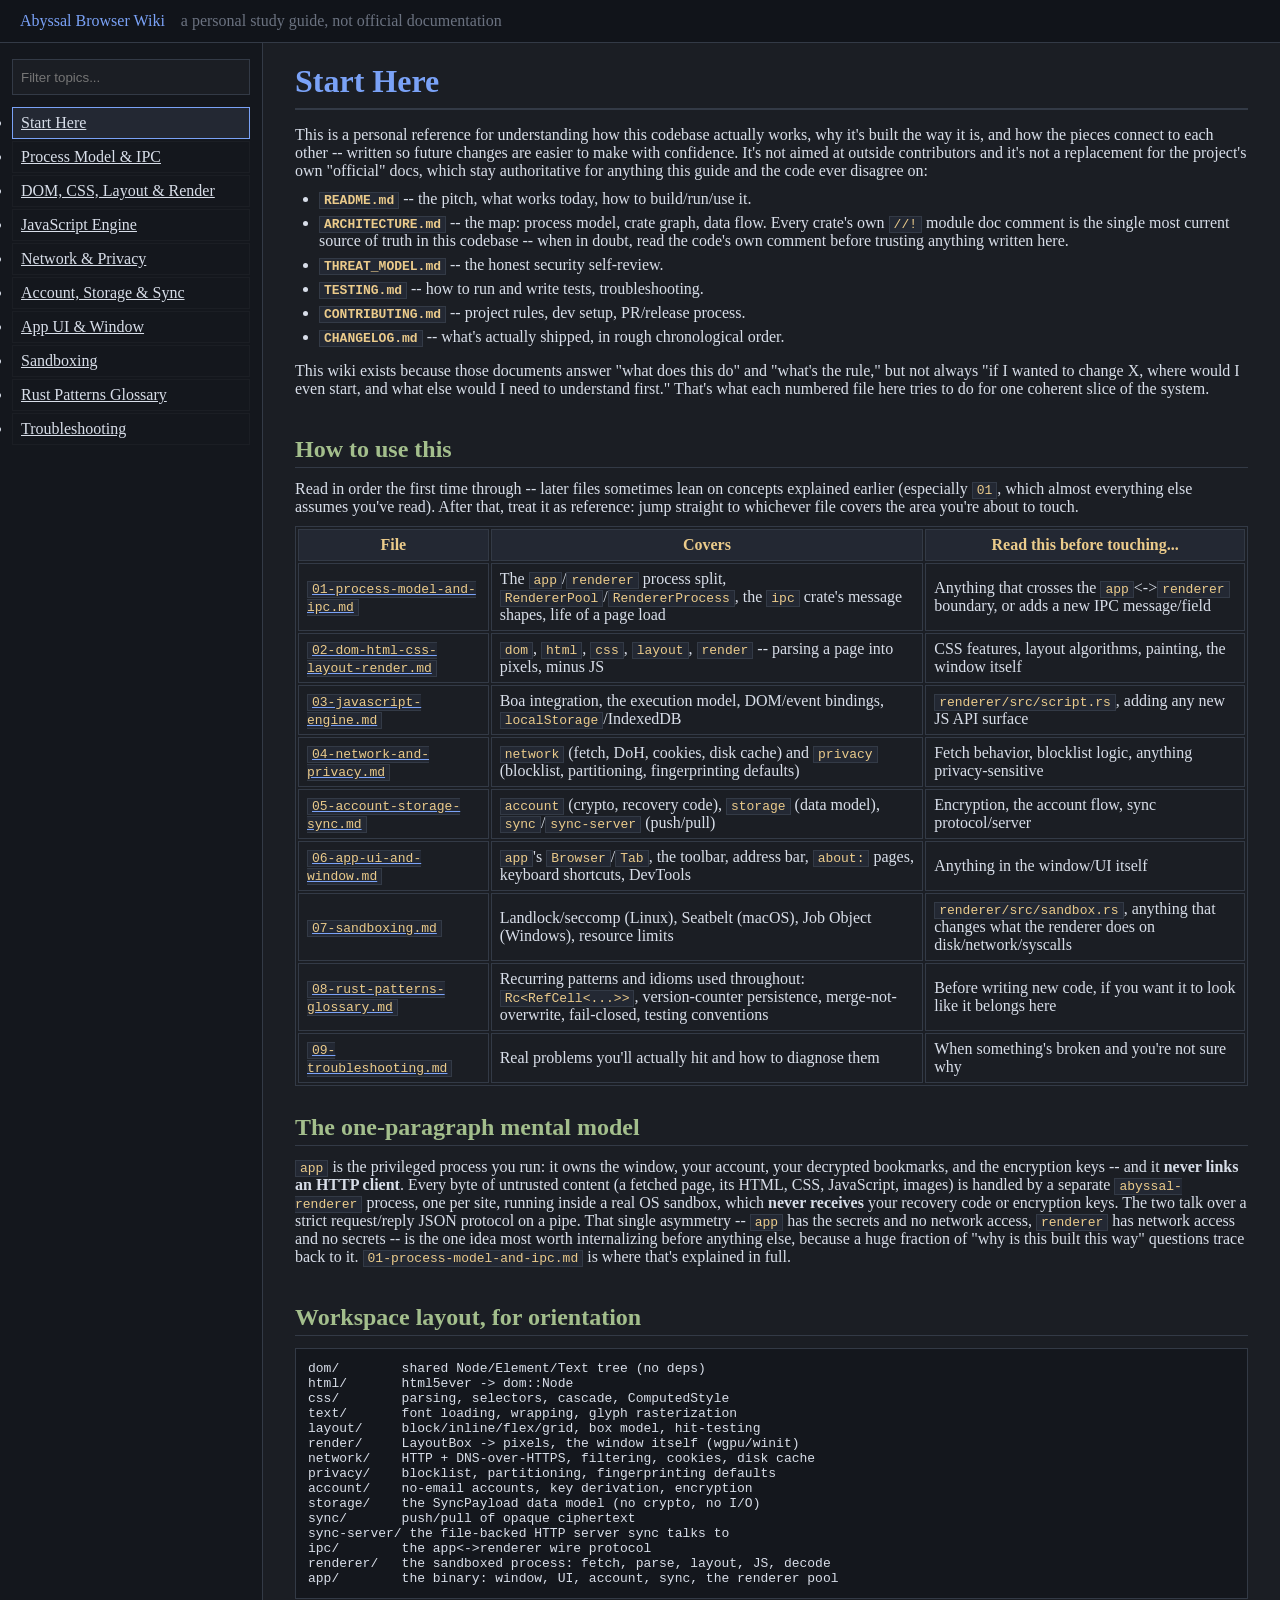
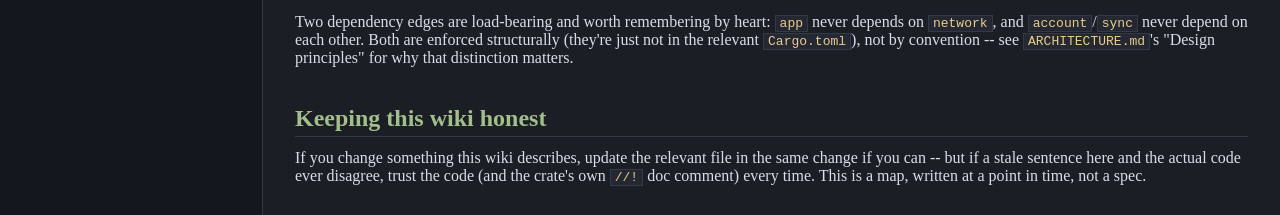
<file: docs/wiki-site/index.html>
<!DOCTYPE html>
<html>
<head>
<title>Start Here - Abyssal Browser Wiki</title>
<link rel="stylesheet" href="style.css">
</head>
<body>
<div class="topbar">
  <span class="brand">Abyssal Browser Wiki</span>
  <span class="subtitle">a personal study guide, not official documentation</span>
</div>
<div class="layout">
  <div class="sidebar">
    <input type="text" id="filterBox" placeholder="Filter topics...">
    <ul id="topicList">
      <li class="active"><a href="index.html" data-title="start here">Start Here</a></li>
      <li><a href="01-process-model-and-ipc.html" data-title="process model & ipc">Process Model &amp; IPC</a></li>
      <li><a href="02-dom-html-css-layout-render.html" data-title="dom, css, layout & render">DOM, CSS, Layout &amp; Render</a></li>
      <li><a href="03-javascript-engine.html" data-title="javascript engine">JavaScript Engine</a></li>
      <li><a href="04-network-and-privacy.html" data-title="network & privacy">Network &amp; Privacy</a></li>
      <li><a href="05-account-storage-sync.html" data-title="account, storage & sync">Account, Storage &amp; Sync</a></li>
      <li><a href="06-app-ui-and-window.html" data-title="app ui & window">App UI &amp; Window</a></li>
      <li><a href="07-sandboxing.html" data-title="sandboxing">Sandboxing</a></li>
      <li><a href="08-rust-patterns-glossary.html" data-title="rust patterns glossary">Rust Patterns Glossary</a></li>
      <li><a href="09-troubleshooting.html" data-title="troubleshooting">Troubleshooting</a></li>
    </ul>
  </div>
  <div class="content">
    <h1>Start Here</h1>
    <p>This is a personal reference for understanding how this codebase actually works, why it's built the way it is, and how the pieces connect to each other -- written so future changes are easier to make with confidence. It's not aimed at outside contributors and it's not a replacement for the project's own "official" docs, which stay authoritative for anything this guide and the code ever disagree on:</p>
<ul>
<li><strong><code>README.md</code></strong> -- the pitch, what works today, how to build/run/use it.</li>
<li><strong><code>ARCHITECTURE.md</code></strong> -- the map: process model, crate graph, data flow. Every crate's own <code>//!</code> module doc comment is the single most current source of truth in this codebase -- when in doubt, read the code's own comment before trusting anything written here.</li>
<li><strong><code>THREAT_MODEL.md</code></strong> -- the honest security self-review.</li>
<li><strong><code>TESTING.md</code></strong> -- how to run and write tests, troubleshooting.</li>
<li><strong><code>CONTRIBUTING.md</code></strong> -- project rules, dev setup, PR/release process.</li>
<li><strong><code>CHANGELOG.md</code></strong> -- what's actually shipped, in rough chronological order.</li>
</ul>
<p>This wiki exists because those documents answer "what does this do" and "what's the rule," but not always "if I wanted to change X, where would I even start, and what else would I need to understand first." That's what each numbered file here tries to do for one coherent slice of the system.</p>
<h2 id="how-to-use-this">How to use this</h2>
<p>Read in order the first time through -- later files sometimes lean on concepts explained earlier (especially <code>01</code>, which almost everything else assumes you've read). After that, treat it as reference: jump straight to whichever file covers the area you're about to touch.</p>
<div class="table-wrap"><table>
<tr><th>File</th><th>Covers</th><th>Read this before touching...</th></tr>
<tr><td><a href="01-process-model-and-ipc.html"><code>01-process-model-and-ipc.md</code></a></td><td>The <code>app</code>/<code>renderer</code> process split, <code>RendererPool</code>/<code>RendererProcess</code>, the <code>ipc</code> crate's message shapes, life of a page load</td><td>Anything that crosses the <code>app</code>&lt;-&gt;<code>renderer</code> boundary, or adds a new IPC message/field</td></tr>
<tr><td><a href="02-dom-html-css-layout-render.html"><code>02-dom-html-css-layout-render.md</code></a></td><td><code>dom</code>, <code>html</code>, <code>css</code>, <code>layout</code>, <code>render</code> -- parsing a page into pixels, minus JS</td><td>CSS features, layout algorithms, painting, the window itself</td></tr>
<tr><td><a href="03-javascript-engine.html"><code>03-javascript-engine.md</code></a></td><td>Boa integration, the execution model, DOM/event bindings, <code>localStorage</code>/IndexedDB</td><td><code>renderer/src/script.rs</code>, adding any new JS API surface</td></tr>
<tr><td><a href="04-network-and-privacy.html"><code>04-network-and-privacy.md</code></a></td><td><code>network</code> (fetch, DoH, cookies, disk cache) and <code>privacy</code> (blocklist, partitioning, fingerprinting defaults)</td><td>Fetch behavior, blocklist logic, anything privacy-sensitive</td></tr>
<tr><td><a href="05-account-storage-sync.html"><code>05-account-storage-sync.md</code></a></td><td><code>account</code> (crypto, recovery code), <code>storage</code> (data model), <code>sync</code>/<code>sync-server</code> (push/pull)</td><td>Encryption, the account flow, sync protocol/server</td></tr>
<tr><td><a href="06-app-ui-and-window.html"><code>06-app-ui-and-window.md</code></a></td><td><code>app</code>'s <code>Browser</code>/<code>Tab</code>, the toolbar, address bar, <code>about:</code> pages, keyboard shortcuts, DevTools</td><td>Anything in the window/UI itself</td></tr>
<tr><td><a href="07-sandboxing.html"><code>07-sandboxing.md</code></a></td><td>Landlock/seccomp (Linux), Seatbelt (macOS), Job Object (Windows), resource limits</td><td><code>renderer/src/sandbox.rs</code>, anything that changes what the renderer does on disk/network/syscalls</td></tr>
<tr><td><a href="08-rust-patterns-glossary.html"><code>08-rust-patterns-glossary.md</code></a></td><td>Recurring patterns and idioms used throughout: <code>Rc&lt;RefCell&lt;...&gt;&gt;</code>, version-counter persistence, merge-not-overwrite, fail-closed, testing conventions</td><td>Before writing new code, if you want it to look like it belongs here</td></tr>
<tr><td><a href="09-troubleshooting.html"><code>09-troubleshooting.md</code></a></td><td>Real problems you'll actually hit and how to diagnose them</td><td>When something's broken and you're not sure why</td></tr>
</table></div>
<h2 id="the-one-paragraph-mental-model">The one-paragraph mental model</h2>
<p><code>app</code> is the privileged process you run: it owns the window, your account, your decrypted bookmarks, and the encryption keys -- and it <strong>never links an HTTP client</strong>. Every byte of untrusted content (a fetched page, its HTML, CSS, JavaScript, images) is handled by a separate <code>abyssal-renderer</code> process, one per site, running inside a real OS sandbox, which <strong>never receives</strong> your recovery code or encryption keys. The two talk over a strict request/reply JSON protocol on a pipe. That single asymmetry -- <code>app</code> has the secrets and no network access, <code>renderer</code> has network access and no secrets -- is the one idea most worth internalizing before anything else, because a huge fraction of "why is this built this way" questions trace back to it. <code>01-process-model-and-ipc.md</code> is where that's explained in full.</p>
<h2 id="workspace-layout-for-orientation">Workspace layout, for orientation</h2>
<pre><code>dom/        shared Node/Element/Text tree (no deps)
html/       html5ever -&gt; dom::Node
css/        parsing, selectors, cascade, ComputedStyle
text/       font loading, wrapping, glyph rasterization
layout/     block/inline/flex/grid, box model, hit-testing
render/     LayoutBox -&gt; pixels, the window itself (wgpu/winit)
network/    HTTP + DNS-over-HTTPS, filtering, cookies, disk cache
privacy/    blocklist, partitioning, fingerprinting defaults
account/    no-email accounts, key derivation, encryption
storage/    the SyncPayload data model (no crypto, no I/O)
sync/       push/pull of opaque ciphertext
sync-server/ the file-backed HTTP server sync talks to
ipc/        the app&lt;-&gt;renderer wire protocol
renderer/   the sandboxed process: fetch, parse, layout, JS, decode
app/        the binary: window, UI, account, sync, the renderer pool</code></pre>
<p>Two dependency edges are load-bearing and worth remembering by heart: <code>app</code> never depends on <code>network</code>, and <code>account</code>/<code>sync</code> never depend on each other. Both are enforced structurally (they're just not in the relevant <code>Cargo.toml</code>), not by convention -- see <code>ARCHITECTURE.md</code>'s "Design principles" for why that distinction matters.</p>
<h2 id="keeping-this-wiki-honest">Keeping this wiki honest</h2>
<p>If you change something this wiki describes, update the relevant file in the same change if you can -- but if a stale sentence here and the actual code ever disagree, trust the code (and the crate's own <code>//!</code> doc comment) every time. This is a map, written at a point in time, not a spec.</p>
  </div>
</div>
<script>
var box = document.getElementById('filterBox');
box.addEventListener('input', function () {
  var q = box.value.toLowerCase();
  var items = document.getElementById('topicList');
  var links = items.querySelectorAll('a');
  for (var i = 0; i < links.length; i++) {
    var link = links[i];
    var title = link.getAttribute('data-title');
    if (q === '' || title.indexOf(q) !== -1) {
      link.classList.remove('hidden');
    } else {
      link.classList.add('hidden');
    }
  }
});
</script>
</body>
</html>
</file>
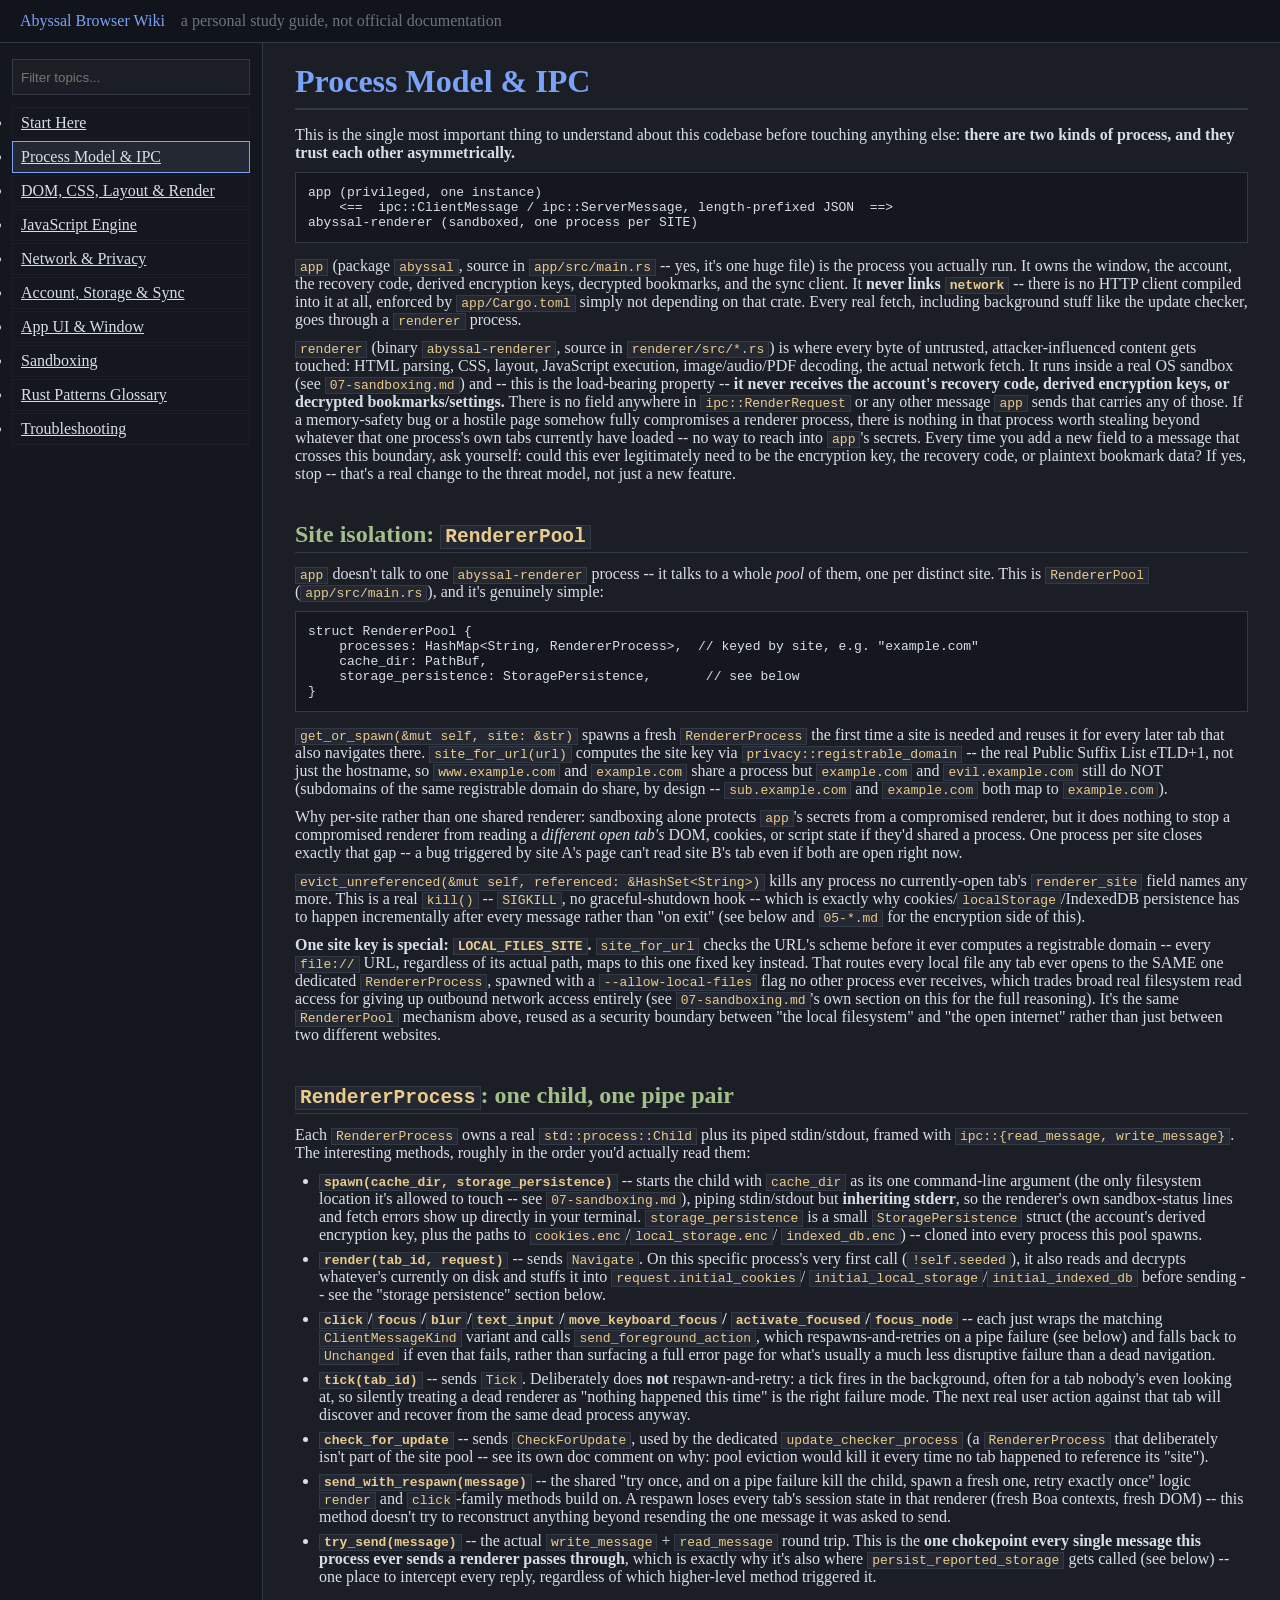
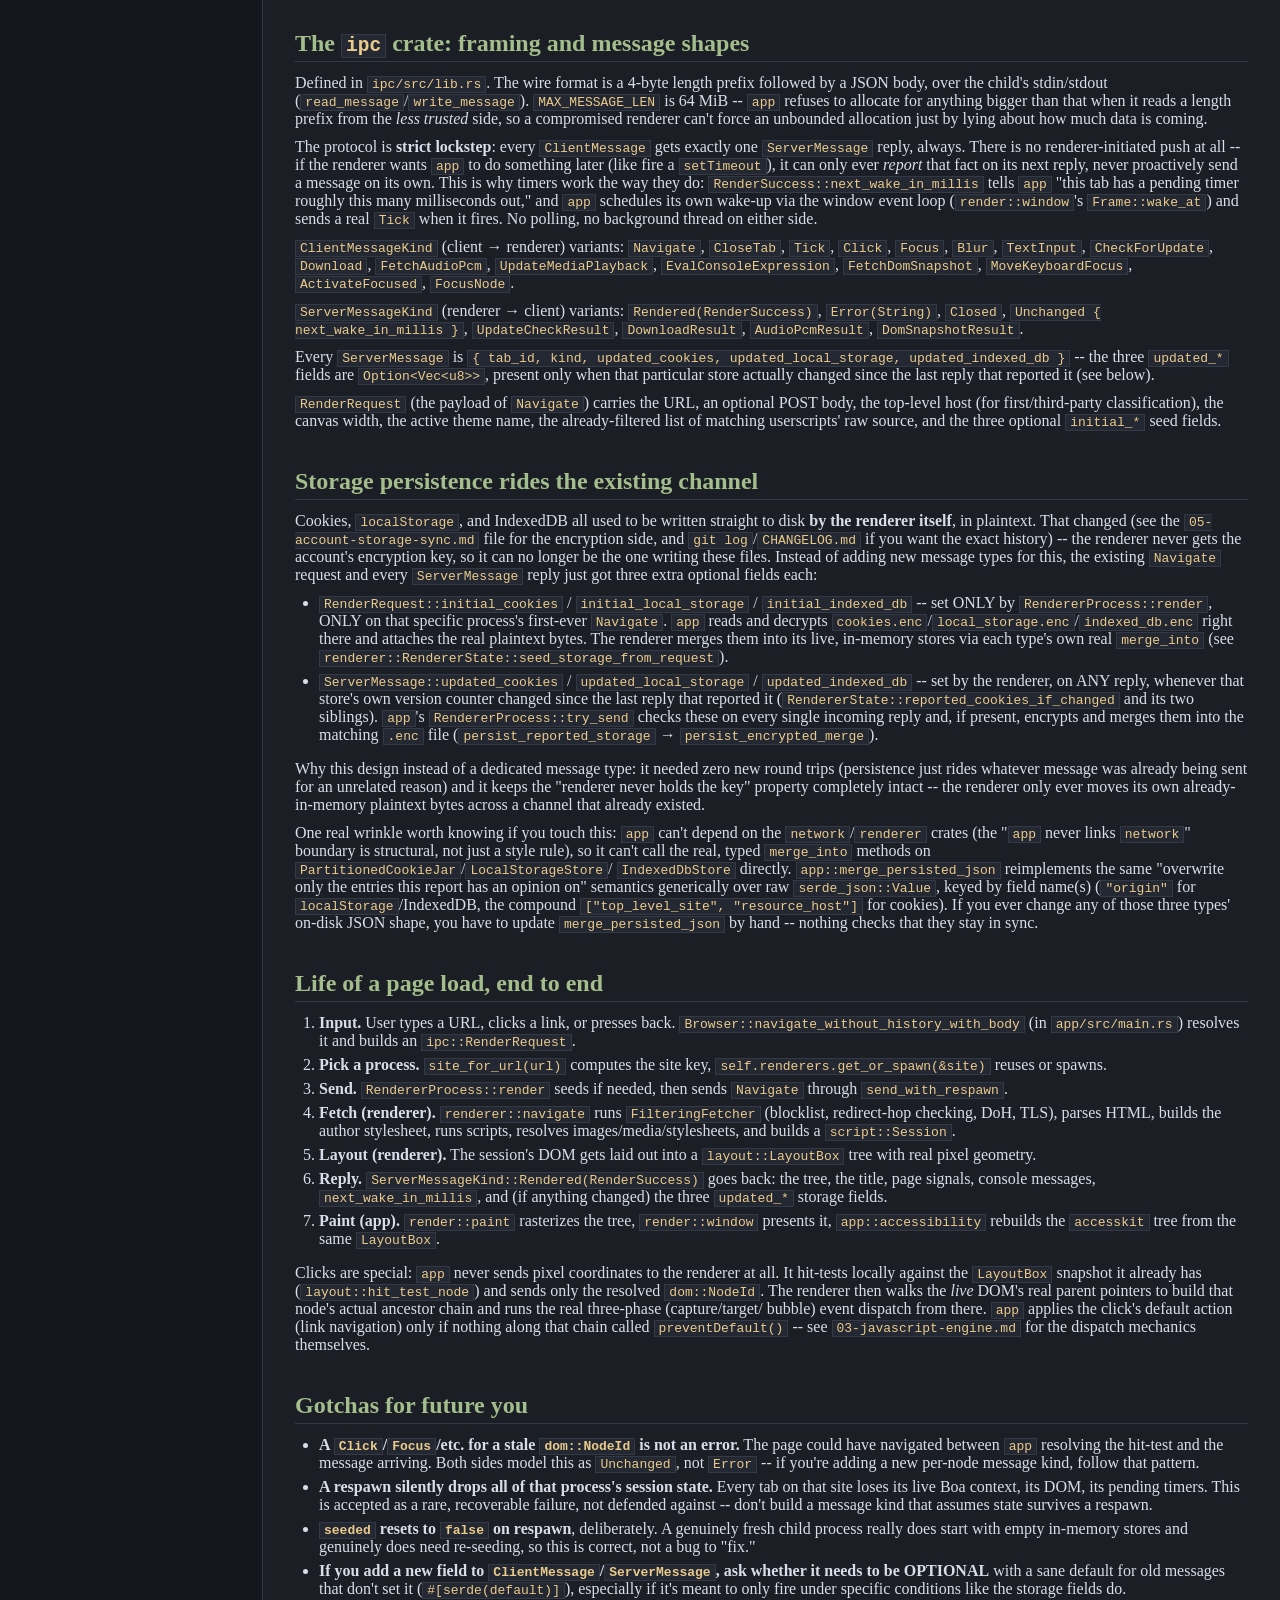
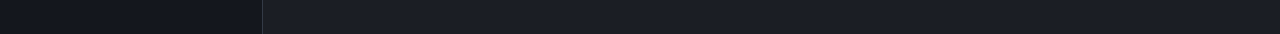
<file: docs/wiki-site/01-process-model-and-ipc.html>
<!DOCTYPE html>
<html>
<head>
<title>Process Model &amp; IPC - Abyssal Browser Wiki</title>
<link rel="stylesheet" href="style.css">
</head>
<body>
<div class="topbar">
  <span class="brand">Abyssal Browser Wiki</span>
  <span class="subtitle">a personal study guide, not official documentation</span>
</div>
<div class="layout">
  <div class="sidebar">
    <input type="text" id="filterBox" placeholder="Filter topics...">
    <ul id="topicList">
      <li><a href="index.html" data-title="start here">Start Here</a></li>
      <li class="active"><a href="01-process-model-and-ipc.html" data-title="process model & ipc">Process Model &amp; IPC</a></li>
      <li><a href="02-dom-html-css-layout-render.html" data-title="dom, css, layout & render">DOM, CSS, Layout &amp; Render</a></li>
      <li><a href="03-javascript-engine.html" data-title="javascript engine">JavaScript Engine</a></li>
      <li><a href="04-network-and-privacy.html" data-title="network & privacy">Network &amp; Privacy</a></li>
      <li><a href="05-account-storage-sync.html" data-title="account, storage & sync">Account, Storage &amp; Sync</a></li>
      <li><a href="06-app-ui-and-window.html" data-title="app ui & window">App UI &amp; Window</a></li>
      <li><a href="07-sandboxing.html" data-title="sandboxing">Sandboxing</a></li>
      <li><a href="08-rust-patterns-glossary.html" data-title="rust patterns glossary">Rust Patterns Glossary</a></li>
      <li><a href="09-troubleshooting.html" data-title="troubleshooting">Troubleshooting</a></li>
    </ul>
  </div>
  <div class="content">
    <h1>Process Model &amp; IPC</h1>
    <p>This is the single most important thing to understand about this codebase before touching anything else: <strong>there are two kinds of process, and they trust each other asymmetrically.</strong></p>
<pre><code>app (privileged, one instance)
    &lt;==  ipc::ClientMessage / ipc::ServerMessage, length-prefixed JSON  ==&gt;
abyssal-renderer (sandboxed, one process per SITE)</code></pre>
<p><code>app</code> (package <code>abyssal</code>, source in <code>app/src/main.rs</code> -- yes, it's one huge file) is the process you actually run. It owns the window, the account, the recovery code, derived encryption keys, decrypted bookmarks, and the sync client. It <strong>never links <code>network</code></strong> -- there is no HTTP client compiled into it at all, enforced by <code>app/Cargo.toml</code> simply not depending on that crate. Every real fetch, including background stuff like the update checker, goes through a <code>renderer</code> process.</p>
<p><code>renderer</code> (binary <code>abyssal-renderer</code>, source in <code>renderer/src/*.rs</code>) is where every byte of untrusted, attacker-influenced content gets touched: HTML parsing, CSS, layout, JavaScript execution, image/audio/PDF decoding, the actual network fetch. It runs inside a real OS sandbox (see <code>07-sandboxing.md</code>) and -- this is the load-bearing property -- <strong>it never receives the account's recovery code, derived encryption keys, or decrypted bookmarks/settings.</strong> There is no field anywhere in <code>ipc::RenderRequest</code> or any other message <code>app</code> sends that carries any of those. If a memory-safety bug or a hostile page somehow fully compromises a renderer process, there is nothing in that process worth stealing beyond whatever that one process's own tabs currently have loaded -- no way to reach into <code>app</code>'s secrets. Every time you add a new field to a message that crosses this boundary, ask yourself: could this ever legitimately need to be the encryption key, the recovery code, or plaintext bookmark data? If yes, stop -- that's a real change to the threat model, not just a new feature.</p>
<h2 id="site-isolation-rendererpool">Site isolation: <code>RendererPool</code></h2>
<p><code>app</code> doesn't talk to one <code>abyssal-renderer</code> process -- it talks to a whole <em>pool</em> of them, one per distinct site. This is <code>RendererPool</code> (<code>app/src/main.rs</code>), and it's genuinely simple:</p>
<pre class="lang-rust"><code>struct RendererPool {
    processes: HashMap&lt;String, RendererProcess&gt;,  // keyed by site, e.g. "example.com"
    cache_dir: PathBuf,
    storage_persistence: StoragePersistence,       // see below
}</code></pre>
<p><code>get_or_spawn(&amp;mut self, site: &amp;str)</code> spawns a fresh <code>RendererProcess</code> the first time a site is needed and reuses it for every later tab that also navigates there. <code>site_for_url(url)</code> computes the site key via <code>privacy::registrable_domain</code> -- the real Public Suffix List eTLD+1, not just the hostname, so <code>www.example.com</code> and <code>example.com</code> share a process but <code>example.com</code> and <code>evil.example.com</code> still do NOT (subdomains of the same registrable domain do share, by design -- <code>sub.example.com</code> and <code>example.com</code> both map to <code>example.com</code>).</p>
<p>Why per-site rather than one shared renderer: sandboxing alone protects <code>app</code>'s secrets from a compromised renderer, but it does nothing to stop a compromised renderer from reading a <em>different open tab's</em> DOM, cookies, or script state if they'd shared a process. One process per site closes exactly that gap -- a bug triggered by site A's page can't read site B's tab even if both are open right now.</p>
<p><code>evict_unreferenced(&amp;mut self, referenced: &amp;HashSet&lt;String&gt;)</code> kills any process no currently-open tab's <code>renderer_site</code> field names any more. This is a real <code>kill()</code> -- <code>SIGKILL</code>, no graceful-shutdown hook -- which is exactly why cookies/<code>localStorage</code>/IndexedDB persistence has to happen incrementally after every message rather than "on exit" (see below and <code>05-*.md</code> for the encryption side of this).</p>
<p><strong>One site key is special: <code>LOCAL_FILES_SITE</code>.</strong> <code>site_for_url</code> checks the URL's scheme before it ever computes a registrable domain -- every <code>file://</code> URL, regardless of its actual path, maps to this one fixed key instead. That routes every local file any tab ever opens to the SAME one dedicated <code>RendererProcess</code>, spawned with a <code>--allow-local-files</code> flag no other process ever receives, which trades broad real filesystem read access for giving up outbound network access entirely (see <code>07-sandboxing.md</code>'s own section on this for the full reasoning). It's the same <code>RendererPool</code> mechanism above, reused as a security boundary between "the local filesystem" and "the open internet" rather than just between two different websites.</p>
<h2 id="rendererprocess-one-child-one-pipe-pair"><code>RendererProcess</code>: one child, one pipe pair</h2>
<p>Each <code>RendererProcess</code> owns a real <code>std::process::Child</code> plus its piped stdin/stdout, framed with <code>ipc::{read_message, write_message}</code>. The interesting methods, roughly in the order you'd actually read them:</p>
<ul>
<li><strong><code>spawn(cache_dir, storage_persistence)</code></strong> -- starts the child with <code>cache_dir</code> as its one command-line argument (the only filesystem location it's allowed to touch -- see <code>07-sandboxing.md</code>), piping stdin/stdout but <strong>inheriting stderr</strong>, so the renderer's own sandbox-status lines and fetch errors show up directly in your terminal. <code>storage_persistence</code> is a small <code>StoragePersistence</code> struct (the account's derived encryption key, plus the paths to <code>cookies.enc</code>/<code>local_storage.enc</code>/ <code>indexed_db.enc</code>) -- cloned into every process this pool spawns.</li>
<li><strong><code>render(tab_id, request)</code></strong> -- sends <code>Navigate</code>. On this specific process's very first call (<code>!self.seeded</code>), it also reads and decrypts whatever's currently on disk and stuffs it into <code>request.initial_cookies</code>/ <code>initial_local_storage</code>/<code>initial_indexed_db</code> before sending -- see the "storage persistence" section below.</li>
<li><strong><code>click</code>/<code>focus</code>/<code>blur</code>/<code>text_input</code>/<code>move_keyboard_focus</code>/ <code>activate_focused</code>/<code>focus_node</code></strong> -- each just wraps the matching <code>ClientMessageKind</code> variant and calls <code>send_foreground_action</code>, which respawns-and-retries on a pipe failure (see below) and falls back to <code>Unchanged</code> if even that fails, rather than surfacing a full error page for what's usually a much less disruptive failure than a dead navigation.</li>
<li><strong><code>tick(tab_id)</code></strong> -- sends <code>Tick</code>. Deliberately does <strong>not</strong> respawn-and-retry: a tick fires in the background, often for a tab nobody's even looking at, so silently treating a dead renderer as "nothing happened this time" is the right failure mode. The next real user action against that tab will discover and recover from the same dead process anyway.</li>
<li><strong><code>check_for_update</code></strong> -- sends <code>CheckForUpdate</code>, used by the dedicated <code>update_checker_process</code> (a <code>RendererProcess</code> that deliberately isn't part of the site pool -- see its own doc comment on why: pool eviction would kill it every time no tab happened to reference its "site").</li>
<li><strong><code>send_with_respawn(message)</code></strong> -- the shared "try once, and on a pipe failure kill the child, spawn a fresh one, retry exactly once" logic <code>render</code> and <code>click</code>-family methods build on. A respawn loses every tab's session state in that renderer (fresh Boa contexts, fresh DOM) -- this method doesn't try to reconstruct anything beyond resending the one message it was asked to send.</li>
<li><strong><code>try_send(message)</code></strong> -- the actual <code>write_message</code> + <code>read_message</code> round trip. This is the <strong>one chokepoint every single message this process ever sends a renderer passes through</strong>, which is exactly why it's also where <code>persist_reported_storage</code> gets called (see below) -- one place to intercept every reply, regardless of which higher-level method triggered it.</li>
</ul>
<h2 id="the-ipc-crate-framing-and-message-shapes">The <code>ipc</code> crate: framing and message shapes</h2>
<p>Defined in <code>ipc/src/lib.rs</code>. The wire format is a 4-byte length prefix followed by a JSON body, over the child's stdin/stdout (<code>read_message</code>/<code>write_message</code>). <code>MAX_MESSAGE_LEN</code> is 64 MiB -- <code>app</code> refuses to allocate for anything bigger than that when it reads a length prefix from the <em>less trusted</em> side, so a compromised renderer can't force an unbounded allocation just by lying about how much data is coming.</p>
<p>The protocol is <strong>strict lockstep</strong>: every <code>ClientMessage</code> gets exactly one <code>ServerMessage</code> reply, always. There is no renderer-initiated push at all -- if the renderer wants <code>app</code> to do something later (like fire a <code>setTimeout</code>), it can only ever <em>report</em> that fact on its next reply, never proactively send a message on its own. This is why timers work the way they do: <code>RenderSuccess::next_wake_in_millis</code> tells <code>app</code> "this tab has a pending timer roughly this many milliseconds out," and <code>app</code> schedules its own wake-up via the window event loop (<code>render::window</code>'s <code>Frame::wake_at</code>) and sends a real <code>Tick</code> when it fires. No polling, no background thread on either side.</p>
<p><code>ClientMessageKind</code> (client → renderer) variants: <code>Navigate</code>, <code>CloseTab</code>, <code>Tick</code>, <code>Click</code>, <code>Focus</code>, <code>Blur</code>, <code>TextInput</code>, <code>CheckForUpdate</code>, <code>Download</code>, <code>FetchAudioPcm</code>, <code>UpdateMediaPlayback</code>, <code>EvalConsoleExpression</code>, <code>FetchDomSnapshot</code>, <code>MoveKeyboardFocus</code>, <code>ActivateFocused</code>, <code>FocusNode</code>.</p>
<p><code>ServerMessageKind</code> (renderer → client) variants: <code>Rendered(RenderSuccess)</code>, <code>Error(String)</code>, <code>Closed</code>, <code>Unchanged { next_wake_in_millis }</code>, <code>UpdateCheckResult</code>, <code>DownloadResult</code>, <code>AudioPcmResult</code>, <code>DomSnapshotResult</code>.</p>
<p>Every <code>ServerMessage</code> is <code>{ tab_id, kind, updated_cookies, updated_local_storage, updated_indexed_db }</code> -- the three <code>updated_*</code> fields are <code>Option&lt;Vec&lt;u8&gt;&gt;</code>, present only when that particular store actually changed since the last reply that reported it (see below).</p>
<p><code>RenderRequest</code> (the payload of <code>Navigate</code>) carries the URL, an optional POST body, the top-level host (for first/third-party classification), the canvas width, the active theme name, the already-filtered list of matching userscripts' raw source, and the three optional <code>initial_*</code> seed fields.</p>
<h2 id="storage-persistence-rides-the-existing-channel">Storage persistence rides the existing channel</h2>
<p>Cookies, <code>localStorage</code>, and IndexedDB all used to be written straight to disk <strong>by the renderer itself</strong>, in plaintext. That changed (see the <code>05-account-storage-sync.md</code> file for the encryption side, and <code>git log</code>/<code>CHANGELOG.md</code> if you want the exact history) -- the renderer never gets the account's encryption key, so it can no longer be the one writing these files. Instead of adding new message types for this, the existing <code>Navigate</code> request and every <code>ServerMessage</code> reply just got three extra optional fields each:</p>
<ul>
<li><code>RenderRequest::initial_cookies</code> / <code>initial_local_storage</code> / <code>initial_indexed_db</code> -- set ONLY by <code>RendererProcess::render</code>, ONLY on that specific process's first-ever <code>Navigate</code>. <code>app</code> reads and decrypts <code>cookies.enc</code>/<code>local_storage.enc</code>/<code>indexed_db.enc</code> right there and attaches the real plaintext bytes. The renderer merges them into its live, in-memory stores via each type's own real <code>merge_into</code> (see <code>renderer::RendererState::seed_storage_from_request</code>).</li>
<li><code>ServerMessage::updated_cookies</code> / <code>updated_local_storage</code> / <code>updated_indexed_db</code> -- set by the renderer, on ANY reply, whenever that store's own version counter changed since the last reply that reported it (<code>RendererState::reported_cookies_if_changed</code> and its two siblings). <code>app</code>'s <code>RendererProcess::try_send</code> checks these on every single incoming reply and, if present, encrypts and merges them into the matching <code>.enc</code> file (<code>persist_reported_storage</code> → <code>persist_encrypted_merge</code>).</li>
</ul>
<p>Why this design instead of a dedicated message type: it needed zero new round trips (persistence just rides whatever message was already being sent for an unrelated reason) and it keeps the "renderer never holds the key" property completely intact -- the renderer only ever moves its own already-in-memory plaintext bytes across a channel that already existed.</p>
<p>One real wrinkle worth knowing if you touch this: <code>app</code> can't depend on the <code>network</code>/<code>renderer</code> crates (the "<code>app</code> never links <code>network</code>" boundary is structural, not just a style rule), so it can't call the real, typed <code>merge_into</code> methods on <code>PartitionedCookieJar</code>/<code>LocalStorageStore</code>/ <code>IndexedDbStore</code> directly. <code>app::merge_persisted_json</code> reimplements the same "overwrite only the entries this report has an opinion on" semantics generically over raw <code>serde_json::Value</code>, keyed by field name(s) (<code>"origin"</code> for <code>localStorage</code>/IndexedDB, the compound <code>["top_level_site", "resource_host"]</code> for cookies). If you ever change any of those three types' on-disk JSON shape, you have to update <code>merge_persisted_json</code> by hand -- nothing checks that they stay in sync.</p>
<h2 id="life-of-a-page-load-end-to-end">Life of a page load, end to end</h2>
<ol>
<li><strong>Input.</strong> User types a URL, clicks a link, or presses back. <code>Browser::navigate_without_history_with_body</code> (in <code>app/src/main.rs</code>) resolves it and builds an <code>ipc::RenderRequest</code>.</li>
<li><strong>Pick a process.</strong> <code>site_for_url(url)</code> computes the site key, <code>self.renderers.get_or_spawn(&amp;site)</code> reuses or spawns.</li>
<li><strong>Send.</strong> <code>RendererProcess::render</code> seeds if needed, then sends <code>Navigate</code> through <code>send_with_respawn</code>.</li>
<li><strong>Fetch (renderer).</strong> <code>renderer::navigate</code> runs <code>FilteringFetcher</code> (blocklist, redirect-hop checking, DoH, TLS), parses HTML, builds the author stylesheet, runs scripts, resolves images/media/stylesheets, and builds a <code>script::Session</code>.</li>
<li><strong>Layout (renderer).</strong> The session's DOM gets laid out into a <code>layout::LayoutBox</code> tree with real pixel geometry.</li>
<li><strong>Reply.</strong> <code>ServerMessageKind::Rendered(RenderSuccess)</code> goes back: the tree, the title, page signals, console messages, <code>next_wake_in_millis</code>, and (if anything changed) the three <code>updated_*</code> storage fields.</li>
<li><strong>Paint (app).</strong> <code>render::paint</code> rasterizes the tree, <code>render::window</code> presents it, <code>app::accessibility</code> rebuilds the <code>accesskit</code> tree from the same <code>LayoutBox</code>.</li>
</ol>
<p>Clicks are special: <code>app</code> never sends pixel coordinates to the renderer at all. It hit-tests locally against the <code>LayoutBox</code> snapshot it already has (<code>layout::hit_test_node</code>) and sends only the resolved <code>dom::NodeId</code>. The renderer then walks the <em>live</em> DOM's real parent pointers to build that node's actual ancestor chain and runs the real three-phase (capture/target/ bubble) event dispatch from there. <code>app</code> applies the click's default action (link navigation) only if nothing along that chain called <code>preventDefault()</code> -- see <code>03-javascript-engine.md</code> for the dispatch mechanics themselves.</p>
<h2 id="gotchas-for-future-you">Gotchas for future you</h2>
<ul>
<li><strong>A <code>Click</code>/<code>Focus</code>/etc. for a stale <code>dom::NodeId</code> is not an error.</strong> The page could have navigated between <code>app</code> resolving the hit-test and the message arriving. Both sides model this as <code>Unchanged</code>, not <code>Error</code> -- if you're adding a new per-node message kind, follow that pattern.</li>
<li><strong>A respawn silently drops all of that process's session state.</strong> Every tab on that site loses its live Boa context, its DOM, its pending timers. This is accepted as a rare, recoverable failure, not defended against -- don't build a message kind that assumes state survives a respawn.</li>
<li><strong><code>seeded</code> resets to <code>false</code> on respawn</strong>, deliberately. A genuinely fresh child process really does start with empty in-memory stores and genuinely does need re-seeding, so this is correct, not a bug to "fix."</li>
<li><strong>If you add a new field to <code>ClientMessage</code>/<code>ServerMessage</code>, ask whether it needs to be OPTIONAL</strong> with a sane default for old messages that don't set it (<code>#[serde(default)]</code>), especially if it's meant to only fire under specific conditions like the storage fields do.</li>
</ul>
  </div>
</div>
<script>
var box = document.getElementById('filterBox');
box.addEventListener('input', function () {
  var q = box.value.toLowerCase();
  var items = document.getElementById('topicList');
  var links = items.querySelectorAll('a');
  for (var i = 0; i < links.length; i++) {
    var link = links[i];
    var title = link.getAttribute('data-title');
    if (q === '' || title.indexOf(q) !== -1) {
      link.classList.remove('hidden');
    } else {
      link.classList.add('hidden');
    }
  }
});
</script>
</body>
</html>
</file>
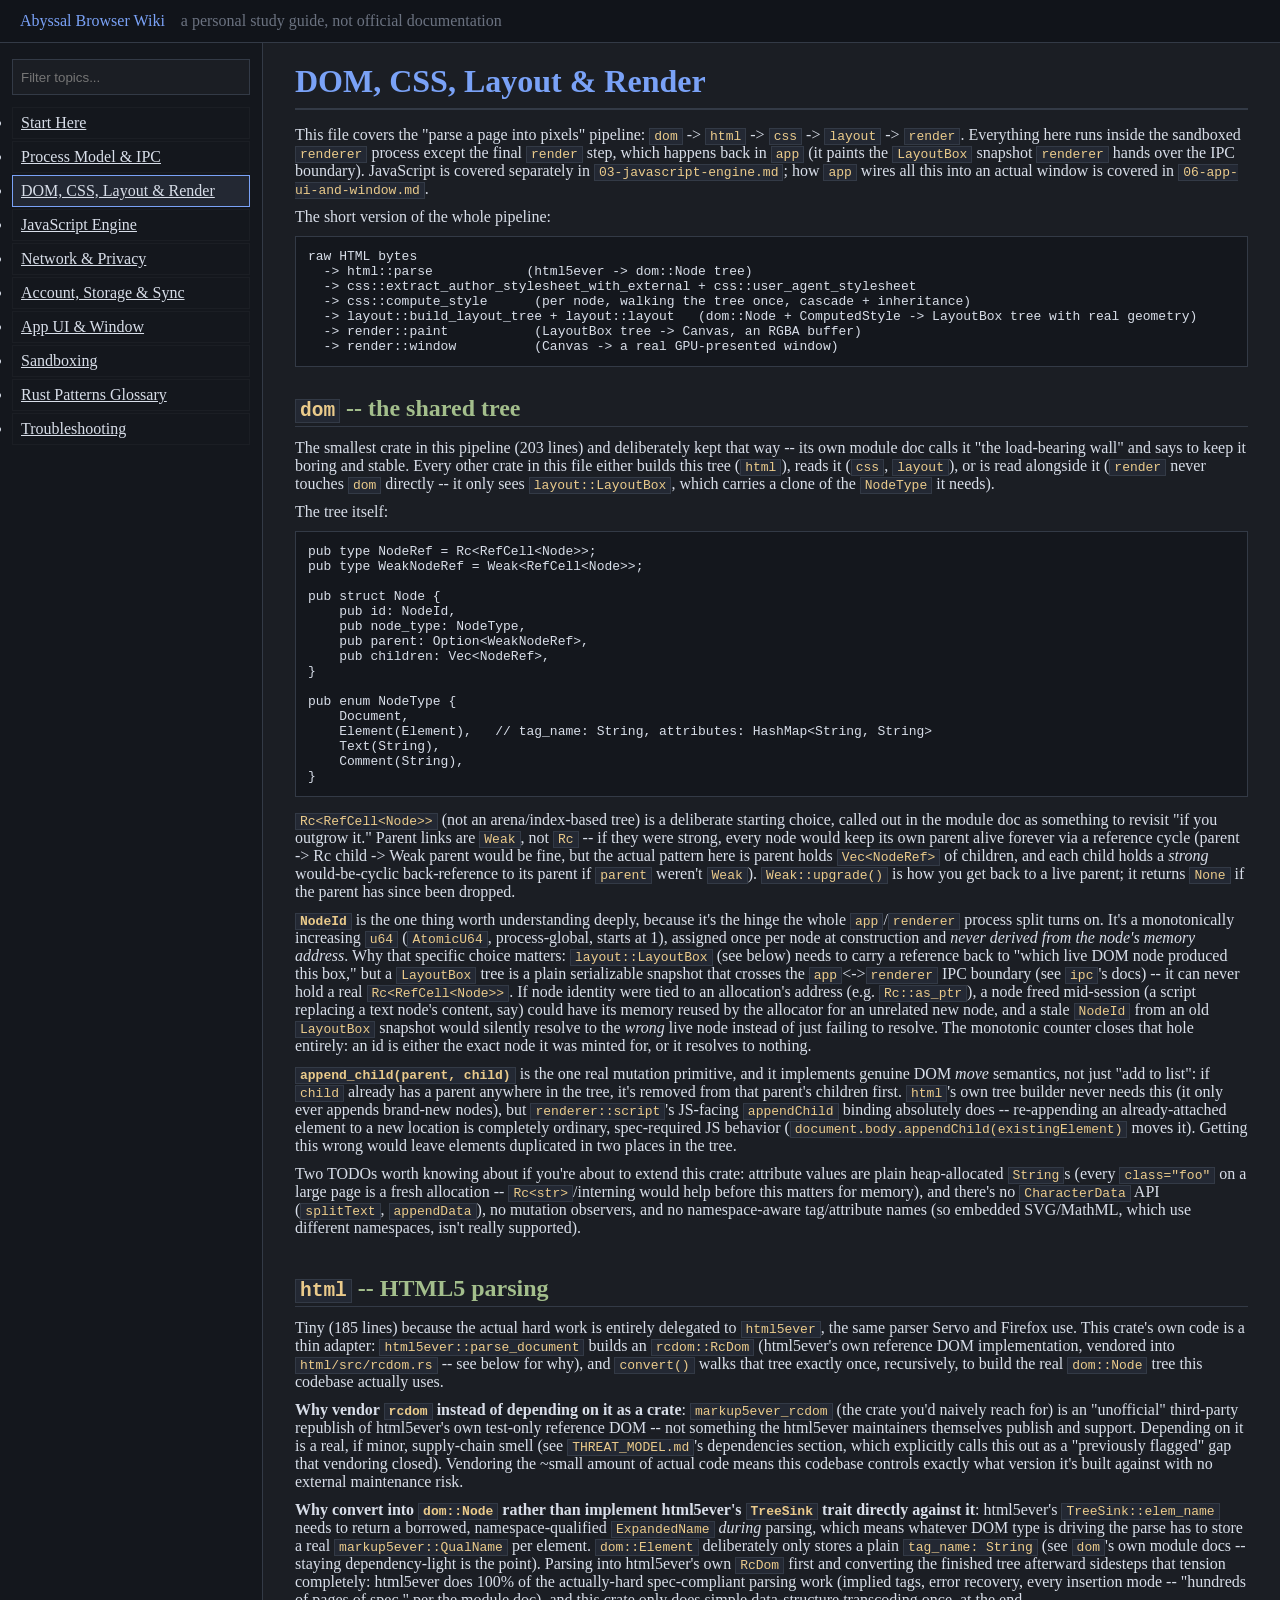
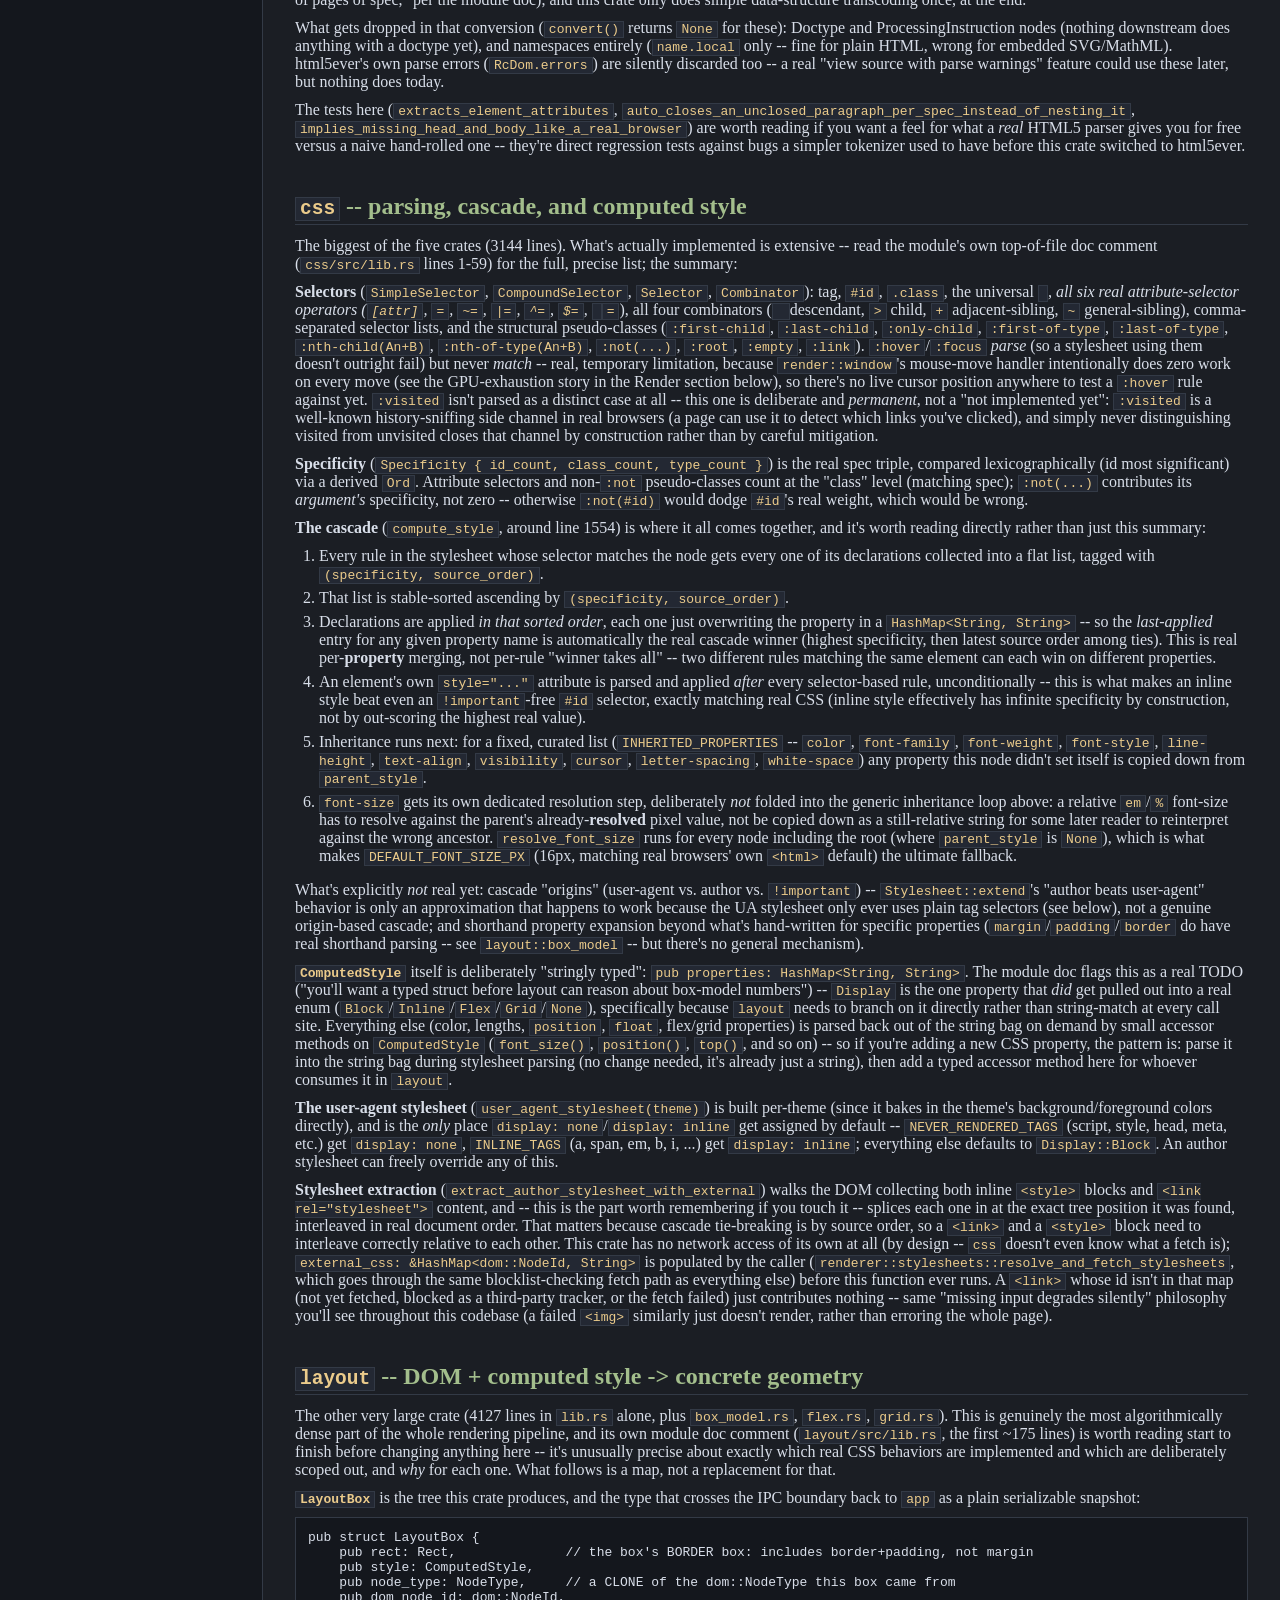
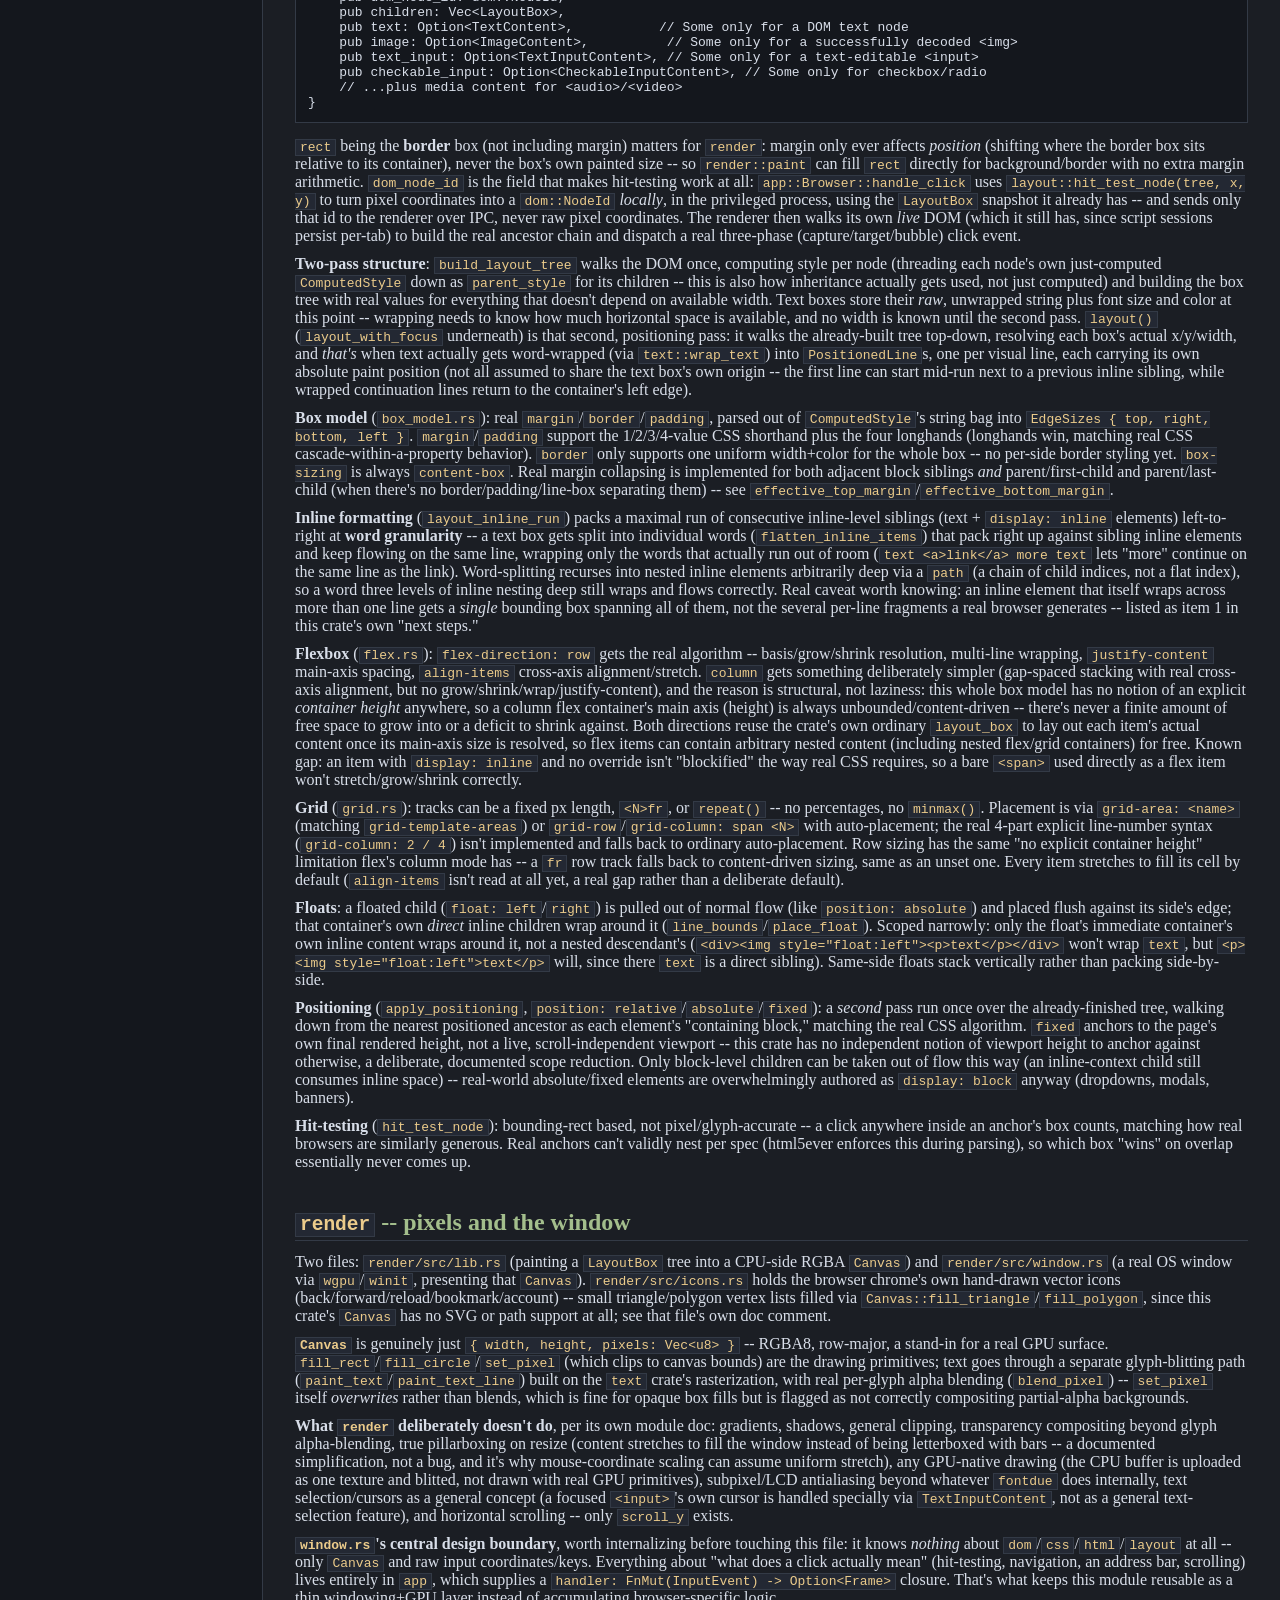
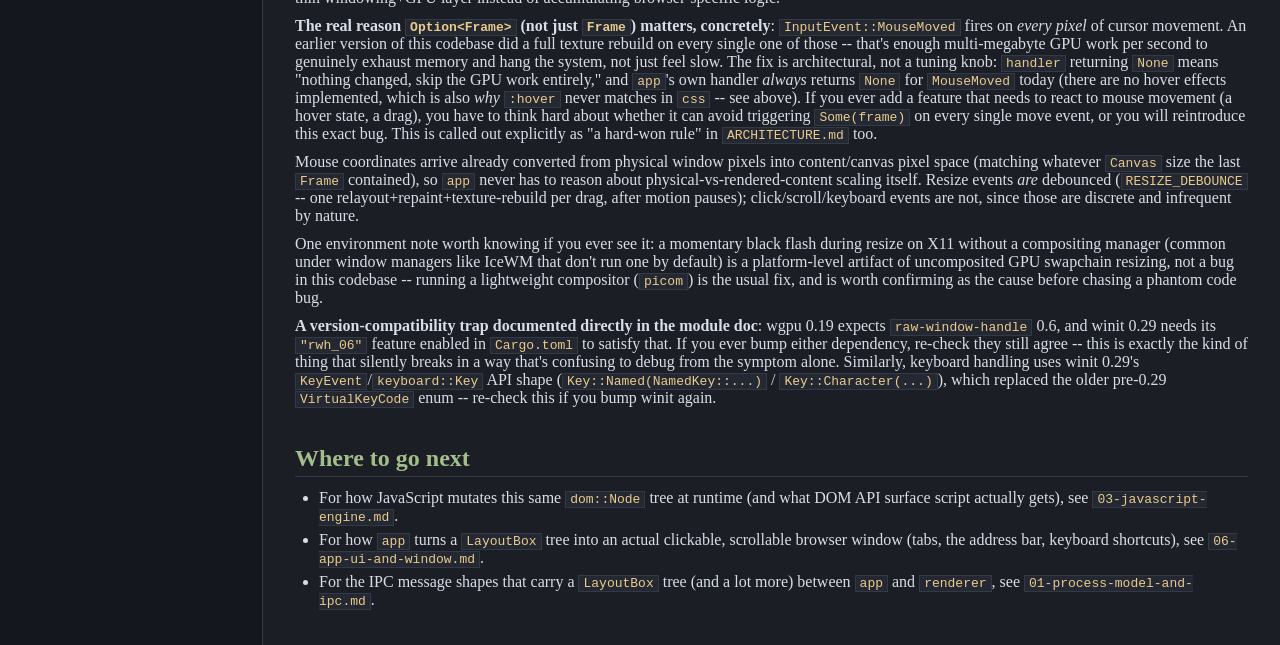
<file: docs/wiki-site/02-dom-html-css-layout-render.html>
<!DOCTYPE html>
<html>
<head>
<title>DOM, CSS, Layout &amp; Render - Abyssal Browser Wiki</title>
<link rel="stylesheet" href="style.css">
</head>
<body>
<div class="topbar">
  <span class="brand">Abyssal Browser Wiki</span>
  <span class="subtitle">a personal study guide, not official documentation</span>
</div>
<div class="layout">
  <div class="sidebar">
    <input type="text" id="filterBox" placeholder="Filter topics...">
    <ul id="topicList">
      <li><a href="index.html" data-title="start here">Start Here</a></li>
      <li><a href="01-process-model-and-ipc.html" data-title="process model & ipc">Process Model &amp; IPC</a></li>
      <li class="active"><a href="02-dom-html-css-layout-render.html" data-title="dom, css, layout & render">DOM, CSS, Layout &amp; Render</a></li>
      <li><a href="03-javascript-engine.html" data-title="javascript engine">JavaScript Engine</a></li>
      <li><a href="04-network-and-privacy.html" data-title="network & privacy">Network &amp; Privacy</a></li>
      <li><a href="05-account-storage-sync.html" data-title="account, storage & sync">Account, Storage &amp; Sync</a></li>
      <li><a href="06-app-ui-and-window.html" data-title="app ui & window">App UI &amp; Window</a></li>
      <li><a href="07-sandboxing.html" data-title="sandboxing">Sandboxing</a></li>
      <li><a href="08-rust-patterns-glossary.html" data-title="rust patterns glossary">Rust Patterns Glossary</a></li>
      <li><a href="09-troubleshooting.html" data-title="troubleshooting">Troubleshooting</a></li>
    </ul>
  </div>
  <div class="content">
    <h1>DOM, CSS, Layout &amp; Render</h1>
    <p>This file covers the "parse a page into pixels" pipeline: <code>dom</code> -&gt; <code>html</code> -&gt; <code>css</code> -&gt; <code>layout</code> -&gt; <code>render</code>. Everything here runs inside the sandboxed <code>renderer</code> process except the final <code>render</code> step, which happens back in <code>app</code> (it paints the <code>LayoutBox</code> snapshot <code>renderer</code> hands over the IPC boundary). JavaScript is covered separately in <code>03-javascript-engine.md</code>; how <code>app</code> wires all this into an actual window is covered in <code>06-app-ui-and-window.md</code>.</p>
<p>The short version of the whole pipeline:</p>
<pre><code>raw HTML bytes
  -&gt; html::parse            (html5ever -&gt; dom::Node tree)
  -&gt; css::extract_author_stylesheet_with_external + css::user_agent_stylesheet
  -&gt; css::compute_style      (per node, walking the tree once, cascade + inheritance)
  -&gt; layout::build_layout_tree + layout::layout   (dom::Node + ComputedStyle -&gt; LayoutBox tree with real geometry)
  -&gt; render::paint           (LayoutBox tree -&gt; Canvas, an RGBA buffer)
  -&gt; render::window          (Canvas -&gt; a real GPU-presented window)</code></pre>
<h2 id="dom-the-shared-tree"><code>dom</code> -- the shared tree</h2>
<p>The smallest crate in this pipeline (203 lines) and deliberately kept that way -- its own module doc calls it "the load-bearing wall" and says to keep it boring and stable. Every other crate in this file either builds this tree (<code>html</code>), reads it (<code>css</code>, <code>layout</code>), or is read alongside it (<code>render</code> never touches <code>dom</code> directly -- it only sees <code>layout::LayoutBox</code>, which carries a clone of the <code>NodeType</code> it needs).</p>
<p>The tree itself:</p>
<pre class="lang-rust"><code>pub type NodeRef = Rc&lt;RefCell&lt;Node&gt;&gt;;
pub type WeakNodeRef = Weak&lt;RefCell&lt;Node&gt;&gt;;

pub struct Node {
    pub id: NodeId,
    pub node_type: NodeType,
    pub parent: Option&lt;WeakNodeRef&gt;,
    pub children: Vec&lt;NodeRef&gt;,
}

pub enum NodeType {
    Document,
    Element(Element),   // tag_name: String, attributes: HashMap&lt;String, String&gt;
    Text(String),
    Comment(String),
}</code></pre>
<p><code>Rc&lt;RefCell&lt;Node&gt;&gt;</code> (not an arena/index-based tree) is a deliberate starting choice, called out in the module doc as something to revisit "if you outgrow it." Parent links are <code>Weak</code>, not <code>Rc</code> -- if they were strong, every node would keep its own parent alive forever via a reference cycle (parent -&gt; Rc child -&gt; Weak parent would be fine, but the actual pattern here is parent holds <code>Vec&lt;NodeRef&gt;</code> of children, and each child holds a <em>strong</em> would-be-cyclic back-reference to its parent if <code>parent</code> weren't <code>Weak</code>). <code>Weak::upgrade()</code> is how you get back to a live parent; it returns <code>None</code> if the parent has since been dropped.</p>
<p><strong><code>NodeId</code></strong> is the one thing worth understanding deeply, because it's the hinge the whole <code>app</code>/<code>renderer</code> process split turns on. It's a monotonically increasing <code>u64</code> (<code>AtomicU64</code>, process-global, starts at 1), assigned once per node at construction and <em>never derived from the node's memory address</em>. Why that specific choice matters: <code>layout::LayoutBox</code> (see below) needs to carry a reference back to "which live DOM node produced this box," but a <code>LayoutBox</code> tree is a plain serializable snapshot that crosses the <code>app</code>&lt;-&gt;<code>renderer</code> IPC boundary (see <code>ipc</code>'s docs) -- it can never hold a real <code>Rc&lt;RefCell&lt;Node&gt;&gt;</code>. If node identity were tied to an allocation's address (e.g. <code>Rc::as_ptr</code>), a node freed mid-session (a script replacing a text node's content, say) could have its memory reused by the allocator for an unrelated new node, and a stale <code>NodeId</code> from an old <code>LayoutBox</code> snapshot would silently resolve to the <em>wrong</em> live node instead of just failing to resolve. The monotonic counter closes that hole entirely: an id is either the exact node it was minted for, or it resolves to nothing.</p>
<p><strong><code>append_child(parent, child)</code></strong> is the one real mutation primitive, and it implements genuine DOM <em>move</em> semantics, not just "add to list": if <code>child</code> already has a parent anywhere in the tree, it's removed from that parent's children first. <code>html</code>'s own tree builder never needs this (it only ever appends brand-new nodes), but <code>renderer::script</code>'s JS-facing <code>appendChild</code> binding absolutely does -- re-appending an already-attached element to a new location is completely ordinary, spec-required JS behavior (<code>document.body.appendChild(existingElement)</code> moves it). Getting this wrong would leave elements duplicated in two places in the tree.</p>
<p>Two TODOs worth knowing about if you're about to extend this crate: attribute values are plain heap-allocated <code>String</code>s (every <code>class="foo"</code> on a large page is a fresh allocation -- <code>Rc&lt;str&gt;</code>/interning would help before this matters for memory), and there's no <code>CharacterData</code> API (<code>splitText</code>, <code>appendData</code>), no mutation observers, and no namespace-aware tag/attribute names (so embedded SVG/MathML, which use different namespaces, isn't really supported).</p>
<h2 id="html-html5-parsing"><code>html</code> -- HTML5 parsing</h2>
<p>Tiny (185 lines) because the actual hard work is entirely delegated to <code>html5ever</code>, the same parser Servo and Firefox use. This crate's own code is a thin adapter: <code>html5ever::parse_document</code> builds an <code>rcdom::RcDom</code> (html5ever's own reference DOM implementation, vendored into <code>html/src/rcdom.rs</code> -- see below for why), and <code>convert()</code> walks that tree exactly once, recursively, to build the real <code>dom::Node</code> tree this codebase actually uses.</p>
<p><strong>Why vendor <code>rcdom</code> instead of depending on it as a crate</strong>: <code>markup5ever_rcdom</code> (the crate you'd naively reach for) is an "unofficial" third-party republish of html5ever's own test-only reference DOM -- not something the html5ever maintainers themselves publish and support. Depending on it is a real, if minor, supply-chain smell (see <code>THREAT_MODEL.md</code>'s dependencies section, which explicitly calls this out as a "previously flagged" gap that vendoring closed). Vendoring the ~small amount of actual code means this codebase controls exactly what version it's built against with no external maintenance risk.</p>
<p><strong>Why convert into <code>dom::Node</code> rather than implement html5ever's <code>TreeSink</code> trait directly against it</strong>: html5ever's <code>TreeSink::elem_name</code> needs to return a borrowed, namespace-qualified <code>ExpandedName</code> <em>during</em> parsing, which means whatever DOM type is driving the parse has to store a real <code>markup5ever::QualName</code> per element. <code>dom::Element</code> deliberately only stores a plain <code>tag_name: String</code> (see <code>dom</code>'s own module docs -- staying dependency-light is the point). Parsing into html5ever's own <code>RcDom</code> first and converting the finished tree afterward sidesteps that tension completely: html5ever does 100% of the actually-hard spec-compliant parsing work (implied tags, error recovery, every insertion mode -- "hundreds of pages of spec," per the module doc), and this crate only does simple data-structure transcoding once, at the end.</p>
<p>What gets dropped in that conversion (<code>convert()</code> returns <code>None</code> for these): Doctype and ProcessingInstruction nodes (nothing downstream does anything with a doctype yet), and namespaces entirely (<code>name.local</code> only -- fine for plain HTML, wrong for embedded SVG/MathML). html5ever's own parse errors (<code>RcDom.errors</code>) are silently discarded too -- a real "view source with parse warnings" feature could use these later, but nothing does today.</p>
<p>The tests here (<code>extracts_element_attributes</code>, <code>auto_closes_an_unclosed_paragraph_per_spec_instead_of_nesting_it</code>, <code>implies_missing_head_and_body_like_a_real_browser</code>) are worth reading if you want a feel for what a <em>real</em> HTML5 parser gives you for free versus a naive hand-rolled one -- they're direct regression tests against bugs a simpler tokenizer used to have before this crate switched to html5ever.</p>
<h2 id="css-parsing-cascade-and-computed-style"><code>css</code> -- parsing, cascade, and computed style</h2>
<p>The biggest of the five crates (3144 lines). What's actually implemented is extensive -- read the module's own top-of-file doc comment (<code>css/src/lib.rs</code> lines 1-59) for the full, precise list; the summary:</p>
<p><strong>Selectors</strong> (<code>SimpleSelector</code>, <code>CompoundSelector</code>, <code>Selector</code>, <code>Combinator</code>): tag, <code>#id</code>, <code>.class</code>, the universal <code><em></code>, all six real attribute-selector operators (<code>[attr]</code>, <code>=</code>, <code>~=</code>, <code>|=</code>, <code>^=</code>, <code>$=</code>, <code></em>=</code>), all four combinators (<code> </code> descendant, <code>&gt;</code> child, <code>+</code> adjacent-sibling, <code>~</code> general-sibling), comma-separated selector lists, and the structural pseudo-classes (<code>:first-child</code>, <code>:last-child</code>, <code>:only-child</code>, <code>:first-of-type</code>, <code>:last-of-type</code>, <code>:nth-child(An+B)</code>, <code>:nth-of-type(An+B)</code>, <code>:not(...)</code>, <code>:root</code>, <code>:empty</code>, <code>:link</code>). <code>:hover</code>/<code>:focus</code> <em>parse</em> (so a stylesheet using them doesn't outright fail) but never <em>match</em> -- real, temporary limitation, because <code>render::window</code>'s mouse-move handler intentionally does zero work on every move (see the GPU-exhaustion story in the Render section below), so there's no live cursor position anywhere to test a <code>:hover</code> rule against yet. <code>:visited</code> isn't parsed as a distinct case at all -- this one is deliberate and <em>permanent</em>, not a "not implemented yet": <code>:visited</code> is a well-known history-sniffing side channel in real browsers (a page can use it to detect which links you've clicked), and simply never distinguishing visited from unvisited closes that channel by construction rather than by careful mitigation.</p>
<p><strong>Specificity</strong> (<code>Specificity { id_count, class_count, type_count }</code>) is the real spec triple, compared lexicographically (id most significant) via a derived <code>Ord</code>. Attribute selectors and non-<code>:not</code> pseudo-classes count at the "class" level (matching spec); <code>:not(...)</code> contributes its <em>argument's</em> specificity, not zero -- otherwise <code>:not(#id)</code> would dodge <code>#id</code>'s real weight, which would be wrong.</p>
<p><strong>The cascade</strong> (<code>compute_style</code>, around line 1554) is where it all comes together, and it's worth reading directly rather than just this summary:</p>
<ol>
<li>Every rule in the stylesheet whose selector matches the node gets every one of its declarations collected into a flat list, tagged with <code>(specificity, source_order)</code>.</li>
<li>That list is stable-sorted ascending by <code>(specificity, source_order)</code>.</li>
<li>Declarations are applied <em>in that sorted order</em>, each one just overwriting the property in a <code>HashMap&lt;String, String&gt;</code> -- so the <em>last-applied</em> entry for any given property name is automatically the real cascade winner (highest specificity, then latest source order among ties). This is real per-<strong>property</strong> merging, not per-rule "winner takes all" -- two different rules matching the same element can each win on different properties.</li>
<li>An element's own <code>style="..."</code> attribute is parsed and applied <em>after</em> every selector-based rule, unconditionally -- this is what makes an inline style beat even an <code>!important</code>-free <code>#id</code> selector, exactly matching real CSS (inline style effectively has infinite specificity by construction, not by out-scoring the highest real value).</li>
<li>Inheritance runs next: for a fixed, curated list (<code>INHERITED_PROPERTIES</code> -- <code>color</code>, <code>font-family</code>, <code>font-weight</code>, <code>font-style</code>, <code>line-height</code>, <code>text-align</code>, <code>visibility</code>, <code>cursor</code>, <code>letter-spacing</code>, <code>white-space</code>) any property this node didn't set itself is copied down from <code>parent_style</code>.</li>
<li><code>font-size</code> gets its own dedicated resolution step, deliberately <em>not</em> folded into the generic inheritance loop above: a relative <code>em</code>/<code>%</code> font-size has to resolve against the parent's already-<strong>resolved</strong> pixel value, not be copied down as a still-relative string for some later reader to reinterpret against the wrong ancestor. <code>resolve_font_size</code> runs for every node including the root (where <code>parent_style</code> is <code>None</code>), which is what makes <code>DEFAULT_FONT_SIZE_PX</code> (16px, matching real browsers' own <code>&lt;html&gt;</code> default) the ultimate fallback.</li>
</ol>
<p>What's explicitly <em>not</em> real yet: cascade "origins" (user-agent vs. author vs. <code>!important</code>) -- <code>Stylesheet::extend</code>'s "author beats user-agent" behavior is only an approximation that happens to work because the UA stylesheet only ever uses plain tag selectors (see below), not a genuine origin-based cascade; and shorthand property expansion beyond what's hand-written for specific properties (<code>margin</code>/<code>padding</code>/<code>border</code> do have real shorthand parsing -- see <code>layout::box_model</code> -- but there's no general mechanism).</p>
<p><strong><code>ComputedStyle</code></strong> itself is deliberately "stringly typed": <code>pub properties: HashMap&lt;String, String&gt;</code>. The module doc flags this as a real TODO ("you'll want a typed struct before layout can reason about box-model numbers") -- <code>Display</code> is the one property that <em>did</em> get pulled out into a real enum (<code>Block</code>/<code>Inline</code>/<code>Flex</code>/<code>Grid</code>/<code>None</code>), specifically because <code>layout</code> needs to branch on it directly rather than string-match at every call site. Everything else (color, lengths, <code>position</code>, <code>float</code>, flex/grid properties) is parsed back out of the string bag on demand by small accessor methods on <code>ComputedStyle</code> (<code>font_size()</code>, <code>position()</code>, <code>top()</code>, and so on) -- so if you're adding a new CSS property, the pattern is: parse it into the string bag during stylesheet parsing (no change needed, it's already just a string), then add a typed accessor method here for whoever consumes it in <code>layout</code>.</p>
<p><strong>The user-agent stylesheet</strong> (<code>user_agent_stylesheet(theme)</code>) is built per-theme (since it bakes in the theme's background/foreground colors directly), and is the <em>only</em> place <code>display: none</code>/<code>display: inline</code> get assigned by default -- <code>NEVER_RENDERED_TAGS</code> (script, style, head, meta, etc.) get <code>display: none</code>, <code>INLINE_TAGS</code> (a, span, em, b, i, ...) get <code>display: inline</code>; everything else defaults to <code>Display::Block</code>. An author stylesheet can freely override any of this.</p>
<p><strong>Stylesheet extraction</strong> (<code>extract_author_stylesheet_with_external</code>) walks the DOM collecting both inline <code>&lt;style&gt;</code> blocks and <code>&lt;link rel="stylesheet"&gt;</code> content, and -- this is the part worth remembering if you touch it -- splices each one in at the exact tree position it was found, interleaved in real document order. That matters because cascade tie-breaking is by source order, so a <code>&lt;link&gt;</code> and a <code>&lt;style&gt;</code> block need to interleave correctly relative to each other. This crate has no network access of its own at all (by design -- <code>css</code> doesn't even know what a fetch is); <code>external_css: &amp;HashMap&lt;dom::NodeId, String&gt;</code> is populated by the caller (<code>renderer::stylesheets::resolve_and_fetch_stylesheets</code>, which goes through the same blocklist-checking fetch path as everything else) before this function ever runs. A <code>&lt;link&gt;</code> whose id isn't in that map (not yet fetched, blocked as a third-party tracker, or the fetch failed) just contributes nothing -- same "missing input degrades silently" philosophy you'll see throughout this codebase (a failed <code>&lt;img&gt;</code> similarly just doesn't render, rather than erroring the whole page).</p>
<h2 id="layout-dom-computed-style-concrete-geometry"><code>layout</code> -- DOM + computed style -&gt; concrete geometry</h2>
<p>The other very large crate (4127 lines in <code>lib.rs</code> alone, plus <code>box_model.rs</code>, <code>flex.rs</code>, <code>grid.rs</code>). This is genuinely the most algorithmically dense part of the whole rendering pipeline, and its own module doc comment (<code>layout/src/lib.rs</code>, the first ~175 lines) is worth reading start to finish before changing anything here -- it's unusually precise about exactly which real CSS behaviors are implemented and which are deliberately scoped out, and <em>why</em> for each one. What follows is a map, not a replacement for that.</p>
<p><strong><code>LayoutBox</code></strong> is the tree this crate produces, and the type that crosses the IPC boundary back to <code>app</code> as a plain serializable snapshot:</p>
<pre class="lang-rust"><code>pub struct LayoutBox {
    pub rect: Rect,              // the box's BORDER box: includes border+padding, not margin
    pub style: ComputedStyle,
    pub node_type: NodeType,     // a CLONE of the dom::NodeType this box came from
    pub dom_node_id: dom::NodeId,
    pub children: Vec&lt;LayoutBox&gt;,
    pub text: Option&lt;TextContent&gt;,           // Some only for a DOM text node
    pub image: Option&lt;ImageContent&gt;,          // Some only for a successfully decoded &lt;img&gt;
    pub text_input: Option&lt;TextInputContent&gt;, // Some only for a text-editable &lt;input&gt;
    pub checkable_input: Option&lt;CheckableInputContent&gt;, // Some only for checkbox/radio
    // ...plus media content for &lt;audio&gt;/&lt;video&gt;
}</code></pre>
<p><code>rect</code> being the <strong>border</strong> box (not including margin) matters for <code>render</code>: margin only ever affects <em>position</em> (shifting where the border box sits relative to its container), never the box's own painted size -- so <code>render::paint</code> can fill <code>rect</code> directly for background/border with no extra margin arithmetic. <code>dom_node_id</code> is the field that makes hit-testing work at all: <code>app::Browser::handle_click</code> uses <code>layout::hit_test_node(tree, x, y)</code> to turn pixel coordinates into a <code>dom::NodeId</code> <em>locally</em>, in the privileged process, using the <code>LayoutBox</code> snapshot it already has -- and sends only that id to the renderer over IPC, never raw pixel coordinates. The renderer then walks its own <em>live</em> DOM (which it still has, since script sessions persist per-tab) to build the real ancestor chain and dispatch a real three-phase (capture/target/bubble) click event.</p>
<p><strong>Two-pass structure</strong>: <code>build_layout_tree</code> walks the DOM once, computing style per node (threading each node's own just-computed <code>ComputedStyle</code> down as <code>parent_style</code> for its children -- this is also how inheritance actually gets used, not just computed) and building the box tree with real values for everything that doesn't depend on available width. Text boxes store their <em>raw</em>, unwrapped string plus font size and color at this point -- wrapping needs to know how much horizontal space is available, and no width is known until the second pass. <code>layout()</code> (<code>layout_with_focus</code> underneath) is that second, positioning pass: it walks the already-built tree top-down, resolving each box's actual x/y/width, and <em>that's</em> when text actually gets word-wrapped (via <code>text::wrap_text</code>) into <code>PositionedLine</code>s, one per visual line, each carrying its own absolute paint position (not all assumed to share the text box's own origin -- the first line can start mid-run next to a previous inline sibling, while wrapped continuation lines return to the container's left edge).</p>
<p><strong>Box model</strong> (<code>box_model.rs</code>): real <code>margin</code>/<code>border</code>/<code>padding</code>, parsed out of <code>ComputedStyle</code>'s string bag into <code>EdgeSizes { top, right, bottom, left }</code>. <code>margin</code>/<code>padding</code> support the 1/2/3/4-value CSS shorthand plus the four longhands (longhands win, matching real CSS cascade-within-a-property behavior). <code>border</code> only supports one uniform width+color for the whole box -- no per-side border styling yet. <code>box-sizing</code> is always <code>content-box</code>. Real margin collapsing is implemented for both adjacent block siblings <em>and</em> parent/first-child and parent/last-child (when there's no border/padding/line-box separating them) -- see <code>effective_top_margin</code>/<code>effective_bottom_margin</code>.</p>
<p><strong>Inline formatting</strong> (<code>layout_inline_run</code>) packs a maximal run of consecutive inline-level siblings (text + <code>display: inline</code> elements) left-to-right at <strong>word granularity</strong> -- a text box gets split into individual words (<code>flatten_inline_items</code>) that pack right up against sibling inline elements and keep flowing on the same line, wrapping only the words that actually run out of room (<code>text &lt;a&gt;link&lt;/a&gt; more text</code> lets "more" continue on the same line as the link). Word-splitting recurses into nested inline elements arbitrarily deep via a <code>path</code> (a chain of child indices, not a flat index), so a word three levels of inline nesting deep still wraps and flows correctly. Real caveat worth knowing: an inline element that itself wraps across more than one line gets a <em>single</em> bounding box spanning all of them, not the several per-line fragments a real browser generates -- listed as item 1 in this crate's own "next steps."</p>
<p><strong>Flexbox</strong> (<code>flex.rs</code>): <code>flex-direction: row</code> gets the real algorithm -- basis/grow/shrink resolution, multi-line wrapping, <code>justify-content</code> main-axis spacing, <code>align-items</code> cross-axis alignment/stretch. <code>column</code> gets something deliberately simpler (gap-spaced stacking with real cross-axis alignment, but no grow/shrink/wrap/justify-content), and the reason is structural, not laziness: this whole box model has no notion of an explicit <em>container height</em> anywhere, so a column flex container's main axis (height) is always unbounded/content-driven -- there's never a finite amount of free space to grow into or a deficit to shrink against. Both directions reuse the crate's own ordinary <code>layout_box</code> to lay out each item's actual content once its main-axis size is resolved, so flex items can contain arbitrary nested content (including nested flex/grid containers) for free. Known gap: an item with <code>display: inline</code> and no override isn't "blockified" the way real CSS requires, so a bare <code>&lt;span&gt;</code> used directly as a flex item won't stretch/grow/shrink correctly.</p>
<p><strong>Grid</strong> (<code>grid.rs</code>): tracks can be a fixed px length, <code>&lt;N&gt;fr</code>, or <code>repeat()</code> -- no percentages, no <code>minmax()</code>. Placement is via <code>grid-area: &lt;name&gt;</code> (matching <code>grid-template-areas</code>) or <code>grid-row</code>/<code>grid-column: span &lt;N&gt;</code> with auto-placement; the real 4-part explicit line-number syntax (<code>grid-column: 2 / 4</code>) isn't implemented and falls back to ordinary auto-placement. Row sizing has the same "no explicit container height" limitation flex's column mode has -- a <code>fr</code> row track falls back to content-driven sizing, same as an unset one. Every item stretches to fill its cell by default (<code>align-items</code> isn't read at all yet, a real gap rather than a deliberate default).</p>
<p><strong>Floats</strong>: a floated child (<code>float: left</code>/<code>right</code>) is pulled out of normal flow (like <code>position: absolute</code>) and placed flush against its side's edge; that container's own <em>direct</em> inline children wrap around it (<code>line_bounds</code>/<code>place_float</code>). Scoped narrowly: only the float's immediate container's own inline content wraps around it, not a nested descendant's (<code>&lt;div&gt;&lt;img style="float:left"&gt;&lt;p&gt;text&lt;/p&gt;&lt;/div&gt;</code> won't wrap <code>text</code>, but <code>&lt;p&gt;&lt;img style="float:left"&gt;text&lt;/p&gt;</code> will, since there <code>text</code> is a direct sibling). Same-side floats stack vertically rather than packing side-by-side.</p>
<p><strong>Positioning</strong> (<code>apply_positioning</code>, <code>position: relative</code>/<code>absolute</code>/<code>fixed</code>): a <em>second</em> pass run once over the already-finished tree, walking down from the nearest positioned ancestor as each element's "containing block," matching the real CSS algorithm. <code>fixed</code> anchors to the page's own final rendered height, not a live, scroll-independent viewport -- this crate has no independent notion of viewport height to anchor against otherwise, a deliberate, documented scope reduction. Only block-level children can be taken out of flow this way (an inline-context child still consumes inline space) -- real-world absolute/fixed elements are overwhelmingly authored as <code>display: block</code> anyway (dropdowns, modals, banners).</p>
<p><strong>Hit-testing</strong> (<code>hit_test_node</code>): bounding-rect based, not pixel/glyph-accurate -- a click anywhere inside an anchor's box counts, matching how real browsers are similarly generous. Real anchors can't validly nest per spec (html5ever enforces this during parsing), so which box "wins" on overlap essentially never comes up.</p>
<h2 id="render-pixels-and-the-window"><code>render</code> -- pixels and the window</h2>
<p>Two files: <code>render/src/lib.rs</code> (painting a <code>LayoutBox</code> tree into a CPU-side RGBA <code>Canvas</code>) and <code>render/src/window.rs</code> (a real OS window via <code>wgpu</code>/<code>winit</code>, presenting that <code>Canvas</code>). <code>render/src/icons.rs</code> holds the browser chrome's own hand-drawn vector icons (back/forward/reload/bookmark/account) -- small triangle/polygon vertex lists filled via <code>Canvas::fill_triangle</code>/<code>fill_polygon</code>, since this crate's <code>Canvas</code> has no SVG or path support at all; see that file's own doc comment.</p>
<p><strong><code>Canvas</code></strong> is genuinely just <code>{ width, height, pixels: Vec&lt;u8&gt; }</code> -- RGBA8, row-major, a stand-in for a real GPU surface. <code>fill_rect</code>/<code>fill_circle</code>/<code>set_pixel</code> (which clips to canvas bounds) are the drawing primitives; text goes through a separate glyph-blitting path (<code>paint_text</code>/<code>paint_text_line</code>) built on the <code>text</code> crate's rasterization, with real per-glyph alpha blending (<code>blend_pixel</code>) -- <code>set_pixel</code> itself <em>overwrites</em> rather than blends, which is fine for opaque box fills but is flagged as not correctly compositing partial-alpha backgrounds.</p>
<p><strong>What <code>render</code> deliberately doesn't do</strong>, per its own module doc: gradients, shadows, general clipping, transparency compositing beyond glyph alpha-blending, true pillarboxing on resize (content stretches to fill the window instead of being letterboxed with bars -- a documented simplification, not a bug, and it's why mouse-coordinate scaling can assume uniform stretch), any GPU-native drawing (the CPU buffer is uploaded as one texture and blitted, not drawn with real GPU primitives), subpixel/LCD antialiasing beyond whatever <code>fontdue</code> does internally, text selection/cursors as a general concept (a focused <code>&lt;input&gt;</code>'s own cursor is handled specially via <code>TextInputContent</code>, not as a general text-selection feature), and horizontal scrolling -- only <code>scroll_y</code> exists.</p>
<p><strong><code>window.rs</code>'s central design boundary</strong>, worth internalizing before touching this file: it knows <em>nothing</em> about <code>dom</code>/<code>css</code>/<code>html</code>/<code>layout</code> at all -- only <code>Canvas</code> and raw input coordinates/keys. Everything about "what does a click actually mean" (hit-testing, navigation, an address bar, scrolling) lives entirely in <code>app</code>, which supplies a <code>handler: FnMut(InputEvent) -&gt; Option&lt;Frame&gt;</code> closure. That's what keeps this module reusable as a thin windowing+GPU layer instead of accumulating browser-specific logic.</p>
<p><strong>The real reason <code>Option&lt;Frame&gt;</code> (not just <code>Frame</code>) matters, concretely</strong>: <code>InputEvent::MouseMoved</code> fires on <em>every pixel</em> of cursor movement. An earlier version of this codebase did a full texture rebuild on every single one of those -- that's enough multi-megabyte GPU work per second to genuinely exhaust memory and hang the system, not just feel slow. The fix is architectural, not a tuning knob: <code>handler</code> returning <code>None</code> means "nothing changed, skip the GPU work entirely," and <code>app</code>'s own handler <em>always</em> returns <code>None</code> for <code>MouseMoved</code> today (there are no hover effects implemented, which is also <em>why</em> <code>:hover</code> never matches in <code>css</code> -- see above). If you ever add a feature that needs to react to mouse movement (a hover state, a drag), you have to think hard about whether it can avoid triggering <code>Some(frame)</code> on every single move event, or you will reintroduce this exact bug. This is called out explicitly as "a hard-won rule" in <code>ARCHITECTURE.md</code> too.</p>
<p>Mouse coordinates arrive already converted from physical window pixels into content/canvas pixel space (matching whatever <code>Canvas</code> size the last <code>Frame</code> contained), so <code>app</code> never has to reason about physical-vs-rendered-content scaling itself. Resize events <em>are</em> debounced (<code>RESIZE_DEBOUNCE</code> -- one relayout+repaint+texture-rebuild per drag, after motion pauses); click/scroll/keyboard events are not, since those are discrete and infrequent by nature.</p>
<p>One environment note worth knowing if you ever see it: a momentary black flash during resize on X11 without a compositing manager (common under window managers like IceWM that don't run one by default) is a platform-level artifact of uncomposited GPU swapchain resizing, not a bug in this codebase -- running a lightweight compositor (<code>picom</code>) is the usual fix, and is worth confirming as the cause before chasing a phantom code bug.</p>
<p><strong>A version-compatibility trap documented directly in the module doc</strong>: wgpu 0.19 expects <code>raw-window-handle</code> 0.6, and winit 0.29 needs its <code>"rwh_06"</code> feature enabled in <code>Cargo.toml</code> to satisfy that. If you ever bump either dependency, re-check they still agree -- this is exactly the kind of thing that silently breaks in a way that's confusing to debug from the symptom alone. Similarly, keyboard handling uses winit 0.29's <code>KeyEvent</code>/<code>keyboard::Key</code> API shape (<code>Key::Named(NamedKey::...)</code> / <code>Key::Character(...)</code>), which replaced the older pre-0.29 <code>VirtualKeyCode</code> enum -- re-check this if you bump winit again.</p>
<h2 id="where-to-go-next">Where to go next</h2>
<ul>
<li>For how JavaScript mutates this same <code>dom::Node</code> tree at runtime (and what DOM API surface script actually gets), see <code>03-javascript-engine.md</code>.</li>
<li>For how <code>app</code> turns a <code>LayoutBox</code> tree into an actual clickable, scrollable browser window (tabs, the address bar, keyboard shortcuts), see <code>06-app-ui-and-window.md</code>.</li>
<li>For the IPC message shapes that carry a <code>LayoutBox</code> tree (and a lot more) between <code>app</code> and <code>renderer</code>, see <code>01-process-model-and-ipc.md</code>.</li>
</ul>
  </div>
</div>
<script>
var box = document.getElementById('filterBox');
box.addEventListener('input', function () {
  var q = box.value.toLowerCase();
  var items = document.getElementById('topicList');
  var links = items.querySelectorAll('a');
  for (var i = 0; i < links.length; i++) {
    var link = links[i];
    var title = link.getAttribute('data-title');
    if (q === '' || title.indexOf(q) !== -1) {
      link.classList.remove('hidden');
    } else {
      link.classList.add('hidden');
    }
  }
});
</script>
</body>
</html>
</file>
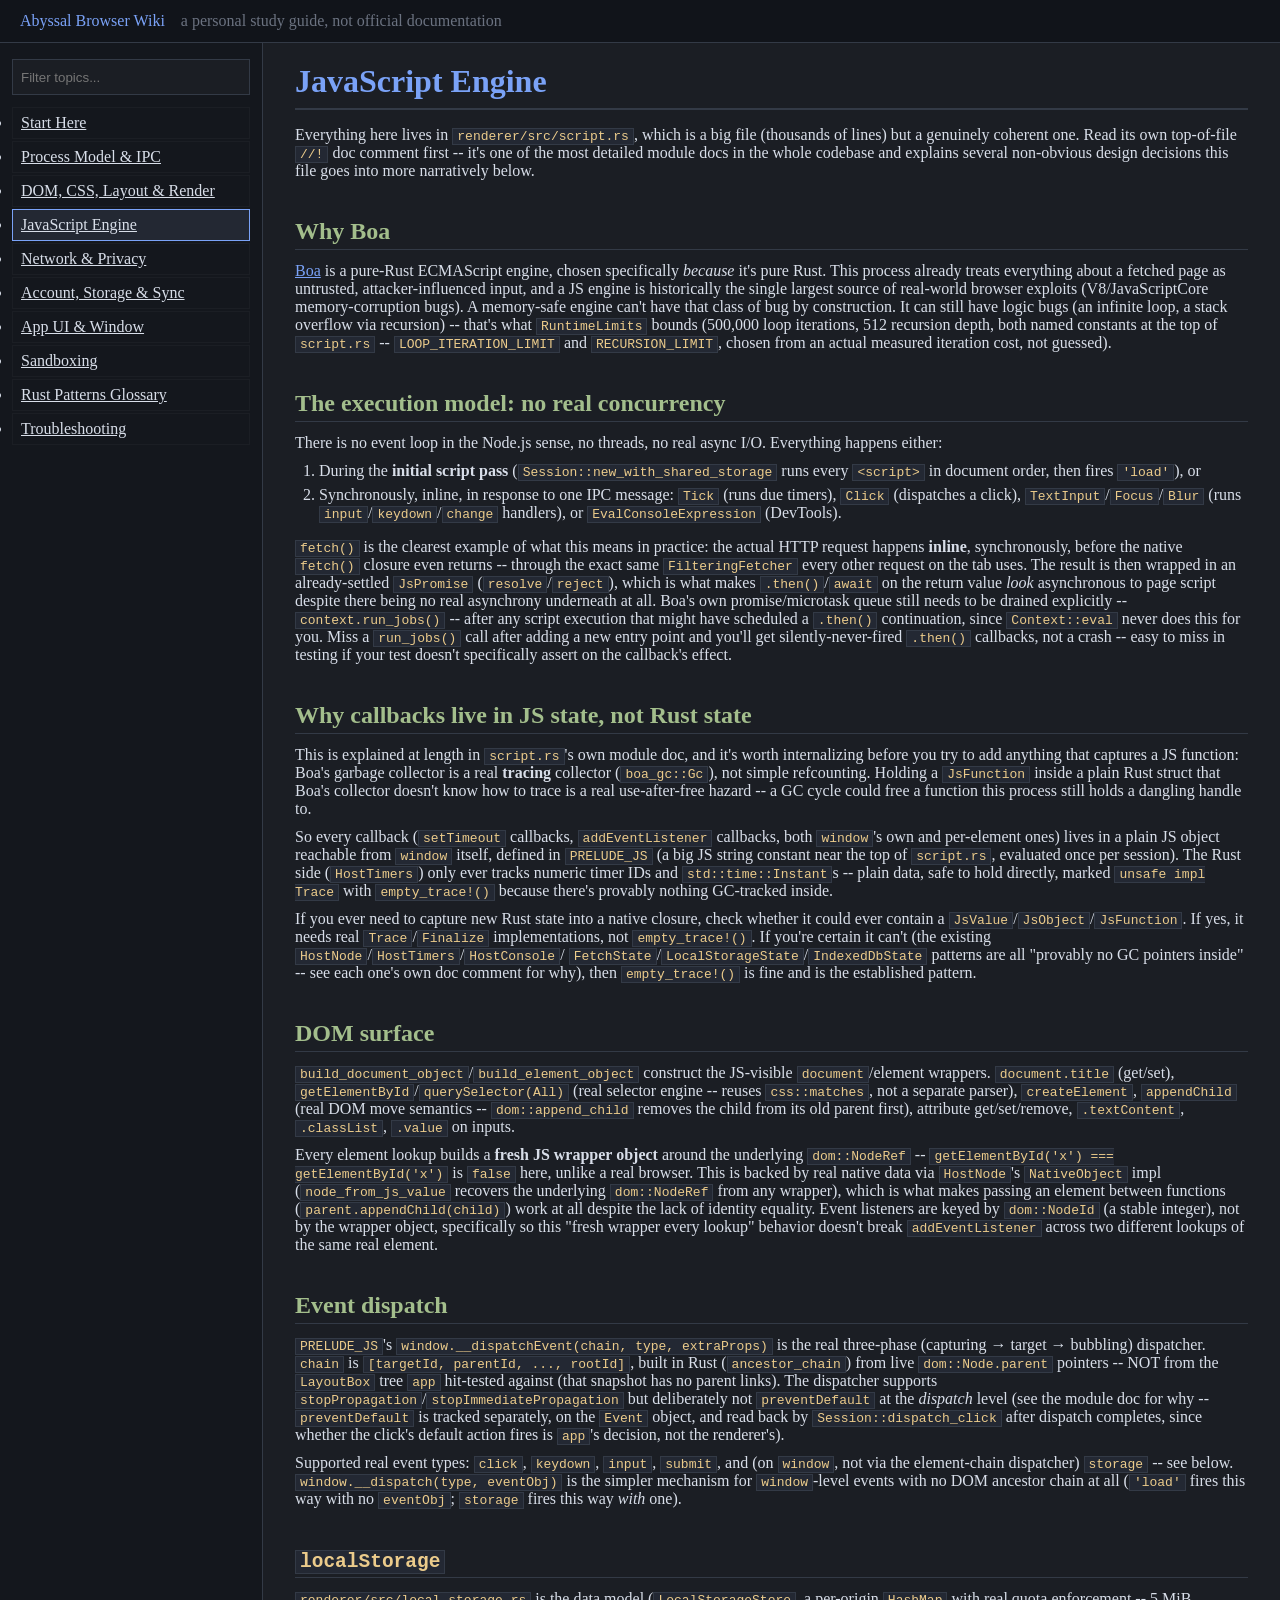
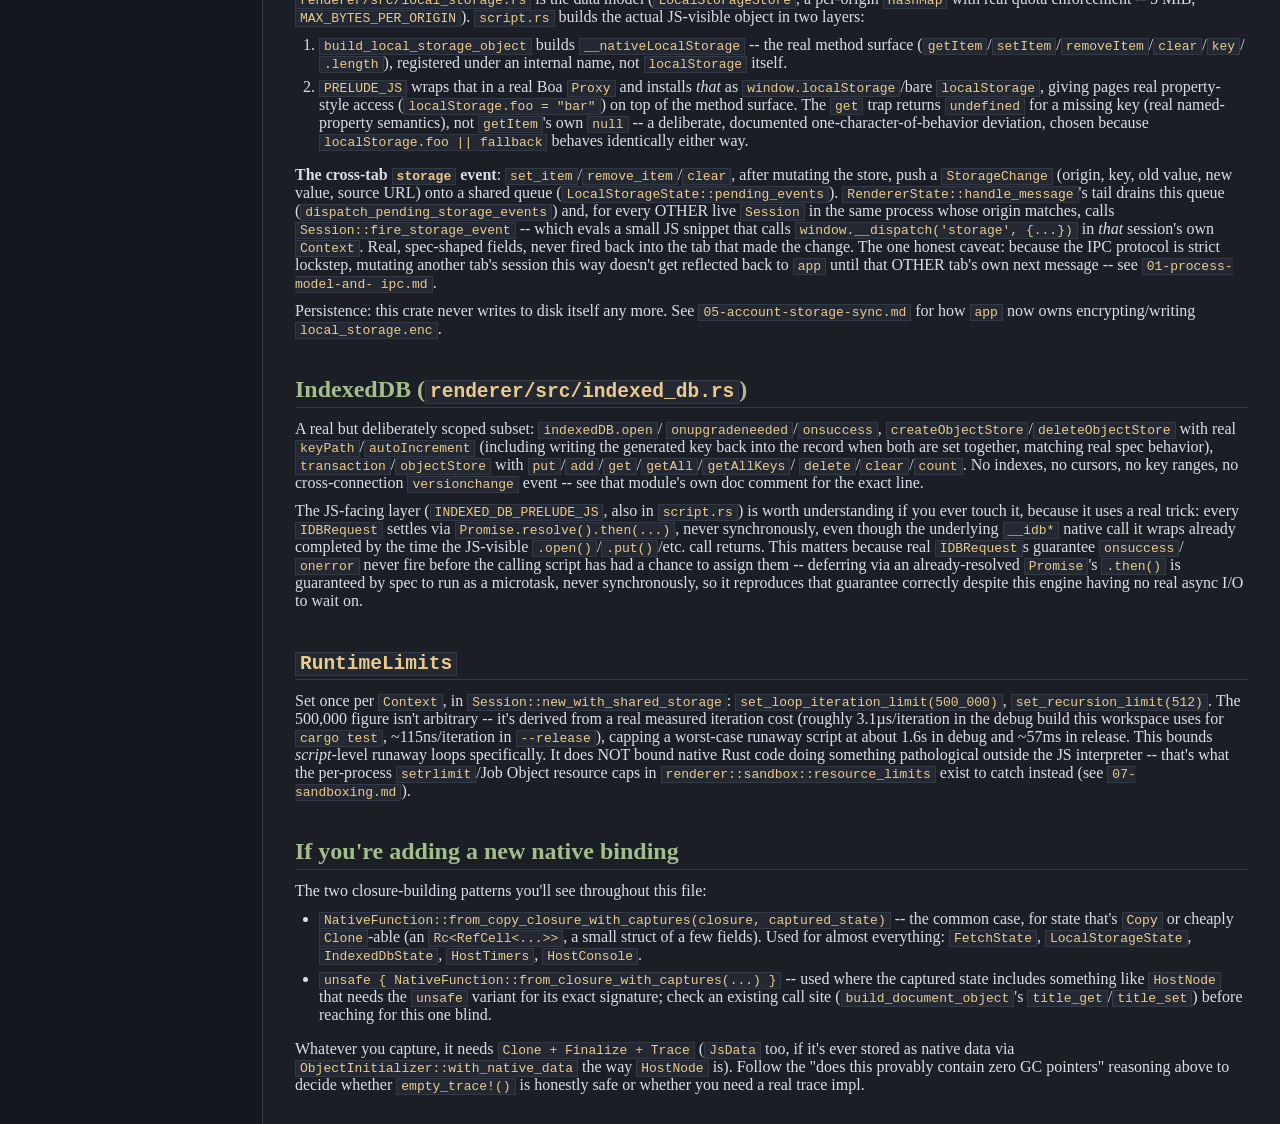
<file: docs/wiki-site/03-javascript-engine.html>
<!DOCTYPE html>
<html>
<head>
<title>JavaScript Engine - Abyssal Browser Wiki</title>
<link rel="stylesheet" href="style.css">
</head>
<body>
<div class="topbar">
  <span class="brand">Abyssal Browser Wiki</span>
  <span class="subtitle">a personal study guide, not official documentation</span>
</div>
<div class="layout">
  <div class="sidebar">
    <input type="text" id="filterBox" placeholder="Filter topics...">
    <ul id="topicList">
      <li><a href="index.html" data-title="start here">Start Here</a></li>
      <li><a href="01-process-model-and-ipc.html" data-title="process model & ipc">Process Model &amp; IPC</a></li>
      <li><a href="02-dom-html-css-layout-render.html" data-title="dom, css, layout & render">DOM, CSS, Layout &amp; Render</a></li>
      <li class="active"><a href="03-javascript-engine.html" data-title="javascript engine">JavaScript Engine</a></li>
      <li><a href="04-network-and-privacy.html" data-title="network & privacy">Network &amp; Privacy</a></li>
      <li><a href="05-account-storage-sync.html" data-title="account, storage & sync">Account, Storage &amp; Sync</a></li>
      <li><a href="06-app-ui-and-window.html" data-title="app ui & window">App UI &amp; Window</a></li>
      <li><a href="07-sandboxing.html" data-title="sandboxing">Sandboxing</a></li>
      <li><a href="08-rust-patterns-glossary.html" data-title="rust patterns glossary">Rust Patterns Glossary</a></li>
      <li><a href="09-troubleshooting.html" data-title="troubleshooting">Troubleshooting</a></li>
    </ul>
  </div>
  <div class="content">
    <h1>JavaScript Engine</h1>
    <p>Everything here lives in <code>renderer/src/script.rs</code>, which is a big file (thousands of lines) but a genuinely coherent one. Read its own top-of-file <code>//!</code> doc comment first -- it's one of the most detailed module docs in the whole codebase and explains several non-obvious design decisions this file goes into more narratively below.</p>
<h2 id="why-boa">Why Boa</h2>
<p><a href="https://boajs.dev">Boa</a> is a pure-Rust ECMAScript engine, chosen specifically <em>because</em> it's pure Rust. This process already treats everything about a fetched page as untrusted, attacker-influenced input, and a JS engine is historically the single largest source of real-world browser exploits (V8/JavaScriptCore memory-corruption bugs). A memory-safe engine can't have that class of bug by construction. It can still have logic bugs (an infinite loop, a stack overflow via recursion) -- that's what <code>RuntimeLimits</code> bounds (500,000 loop iterations, 512 recursion depth, both named constants at the top of <code>script.rs</code> -- <code>LOOP_ITERATION_LIMIT</code> and <code>RECURSION_LIMIT</code>, chosen from an actual measured iteration cost, not guessed).</p>
<h2 id="the-execution-model-no-real-concurrency">The execution model: no real concurrency</h2>
<p>There is no event loop in the Node.js sense, no threads, no real async I/O. Everything happens either:</p>
<ol>
<li>During the <strong>initial script pass</strong> (<code>Session::new_with_shared_storage</code> runs every <code>&lt;script&gt;</code> in document order, then fires <code>'load'</code>), or</li>
<li>Synchronously, inline, in response to one IPC message: <code>Tick</code> (runs due timers), <code>Click</code> (dispatches a click), <code>TextInput</code>/<code>Focus</code>/<code>Blur</code> (runs <code>input</code>/<code>keydown</code>/<code>change</code> handlers), or <code>EvalConsoleExpression</code> (DevTools).</li>
</ol>
<p><code>fetch()</code> is the clearest example of what this means in practice: the actual HTTP request happens <strong>inline</strong>, synchronously, before the native <code>fetch()</code> closure even returns -- through the exact same <code>FilteringFetcher</code> every other request on the tab uses. The result is then wrapped in an already-settled <code>JsPromise</code> (<code>resolve</code>/<code>reject</code>), which is what makes <code>.then()</code>/<code>await</code> on the return value <em>look</em> asynchronous to page script despite there being no real asynchrony underneath at all. Boa's own promise/microtask queue still needs to be drained explicitly -- <code>context.run_jobs()</code> -- after any script execution that might have scheduled a <code>.then()</code> continuation, since <code>Context::eval</code> never does this for you. Miss a <code>run_jobs()</code> call after adding a new entry point and you'll get silently-never-fired <code>.then()</code> callbacks, not a crash -- easy to miss in testing if your test doesn't specifically assert on the callback's effect.</p>
<h2 id="why-callbacks-live-in-js-state-not-rust-state">Why callbacks live in JS state, not Rust state</h2>
<p>This is explained at length in <code>script.rs</code>'s own module doc, and it's worth internalizing before you try to add anything that captures a JS function: Boa's garbage collector is a real <strong>tracing</strong> collector (<code>boa_gc::Gc</code>), not simple refcounting. Holding a <code>JsFunction</code> inside a plain Rust struct that Boa's collector doesn't know how to trace is a real use-after-free hazard -- a GC cycle could free a function this process still holds a dangling handle to.</p>
<p>So every callback (<code>setTimeout</code> callbacks, <code>addEventListener</code> callbacks, both <code>window</code>'s own and per-element ones) lives in a plain JS object reachable from <code>window</code> itself, defined in <code>PRELUDE_JS</code> (a big JS string constant near the top of <code>script.rs</code>, evaluated once per session). The Rust side (<code>HostTimers</code>) only ever tracks numeric timer IDs and <code>std::time::Instant</code>s -- plain data, safe to hold directly, marked <code>unsafe impl Trace</code> with <code>empty_trace!()</code> because there's provably nothing GC-tracked inside.</p>
<p>If you ever need to capture new Rust state into a native closure, check whether it could ever contain a <code>JsValue</code>/<code>JsObject</code>/<code>JsFunction</code>. If yes, it needs real <code>Trace</code>/<code>Finalize</code> implementations, not <code>empty_trace!()</code>. If you're certain it can't (the existing <code>HostNode</code>/<code>HostTimers</code>/<code>HostConsole</code>/ <code>FetchState</code>/<code>LocalStorageState</code>/<code>IndexedDbState</code> patterns are all "provably no GC pointers inside" -- see each one's own doc comment for why), then <code>empty_trace!()</code> is fine and is the established pattern.</p>
<h2 id="dom-surface">DOM surface</h2>
<p><code>build_document_object</code>/<code>build_element_object</code> construct the JS-visible <code>document</code>/element wrappers. <code>document.title</code> (get/set), <code>getElementById</code>/<code>querySelector(All)</code> (real selector engine -- reuses <code>css::matches</code>, not a separate parser), <code>createElement</code>, <code>appendChild</code> (real DOM move semantics -- <code>dom::append_child</code> removes the child from its old parent first), attribute get/set/remove, <code>.textContent</code>, <code>.classList</code>, <code>.value</code> on inputs.</p>
<p>Every element lookup builds a <strong>fresh JS wrapper object</strong> around the underlying <code>dom::NodeRef</code> -- <code>getElementById('x') === getElementById('x')</code> is <code>false</code> here, unlike a real browser. This is backed by real native data via <code>HostNode</code>'s <code>NativeObject</code> impl (<code>node_from_js_value</code> recovers the underlying <code>dom::NodeRef</code> from any wrapper), which is what makes passing an element between functions (<code>parent.appendChild(child)</code>) work at all despite the lack of identity equality. Event listeners are keyed by <code>dom::NodeId</code> (a stable integer), not by the wrapper object, specifically so this "fresh wrapper every lookup" behavior doesn't break <code>addEventListener</code> across two different lookups of the same real element.</p>
<h2 id="event-dispatch">Event dispatch</h2>
<p><code>PRELUDE_JS</code>'s <code>window.__dispatchEvent(chain, type, extraProps)</code> is the real three-phase (capturing → target → bubbling) dispatcher. <code>chain</code> is <code>[targetId, parentId, ..., rootId]</code>, built in Rust (<code>ancestor_chain</code>) from live <code>dom::Node.parent</code> pointers -- NOT from the <code>LayoutBox</code> tree <code>app</code> hit-tested against (that snapshot has no parent links). The dispatcher supports <code>stopPropagation</code>/<code>stopImmediatePropagation</code> but deliberately not <code>preventDefault</code> at the <em>dispatch</em> level (see the module doc for why -- <code>preventDefault</code> is tracked separately, on the <code>Event</code> object, and read back by <code>Session::dispatch_click</code> after dispatch completes, since whether the click's default action fires is <code>app</code>'s decision, not the renderer's).</p>
<p>Supported real event types: <code>click</code>, <code>keydown</code>, <code>input</code>, <code>submit</code>, and (on <code>window</code>, not via the element-chain dispatcher) <code>storage</code> -- see below. <code>window.__dispatch(type, eventObj)</code> is the simpler mechanism for <code>window</code>-level events with no DOM ancestor chain at all (<code>'load'</code> fires this way with no <code>eventObj</code>; <code>storage</code> fires this way <em>with</em> one).</p>
<h2 id="localstorage"><code>localStorage</code></h2>
<p><code>renderer/src/local_storage.rs</code> is the data model (<code>LocalStorageStore</code>, a per-origin <code>HashMap</code> with real quota enforcement -- 5 MiB, <code>MAX_BYTES_PER_ORIGIN</code>). <code>script.rs</code> builds the actual JS-visible object in two layers:</p>
<ol>
<li><code>build_local_storage_object</code> builds <code>__nativeLocalStorage</code> -- the real method surface (<code>getItem</code>/<code>setItem</code>/<code>removeItem</code>/<code>clear</code>/<code>key</code>/ <code>.length</code>), registered under an internal name, not <code>localStorage</code> itself.</li>
<li><code>PRELUDE_JS</code> wraps that in a real Boa <code>Proxy</code> and installs <em>that</em> as <code>window.localStorage</code>/bare <code>localStorage</code>, giving pages real property-style access (<code>localStorage.foo = "bar"</code>) on top of the method surface. The <code>get</code> trap returns <code>undefined</code> for a missing key (real named-property semantics), not <code>getItem</code>'s own <code>null</code> -- a deliberate, documented one-character-of-behavior deviation, chosen because <code>localStorage.foo || fallback</code> behaves identically either way.</li>
</ol>
<p><strong>The cross-tab <code>storage</code> event</strong>: <code>set_item</code>/<code>remove_item</code>/<code>clear</code>, after mutating the store, push a <code>StorageChange</code> (origin, key, old value, new value, source URL) onto a shared queue (<code>LocalStorageState::pending_events</code>). <code>RendererState::handle_message</code>'s tail drains this queue (<code>dispatch_pending_storage_events</code>) and, for every OTHER live <code>Session</code> in the same process whose origin matches, calls <code>Session::fire_storage_event</code> -- which evals a small JS snippet that calls <code>window.__dispatch('storage', {...})</code> in <em>that</em> session's own <code>Context</code>. Real, spec-shaped fields, never fired back into the tab that made the change. The one honest caveat: because the IPC protocol is strict lockstep, mutating another tab's session this way doesn't get reflected back to <code>app</code> until that OTHER tab's own next message -- see <code>01-process-model-and- ipc.md</code>.</p>
<p>Persistence: this crate never writes to disk itself any more. See <code>05-account-storage-sync.md</code> for how <code>app</code> now owns encrypting/writing <code>local_storage.enc</code>.</p>
<h2 id="indexeddb-renderer-src-indexed-db-rs">IndexedDB (<code>renderer/src/indexed_db.rs</code>)</h2>
<p>A real but deliberately scoped subset: <code>indexedDB.open</code>/ <code>onupgradeneeded</code>/<code>onsuccess</code>, <code>createObjectStore</code>/<code>deleteObjectStore</code> with real <code>keyPath</code>/<code>autoIncrement</code> (including writing the generated key back into the record when both are set together, matching real spec behavior), <code>transaction</code>/<code>objectStore</code> with <code>put</code>/<code>add</code>/<code>get</code>/<code>getAll</code>/<code>getAllKeys</code>/ <code>delete</code>/<code>clear</code>/<code>count</code>. No indexes, no cursors, no key ranges, no cross-connection <code>versionchange</code> event -- see that module's own doc comment for the exact line.</p>
<p>The JS-facing layer (<code>INDEXED_DB_PRELUDE_JS</code>, also in <code>script.rs</code>) is worth understanding if you ever touch it, because it uses a real trick: every <code>IDBRequest</code> settles via <code>Promise.resolve().then(...)</code>, never synchronously, even though the underlying <code>__idb*</code> native call it wraps already completed by the time the JS-visible <code>.open()</code>/<code>.put()</code>/etc. call returns. This matters because real <code>IDBRequest</code>s guarantee <code>onsuccess</code>/ <code>onerror</code> never fire before the calling script has had a chance to assign them -- deferring via an already-resolved <code>Promise</code>'s <code>.then()</code> is guaranteed by spec to run as a microtask, never synchronously, so it reproduces that guarantee correctly despite this engine having no real async I/O to wait on.</p>
<h2 id="runtimelimits"><code>RuntimeLimits</code></h2>
<p>Set once per <code>Context</code>, in <code>Session::new_with_shared_storage</code>: <code>set_loop_iteration_limit(500_000)</code>, <code>set_recursion_limit(512)</code>. The 500,000 figure isn't arbitrary -- it's derived from a real measured iteration cost (roughly 3.1µs/iteration in the debug build this workspace uses for <code>cargo test</code>, ~115ns/iteration in <code>--release</code>), capping a worst-case runaway script at about 1.6s in debug and ~57ms in release. This bounds <em>script</em>-level runaway loops specifically. It does NOT bound native Rust code doing something pathological outside the JS interpreter -- that's what the per-process <code>setrlimit</code>/Job Object resource caps in <code>renderer::sandbox::resource_limits</code> exist to catch instead (see <code>07-sandboxing.md</code>).</p>
<h2 id="if-you-re-adding-a-new-native-binding">If you're adding a new native binding</h2>
<p>The two closure-building patterns you'll see throughout this file:</p>
<ul>
<li><code>NativeFunction::from_copy_closure_with_captures(closure, captured_state)</code> -- the common case, for state that's <code>Copy</code> or cheaply <code>Clone</code>-able (an <code>Rc&lt;RefCell&lt;...&gt;&gt;</code>, a small struct of a few fields). Used for almost everything: <code>FetchState</code>, <code>LocalStorageState</code>, <code>IndexedDbState</code>, <code>HostTimers</code>, <code>HostConsole</code>.</li>
<li><code>unsafe { NativeFunction::from_closure_with_captures(...) }</code> -- used where the captured state includes something like <code>HostNode</code> that needs the <code>unsafe</code> variant for its exact signature; check an existing call site (<code>build_document_object</code>'s <code>title_get</code>/<code>title_set</code>) before reaching for this one blind.</li>
</ul>
<p>Whatever you capture, it needs <code>Clone + Finalize + Trace</code> (<code>JsData</code> too, if it's ever stored as native data via <code>ObjectInitializer::with_native_data</code> the way <code>HostNode</code> is). Follow the "does this provably contain zero GC pointers" reasoning above to decide whether <code>empty_trace!()</code> is honestly safe or whether you need a real trace impl.</p>
  </div>
</div>
<script>
var box = document.getElementById('filterBox');
box.addEventListener('input', function () {
  var q = box.value.toLowerCase();
  var items = document.getElementById('topicList');
  var links = items.querySelectorAll('a');
  for (var i = 0; i < links.length; i++) {
    var link = links[i];
    var title = link.getAttribute('data-title');
    if (q === '' || title.indexOf(q) !== -1) {
      link.classList.remove('hidden');
    } else {
      link.classList.add('hidden');
    }
  }
});
</script>
</body>
</html>
</file>
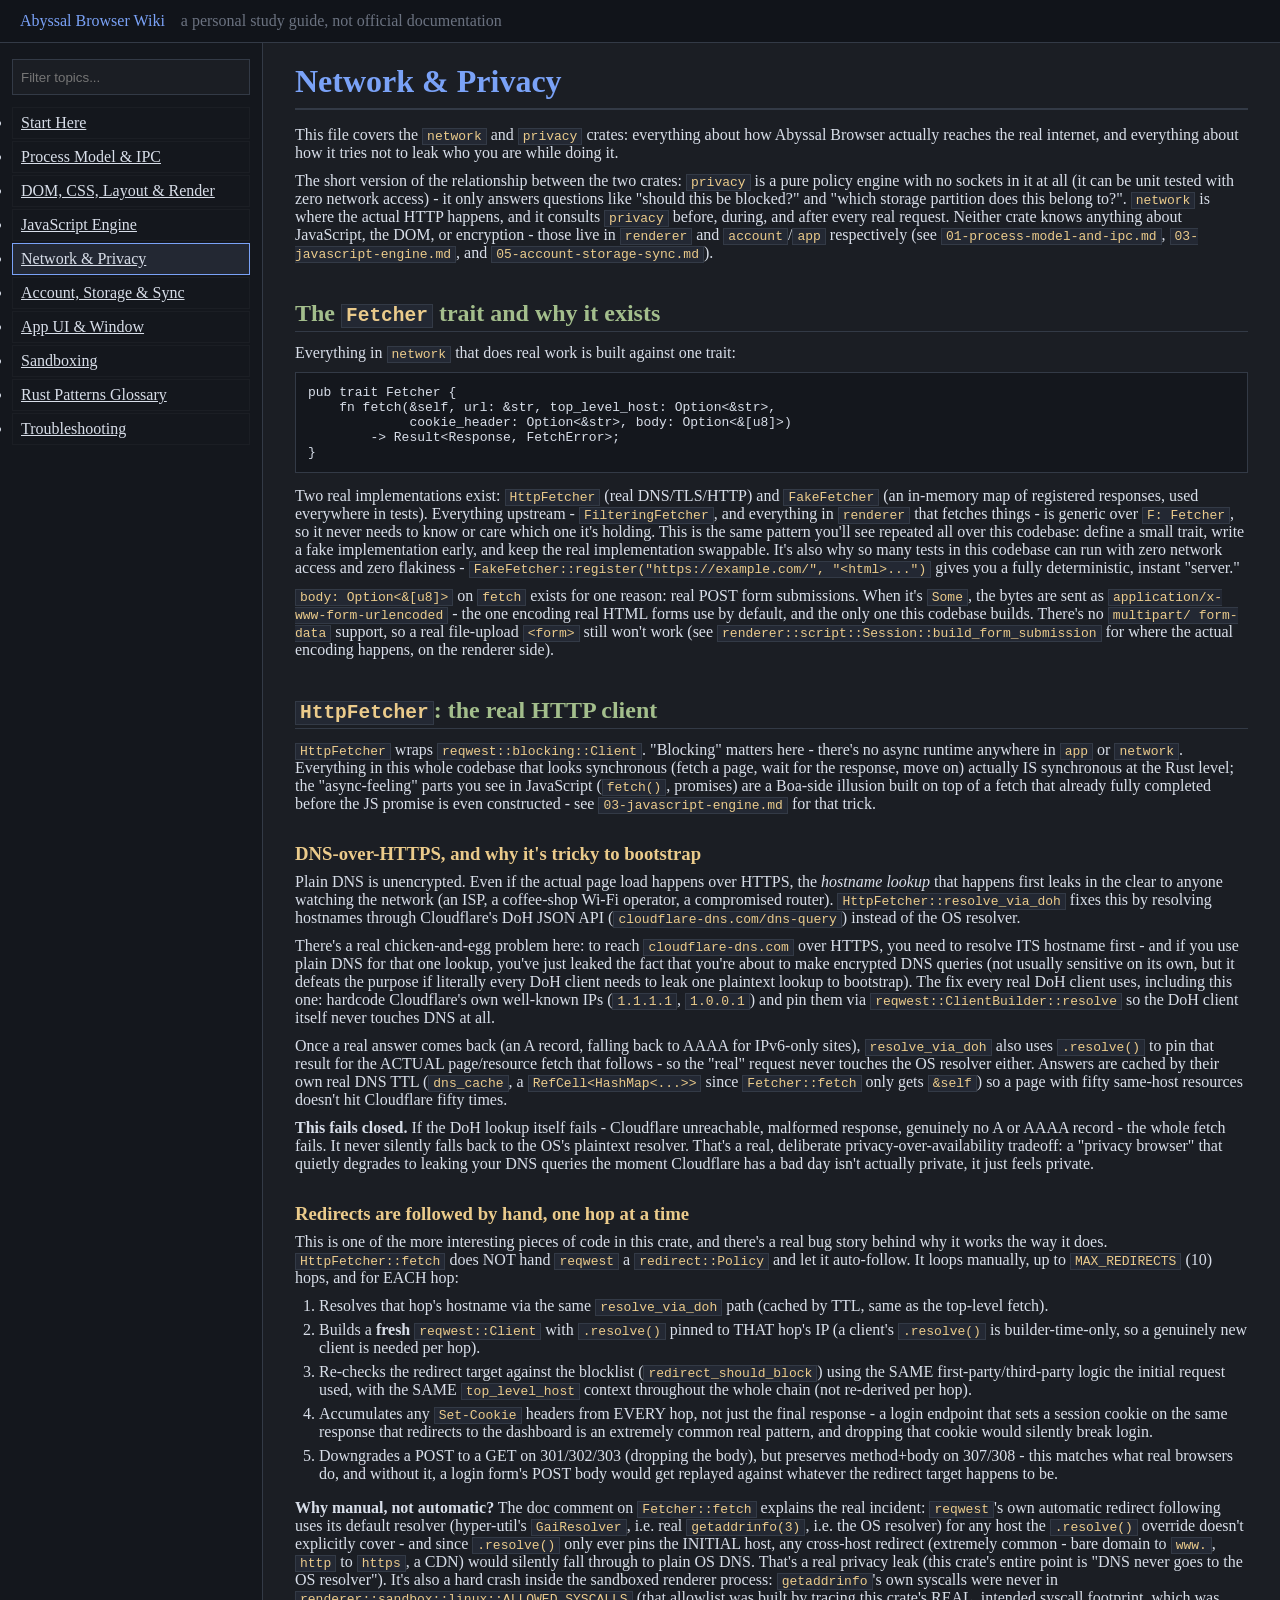
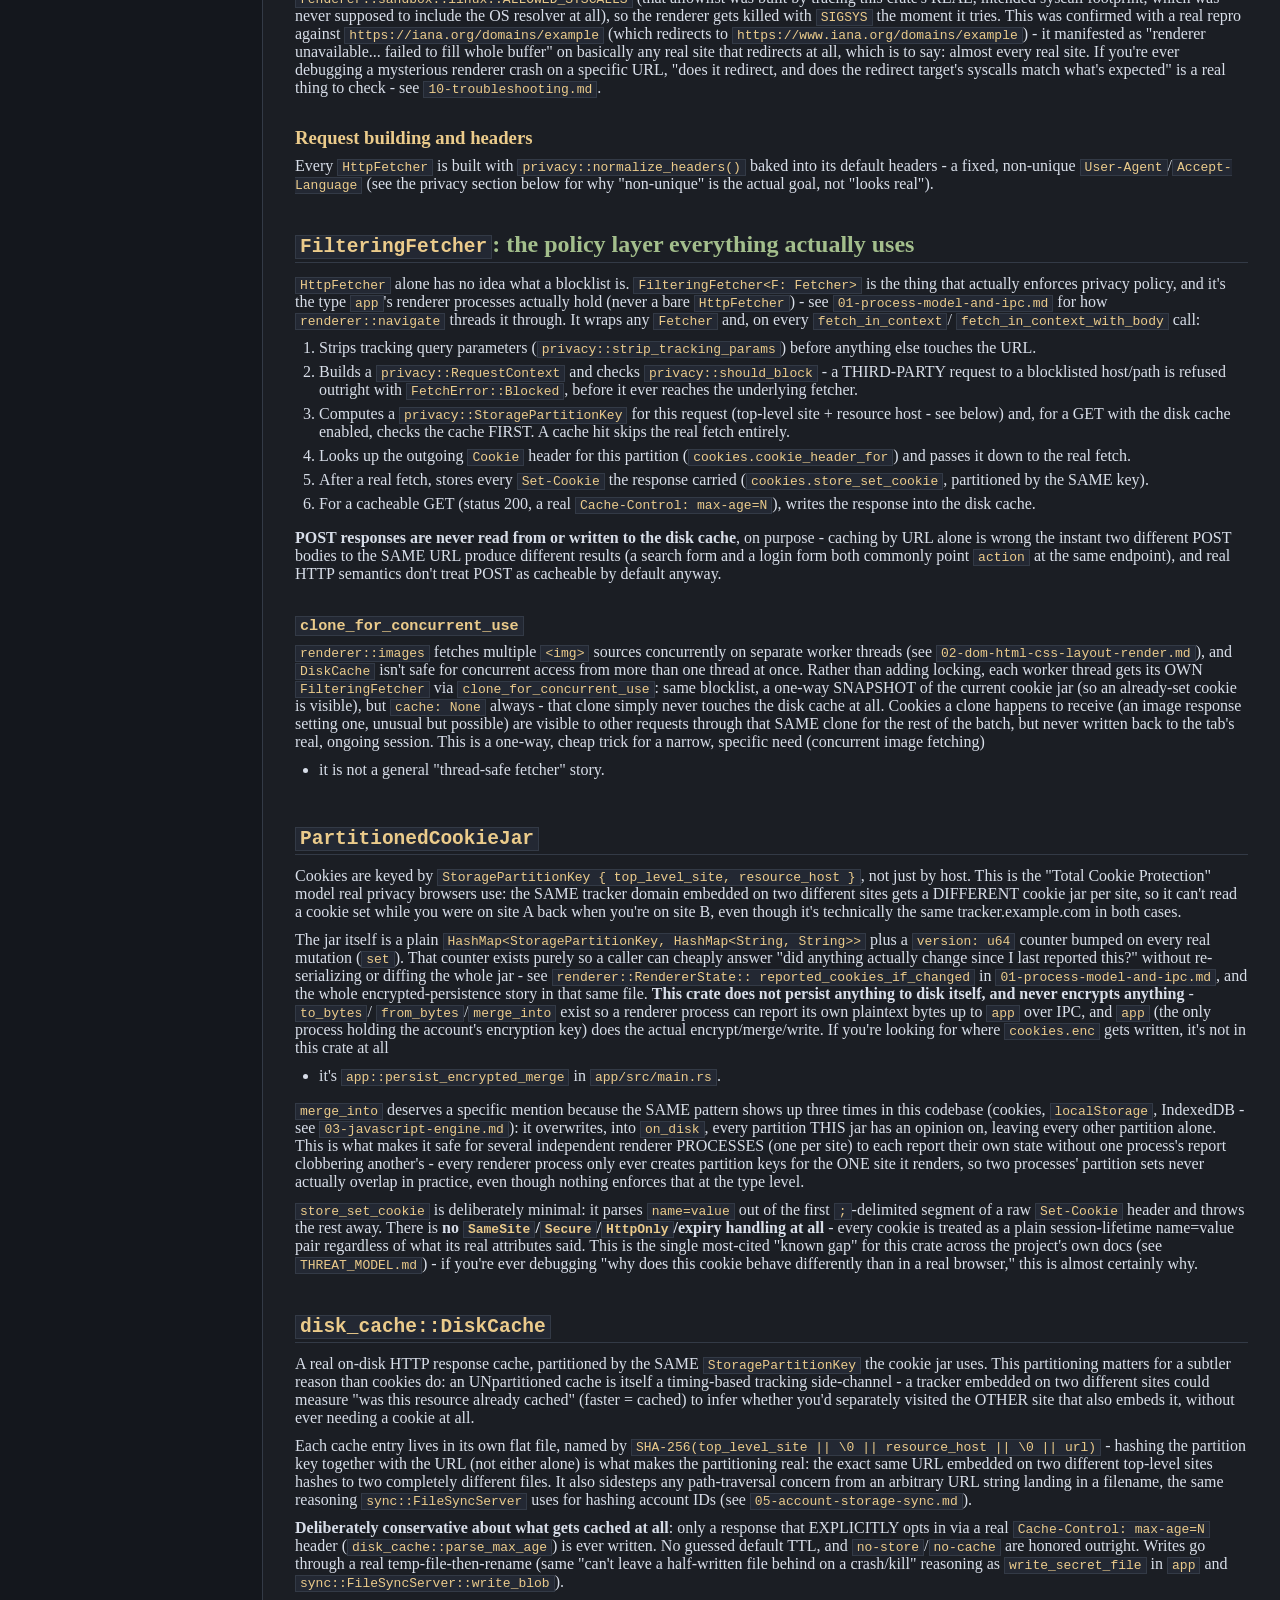
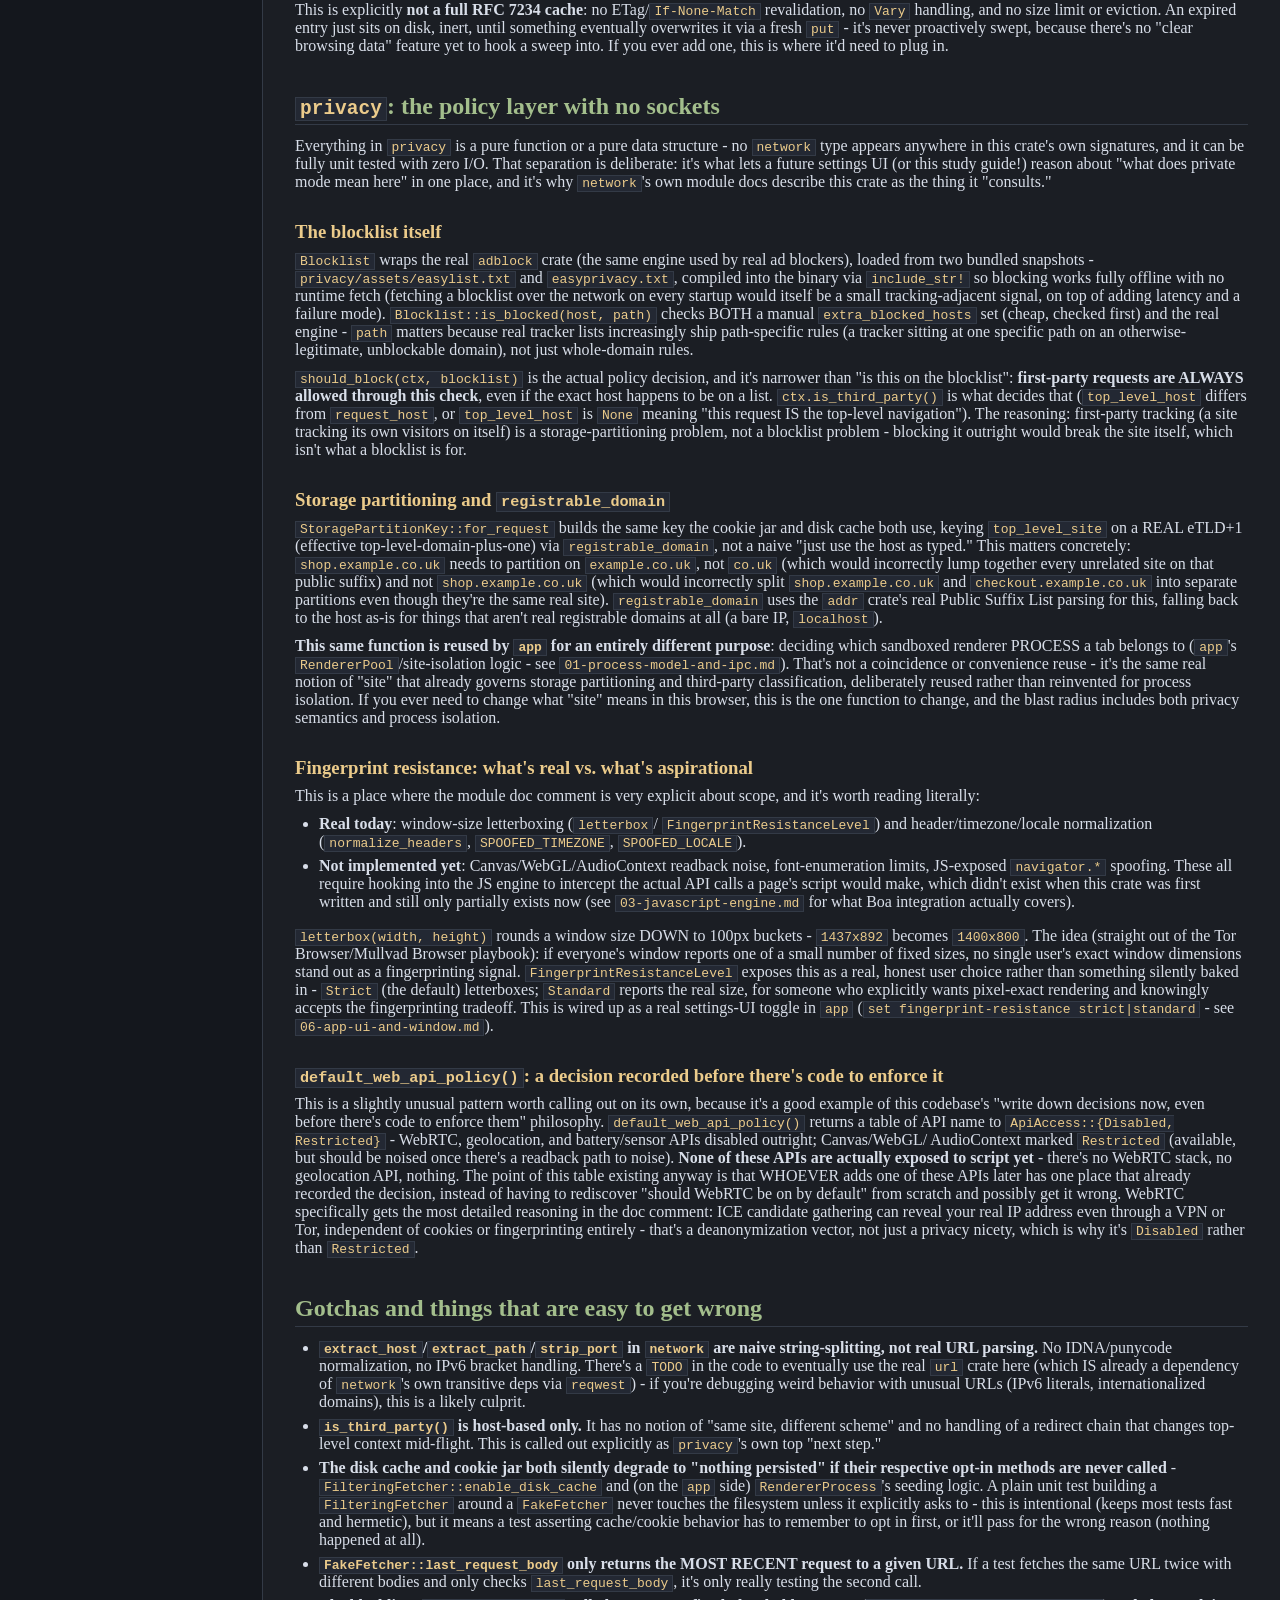
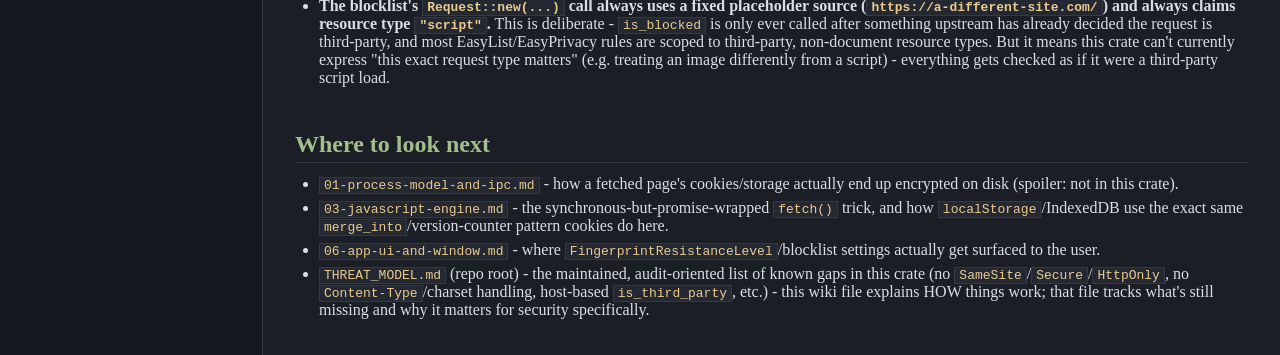
<file: docs/wiki-site/04-network-and-privacy.html>
<!DOCTYPE html>
<html>
<head>
<title>Network &amp; Privacy - Abyssal Browser Wiki</title>
<link rel="stylesheet" href="style.css">
</head>
<body>
<div class="topbar">
  <span class="brand">Abyssal Browser Wiki</span>
  <span class="subtitle">a personal study guide, not official documentation</span>
</div>
<div class="layout">
  <div class="sidebar">
    <input type="text" id="filterBox" placeholder="Filter topics...">
    <ul id="topicList">
      <li><a href="index.html" data-title="start here">Start Here</a></li>
      <li><a href="01-process-model-and-ipc.html" data-title="process model & ipc">Process Model &amp; IPC</a></li>
      <li><a href="02-dom-html-css-layout-render.html" data-title="dom, css, layout & render">DOM, CSS, Layout &amp; Render</a></li>
      <li><a href="03-javascript-engine.html" data-title="javascript engine">JavaScript Engine</a></li>
      <li class="active"><a href="04-network-and-privacy.html" data-title="network & privacy">Network &amp; Privacy</a></li>
      <li><a href="05-account-storage-sync.html" data-title="account, storage & sync">Account, Storage &amp; Sync</a></li>
      <li><a href="06-app-ui-and-window.html" data-title="app ui & window">App UI &amp; Window</a></li>
      <li><a href="07-sandboxing.html" data-title="sandboxing">Sandboxing</a></li>
      <li><a href="08-rust-patterns-glossary.html" data-title="rust patterns glossary">Rust Patterns Glossary</a></li>
      <li><a href="09-troubleshooting.html" data-title="troubleshooting">Troubleshooting</a></li>
    </ul>
  </div>
  <div class="content">
    <h1>Network &amp; Privacy</h1>
    <p>This file covers the <code>network</code> and <code>privacy</code> crates: everything about how Abyssal Browser actually reaches the real internet, and everything about how it tries not to leak who you are while doing it.</p>
<p>The short version of the relationship between the two crates: <code>privacy</code> is a pure policy engine with no sockets in it at all (it can be unit tested with zero network access) - it only answers questions like "should this be blocked?" and "which storage partition does this belong to?". <code>network</code> is where the actual HTTP happens, and it consults <code>privacy</code> before, during, and after every real request. Neither crate knows anything about JavaScript, the DOM, or encryption - those live in <code>renderer</code> and <code>account</code>/<code>app</code> respectively (see <code>01-process-model-and-ipc.md</code>, <code>03-javascript-engine.md</code>, and <code>05-account-storage-sync.md</code>).</p>
<h2 id="the-fetcher-trait-and-why-it-exists">The <code>Fetcher</code> trait and why it exists</h2>
<p>Everything in <code>network</code> that does real work is built against one trait:</p>
<pre class="lang-rust"><code>pub trait Fetcher {
    fn fetch(&amp;self, url: &amp;str, top_level_host: Option&lt;&amp;str&gt;,
             cookie_header: Option&lt;&amp;str&gt;, body: Option&lt;&amp;[u8]&gt;)
        -&gt; Result&lt;Response, FetchError&gt;;
}</code></pre>
<p>Two real implementations exist: <code>HttpFetcher</code> (real DNS/TLS/HTTP) and <code>FakeFetcher</code> (an in-memory map of registered responses, used everywhere in tests). Everything upstream - <code>FilteringFetcher</code>, and everything in <code>renderer</code> that fetches things - is generic over <code>F: Fetcher</code>, so it never needs to know or care which one it's holding. This is the same pattern you'll see repeated all over this codebase: define a small trait, write a fake implementation early, and keep the real implementation swappable. It's also why so many tests in this codebase can run with zero network access and zero flakiness - <code>FakeFetcher::register("https://example.com/", "&lt;html&gt;...")</code> gives you a fully deterministic, instant "server."</p>
<p><code>body: Option&lt;&amp;[u8]&gt;</code> on <code>fetch</code> exists for one reason: real POST form submissions. When it's <code>Some</code>, the bytes are sent as <code>application/x-www-form-urlencoded</code> - the one encoding real HTML forms use by default, and the only one this codebase builds. There's no <code>multipart/ form-data</code> support, so a real file-upload <code>&lt;form&gt;</code> still won't work (see <code>renderer::script::Session::build_form_submission</code> for where the actual encoding happens, on the renderer side).</p>
<h2 id="httpfetcher-the-real-http-client"><code>HttpFetcher</code>: the real HTTP client</h2>
<p><code>HttpFetcher</code> wraps <code>reqwest::blocking::Client</code>. "Blocking" matters here - there's no async runtime anywhere in <code>app</code> or <code>network</code>. Everything in this whole codebase that looks synchronous (fetch a page, wait for the response, move on) actually IS synchronous at the Rust level; the "async-feeling" parts you see in JavaScript (<code>fetch()</code>, promises) are a Boa-side illusion built on top of a fetch that already fully completed before the JS promise is even constructed - see <code>03-javascript-engine.md</code> for that trick.</p>
<h3 id="dns-over-https-and-why-it-s-tricky-to-bootstrap">DNS-over-HTTPS, and why it's tricky to bootstrap</h3>
<p>Plain DNS is unencrypted. Even if the actual page load happens over HTTPS, the <em>hostname lookup</em> that happens first leaks in the clear to anyone watching the network (an ISP, a coffee-shop Wi-Fi operator, a compromised router). <code>HttpFetcher::resolve_via_doh</code> fixes this by resolving hostnames through Cloudflare's DoH JSON API (<code>cloudflare-dns.com/dns-query</code>) instead of the OS resolver.</p>
<p>There's a real chicken-and-egg problem here: to reach <code>cloudflare-dns.com</code> over HTTPS, you need to resolve ITS hostname first - and if you use plain DNS for that one lookup, you've just leaked the fact that you're about to make encrypted DNS queries (not usually sensitive on its own, but it defeats the purpose if literally every DoH client needs to leak one plaintext lookup to bootstrap). The fix every real DoH client uses, including this one: hardcode Cloudflare's own well-known IPs (<code>1.1.1.1</code>, <code>1.0.0.1</code>) and pin them via <code>reqwest::ClientBuilder::resolve</code> so the DoH client itself never touches DNS at all.</p>
<p>Once a real answer comes back (an A record, falling back to AAAA for IPv6-only sites), <code>resolve_via_doh</code> also uses <code>.resolve()</code> to pin that result for the ACTUAL page/resource fetch that follows - so the "real" request never touches the OS resolver either. Answers are cached by their own real DNS TTL (<code>dns_cache</code>, a <code>RefCell&lt;HashMap&lt;...&gt;&gt;</code> since <code>Fetcher::fetch</code> only gets <code>&amp;self</code>) so a page with fifty same-host resources doesn't hit Cloudflare fifty times.</p>
<p><strong>This fails closed.</strong> If the DoH lookup itself fails - Cloudflare unreachable, malformed response, genuinely no A or AAAA record - the whole fetch fails. It never silently falls back to the OS's plaintext resolver. That's a real, deliberate privacy-over-availability tradeoff: a "privacy browser" that quietly degrades to leaking your DNS queries the moment Cloudflare has a bad day isn't actually private, it just feels private.</p>
<h3 id="redirects-are-followed-by-hand-one-hop-at-a-time">Redirects are followed by hand, one hop at a time</h3>
<p>This is one of the more interesting pieces of code in this crate, and there's a real bug story behind why it works the way it does. <code>HttpFetcher::fetch</code> does NOT hand <code>reqwest</code> a <code>redirect::Policy</code> and let it auto-follow. It loops manually, up to <code>MAX_REDIRECTS</code> (10) hops, and for EACH hop:</p>
<ol>
<li>Resolves that hop's hostname via the same <code>resolve_via_doh</code> path (cached by TTL, same as the top-level fetch).</li>
<li>Builds a <strong>fresh</strong> <code>reqwest::Client</code> with <code>.resolve()</code> pinned to THAT hop's IP (a client's <code>.resolve()</code> is builder-time-only, so a genuinely new client is needed per hop).</li>
<li>Re-checks the redirect target against the blocklist (<code>redirect_should_block</code>) using the SAME first-party/third-party logic the initial request used, with the SAME <code>top_level_host</code> context throughout the whole chain (not re-derived per hop).</li>
<li>Accumulates any <code>Set-Cookie</code> headers from EVERY hop, not just the final response - a login endpoint that sets a session cookie on the same response that redirects to the dashboard is an extremely common real pattern, and dropping that cookie would silently break login.</li>
<li>Downgrades a POST to a GET on 301/302/303 (dropping the body), but preserves method+body on 307/308 - this matches what real browsers do, and without it, a login form's POST body would get replayed against whatever the redirect target happens to be.</li>
</ol>
<p><strong>Why manual, not automatic?</strong> The doc comment on <code>Fetcher::fetch</code> explains the real incident: <code>reqwest</code>'s own automatic redirect following uses its default resolver (hyper-util's <code>GaiResolver</code>, i.e. real <code>getaddrinfo(3)</code>, i.e. the OS resolver) for any host the <code>.resolve()</code> override doesn't explicitly cover - and since <code>.resolve()</code> only ever pins the INITIAL host, any cross-host redirect (extremely common - bare domain to <code>www.</code>, <code>http</code> to <code>https</code>, a CDN) would silently fall through to plain OS DNS. That's a real privacy leak (this crate's entire point is "DNS never goes to the OS resolver"). It's also a hard crash inside the sandboxed renderer process: <code>getaddrinfo</code>'s own syscalls were never in <code>renderer::sandbox::linux::ALLOWED_SYSCALLS</code> (that allowlist was built by tracing this crate's REAL, intended syscall footprint, which was never supposed to include the OS resolver at all), so the renderer gets killed with <code>SIGSYS</code> the moment it tries. This was confirmed with a real repro against <code>https://iana.org/domains/example</code> (which redirects to <code>https://www.iana.org/domains/example</code>) - it manifested as "renderer unavailable... failed to fill whole buffer" on basically any real site that redirects at all, which is to say: almost every real site. If you're ever debugging a mysterious renderer crash on a specific URL, "does it redirect, and does the redirect target's syscalls match what's expected" is a real thing to check - see <code>10-troubleshooting.md</code>.</p>
<h3 id="request-building-and-headers">Request building and headers</h3>
<p>Every <code>HttpFetcher</code> is built with <code>privacy::normalize_headers()</code> baked into its default headers - a fixed, non-unique <code>User-Agent</code>/<code>Accept-Language</code> (see the privacy section below for why "non-unique" is the actual goal, not "looks real").</p>
<h2 id="filteringfetcher-the-policy-layer-everything-actually-uses"><code>FilteringFetcher</code>: the policy layer everything actually uses</h2>
<p><code>HttpFetcher</code> alone has no idea what a blocklist is. <code>FilteringFetcher&lt;F: Fetcher&gt;</code> is the thing that actually enforces privacy policy, and it's the type <code>app</code>'s renderer processes actually hold (never a bare <code>HttpFetcher</code>) - see <code>01-process-model-and-ipc.md</code> for how <code>renderer::navigate</code> threads it through. It wraps any <code>Fetcher</code> and, on every <code>fetch_in_context</code>/ <code>fetch_in_context_with_body</code> call:</p>
<ol>
<li>Strips tracking query parameters (<code>privacy::strip_tracking_params</code>) before anything else touches the URL.</li>
<li>Builds a <code>privacy::RequestContext</code> and checks <code>privacy::should_block</code> - a THIRD-PARTY request to a blocklisted host/path is refused outright with <code>FetchError::Blocked</code>, before it ever reaches the underlying fetcher.</li>
<li>Computes a <code>privacy::StoragePartitionKey</code> for this request (top-level site + resource host - see below) and, for a GET with the disk cache enabled, checks the cache FIRST. A cache hit skips the real fetch entirely.</li>
<li>Looks up the outgoing <code>Cookie</code> header for this partition (<code>cookies.cookie_header_for</code>) and passes it down to the real fetch.</li>
<li>After a real fetch, stores every <code>Set-Cookie</code> the response carried (<code>cookies.store_set_cookie</code>, partitioned by the SAME key).</li>
<li>For a cacheable GET (status 200, a real <code>Cache-Control: max-age=N</code>), writes the response into the disk cache.</li>
</ol>
<p><strong>POST responses are never read from or written to the disk cache</strong>, on purpose - caching by URL alone is wrong the instant two different POST bodies to the SAME URL produce different results (a search form and a login form both commonly point <code>action</code> at the same endpoint), and real HTTP semantics don't treat POST as cacheable by default anyway.</p>
<h3 id="clone-for-concurrent-use"><code>clone_for_concurrent_use</code></h3>
<p><code>renderer::images</code> fetches multiple <code>&lt;img&gt;</code> sources concurrently on separate worker threads (see <code>02-dom-html-css-layout-render.md</code>), and <code>DiskCache</code> isn't safe for concurrent access from more than one thread at once. Rather than adding locking, each worker thread gets its OWN <code>FilteringFetcher</code> via <code>clone_for_concurrent_use</code>: same blocklist, a one-way SNAPSHOT of the current cookie jar (so an already-set cookie is visible), but <code>cache: None</code> always - that clone simply never touches the disk cache at all. Cookies a clone happens to receive (an image response setting one, unusual but possible) are visible to other requests through that SAME clone for the rest of the batch, but never written back to the tab's real, ongoing session. This is a one-way, cheap trick for a narrow, specific need (concurrent image fetching)</p>
<ul>
<li>it is not a general "thread-safe fetcher" story.</li>
</ul>
<h2 id="partitionedcookiejar"><code>PartitionedCookieJar</code></h2>
<p>Cookies are keyed by <code>StoragePartitionKey { top_level_site, resource_host }</code>, not just by host. This is the "Total Cookie Protection" model real privacy browsers use: the SAME tracker domain embedded on two different sites gets a DIFFERENT cookie jar per site, so it can't read a cookie set while you were on site A back when you're on site B, even though it's technically the same tracker.example.com in both cases.</p>
<p>The jar itself is a plain <code>HashMap&lt;StoragePartitionKey, HashMap&lt;String, String&gt;&gt;</code> plus a <code>version: u64</code> counter bumped on every real mutation (<code>set</code>). That counter exists purely so a caller can cheaply answer "did anything actually change since I last reported this?" without re-serializing or diffing the whole jar - see <code>renderer::RendererState:: reported_cookies_if_changed</code> in <code>01-process-model-and-ipc.md</code>, and the whole encrypted-persistence story in that same file. <strong>This crate does not persist anything to disk itself, and never encrypts anything</strong> - <code>to_bytes</code>/ <code>from_bytes</code>/<code>merge_into</code> exist so a renderer process can report its own plaintext bytes up to <code>app</code> over IPC, and <code>app</code> (the only process holding the account's encryption key) does the actual encrypt/merge/write. If you're looking for where <code>cookies.enc</code> gets written, it's not in this crate at all</p>
<ul>
<li>it's <code>app::persist_encrypted_merge</code> in <code>app/src/main.rs</code>.</li>
</ul>
<p><code>merge_into</code> deserves a specific mention because the SAME pattern shows up three times in this codebase (cookies, <code>localStorage</code>, IndexedDB - see <code>03-javascript-engine.md</code>): it overwrites, into <code>on_disk</code>, every partition THIS jar has an opinion on, leaving every other partition alone. This is what makes it safe for several independent renderer PROCESSES (one per site) to each report their own state without one process's report clobbering another's - every renderer process only ever creates partition keys for the ONE site it renders, so two processes' partition sets never actually overlap in practice, even though nothing enforces that at the type level.</p>
<p><code>store_set_cookie</code> is deliberately minimal: it parses <code>name=value</code> out of the first <code>;</code>-delimited segment of a raw <code>Set-Cookie</code> header and throws the rest away. There is <strong>no <code>SameSite</code>/<code>Secure</code>/<code>HttpOnly</code>/expiry handling at all</strong> - every cookie is treated as a plain session-lifetime name=value pair regardless of what its real attributes said. This is the single most-cited "known gap" for this crate across the project's own docs (see <code>THREAT_MODEL.md</code>) - if you're ever debugging "why does this cookie behave differently than in a real browser," this is almost certainly why.</p>
<h2 id="disk-cache-diskcache"><code>disk_cache::DiskCache</code></h2>
<p>A real on-disk HTTP response cache, partitioned by the SAME <code>StoragePartitionKey</code> the cookie jar uses. This partitioning matters for a subtler reason than cookies do: an UNpartitioned cache is itself a timing-based tracking side-channel - a tracker embedded on two different sites could measure "was this resource already cached" (faster = cached) to infer whether you'd separately visited the OTHER site that also embeds it, without ever needing a cookie at all.</p>
<p>Each cache entry lives in its own flat file, named by <code>SHA-256(top_level_site || \0 || resource_host || \0 || url)</code> - hashing the partition key together with the URL (not either alone) is what makes the partitioning real: the exact same URL embedded on two different top-level sites hashes to two completely different files. It also sidesteps any path-traversal concern from an arbitrary URL string landing in a filename, the same reasoning <code>sync::FileSyncServer</code> uses for hashing account IDs (see <code>05-account-storage-sync.md</code>).</p>
<p><strong>Deliberately conservative about what gets cached at all</strong>: only a response that EXPLICITLY opts in via a real <code>Cache-Control: max-age=N</code> header (<code>disk_cache::parse_max_age</code>) is ever written. No guessed default TTL, and <code>no-store</code>/<code>no-cache</code> are honored outright. Writes go through a real temp-file-then-rename (same "can't leave a half-written file behind on a crash/kill" reasoning as <code>write_secret_file</code> in <code>app</code> and <code>sync::FileSyncServer::write_blob</code>).</p>
<p>This is explicitly <strong>not a full RFC 7234 cache</strong>: no ETag/<code>If-None-Match</code> revalidation, no <code>Vary</code> handling, and no size limit or eviction. An expired entry just sits on disk, inert, until something eventually overwrites it via a fresh <code>put</code> - it's never proactively swept, because there's no "clear browsing data" feature yet to hook a sweep into. If you ever add one, this is where it'd need to plug in.</p>
<h2 id="privacy-the-policy-layer-with-no-sockets"><code>privacy</code>: the policy layer with no sockets</h2>
<p>Everything in <code>privacy</code> is a pure function or a pure data structure - no <code>network</code> type appears anywhere in this crate's own signatures, and it can be fully unit tested with zero I/O. That separation is deliberate: it's what lets a future settings UI (or this study guide!) reason about "what does private mode mean here" in one place, and it's why <code>network</code>'s own module docs describe this crate as the thing it "consults."</p>
<h3 id="the-blocklist-itself">The blocklist itself</h3>
<p><code>Blocklist</code> wraps the real <code>adblock</code> crate (the same engine used by real ad blockers), loaded from two bundled snapshots - <code>privacy/assets/easylist.txt</code> and <code>easyprivacy.txt</code>, compiled into the binary via <code>include_str!</code> so blocking works fully offline with no runtime fetch (fetching a blocklist over the network on every startup would itself be a small tracking-adjacent signal, on top of adding latency and a failure mode). <code>Blocklist::is_blocked(host, path)</code> checks BOTH a manual <code>extra_blocked_hosts</code> set (cheap, checked first) and the real engine - <code>path</code> matters because real tracker lists increasingly ship path-specific rules (a tracker sitting at one specific path on an otherwise-legitimate, unblockable domain), not just whole-domain rules.</p>
<p><code>should_block(ctx, blocklist)</code> is the actual policy decision, and it's narrower than "is this on the blocklist": <strong>first-party requests are ALWAYS allowed through this check</strong>, even if the exact host happens to be on a list. <code>ctx.is_third_party()</code> is what decides that (<code>top_level_host</code> differs from <code>request_host</code>, or <code>top_level_host</code> is <code>None</code> meaning "this request IS the top-level navigation"). The reasoning: first-party tracking (a site tracking its own visitors on itself) is a storage-partitioning problem, not a blocklist problem - blocking it outright would break the site itself, which isn't what a blocklist is for.</p>
<h3 id="storage-partitioning-and-registrable-domain">Storage partitioning and <code>registrable_domain</code></h3>
<p><code>StoragePartitionKey::for_request</code> builds the same key the cookie jar and disk cache both use, keying <code>top_level_site</code> on a REAL eTLD+1 (effective top-level-domain-plus-one) via <code>registrable_domain</code>, not a naive "just use the host as typed." This matters concretely: <code>shop.example.co.uk</code> needs to partition on <code>example.co.uk</code>, not <code>co.uk</code> (which would incorrectly lump together every unrelated site on that public suffix) and not <code>shop.example.co.uk</code> (which would incorrectly split <code>shop.example.co.uk</code> and <code>checkout.example.co.uk</code> into separate partitions even though they're the same real site). <code>registrable_domain</code> uses the <code>addr</code> crate's real Public Suffix List parsing for this, falling back to the host as-is for things that aren't real registrable domains at all (a bare IP, <code>localhost</code>).</p>
<p><strong>This same function is reused by <code>app</code> for an entirely different purpose</strong>: deciding which sandboxed renderer PROCESS a tab belongs to (<code>app</code>'s <code>RendererPool</code>/site-isolation logic - see <code>01-process-model-and-ipc.md</code>). That's not a coincidence or convenience reuse - it's the same real notion of "site" that already governs storage partitioning and third-party classification, deliberately reused rather than reinvented for process isolation. If you ever need to change what "site" means in this browser, this is the one function to change, and the blast radius includes both privacy semantics and process isolation.</p>
<h3 id="fingerprint-resistance-what-s-real-vs-what-s-aspirational">Fingerprint resistance: what's real vs. what's aspirational</h3>
<p>This is a place where the module doc comment is very explicit about scope, and it's worth reading literally:</p>
<ul>
<li><strong>Real today</strong>: window-size letterboxing (<code>letterbox</code>/ <code>FingerprintResistanceLevel</code>) and header/timezone/locale normalization (<code>normalize_headers</code>, <code>SPOOFED_TIMEZONE</code>, <code>SPOOFED_LOCALE</code>).</li>
<li><strong>Not implemented yet</strong>: Canvas/WebGL/AudioContext readback noise, font-enumeration limits, JS-exposed <code>navigator.*</code> spoofing. These all require hooking into the JS engine to intercept the actual API calls a page's script would make, which didn't exist when this crate was first written and still only partially exists now (see <code>03-javascript-engine.md</code> for what Boa integration actually covers).</li>
</ul>
<p><code>letterbox(width, height)</code> rounds a window size DOWN to 100px buckets - <code>1437x892</code> becomes <code>1400x800</code>. The idea (straight out of the Tor Browser/Mullvad Browser playbook): if everyone's window reports one of a small number of fixed sizes, no single user's exact window dimensions stand out as a fingerprinting signal. <code>FingerprintResistanceLevel</code> exposes this as a real, honest user choice rather than something silently baked in - <code>Strict</code> (the default) letterboxes; <code>Standard</code> reports the real size, for someone who explicitly wants pixel-exact rendering and knowingly accepts the fingerprinting tradeoff. This is wired up as a real settings-UI toggle in <code>app</code> (<code>set fingerprint-resistance strict|standard</code> - see <code>06-app-ui-and-window.md</code>).</p>
<h3 id="default-web-api-policy-a-decision-recorded-before-there-s-code-to-enforce-it"><code>default_web_api_policy()</code>: a decision recorded before there's code to enforce it</h3>
<p>This is a slightly unusual pattern worth calling out on its own, because it's a good example of this codebase's "write down decisions now, even before there's code to enforce them" philosophy. <code>default_web_api_policy()</code> returns a table of API name to <code>ApiAccess::{Disabled, Restricted}</code> - WebRTC, geolocation, and battery/sensor APIs disabled outright; Canvas/WebGL/ AudioContext marked <code>Restricted</code> (available, but should be noised once there's a readback path to noise). <strong>None of these APIs are actually exposed to script yet</strong> - there's no WebRTC stack, no geolocation API, nothing. The point of this table existing anyway is that WHOEVER adds one of these APIs later has one place that already recorded the decision, instead of having to rediscover "should WebRTC be on by default" from scratch and possibly get it wrong. WebRTC specifically gets the most detailed reasoning in the doc comment: ICE candidate gathering can reveal your real IP address even through a VPN or Tor, independent of cookies or fingerprinting entirely - that's a deanonymization vector, not just a privacy nicety, which is why it's <code>Disabled</code> rather than <code>Restricted</code>.</p>
<h2 id="gotchas-and-things-that-are-easy-to-get-wrong">Gotchas and things that are easy to get wrong</h2>
<ul>
<li><strong><code>extract_host</code>/<code>extract_path</code>/<code>strip_port</code> in <code>network</code> are naive string-splitting, not real URL parsing.</strong> No IDNA/punycode normalization, no IPv6 bracket handling. There's a <code>TODO</code> in the code to eventually use the real <code>url</code> crate here (which IS already a dependency of <code>network</code>'s own transitive deps via <code>reqwest</code>) - if you're debugging weird behavior with unusual URLs (IPv6 literals, internationalized domains), this is a likely culprit.</li>
<li><strong><code>is_third_party()</code> is host-based only.</strong> It has no notion of "same site, different scheme" and no handling of a redirect chain that changes top-level context mid-flight. This is called out explicitly as <code>privacy</code>'s own top "next step."</li>
<li><strong>The disk cache and cookie jar both silently degrade to "nothing persisted" if their respective opt-in methods are never called</strong> - <code>FilteringFetcher::enable_disk_cache</code> and (on the <code>app</code> side) <code>RendererProcess</code>'s seeding logic. A plain unit test building a <code>FilteringFetcher</code> around a <code>FakeFetcher</code> never touches the filesystem unless it explicitly asks to - this is intentional (keeps most tests fast and hermetic), but it means a test asserting cache/cookie behavior has to remember to opt in first, or it'll pass for the wrong reason (nothing happened at all).</li>
<li><strong><code>FakeFetcher::last_request_body</code> only returns the MOST RECENT request to a given URL.</strong> If a test fetches the same URL twice with different bodies and only checks <code>last_request_body</code>, it's only really testing the second call.</li>
<li><strong>The blocklist's <code>Request::new(...)</code> call always uses a fixed placeholder source (<code>https://a-different-site.com/</code>) and always claims resource type <code>"script"</code>.</strong> This is deliberate - <code>is_blocked</code> is only ever called after something upstream has already decided the request is third-party, and most EasyList/EasyPrivacy rules are scoped to third-party, non-document resource types. But it means this crate can't currently express "this exact request type matters" (e.g. treating an image differently from a script) - everything gets checked as if it were a third-party script load.</li>
</ul>
<h2 id="where-to-look-next">Where to look next</h2>
<ul>
<li><code>01-process-model-and-ipc.md</code> - how a fetched page's cookies/storage actually end up encrypted on disk (spoiler: not in this crate).</li>
<li><code>03-javascript-engine.md</code> - the synchronous-but-promise-wrapped <code>fetch()</code> trick, and how <code>localStorage</code>/IndexedDB use the exact same <code>merge_into</code>/version-counter pattern cookies do here.</li>
<li><code>06-app-ui-and-window.md</code> - where <code>FingerprintResistanceLevel</code>/blocklist settings actually get surfaced to the user.</li>
<li><code>THREAT_MODEL.md</code> (repo root) - the maintained, audit-oriented list of known gaps in this crate (no <code>SameSite</code>/<code>Secure</code>/<code>HttpOnly</code>, no <code>Content-Type</code>/charset handling, host-based <code>is_third_party</code>, etc.) - this wiki file explains HOW things work; that file tracks what's still missing and why it matters for security specifically.</li>
</ul>
  </div>
</div>
<script>
var box = document.getElementById('filterBox');
box.addEventListener('input', function () {
  var q = box.value.toLowerCase();
  var items = document.getElementById('topicList');
  var links = items.querySelectorAll('a');
  for (var i = 0; i < links.length; i++) {
    var link = links[i];
    var title = link.getAttribute('data-title');
    if (q === '' || title.indexOf(q) !== -1) {
      link.classList.remove('hidden');
    } else {
      link.classList.add('hidden');
    }
  }
});
</script>
</body>
</html>
</file>
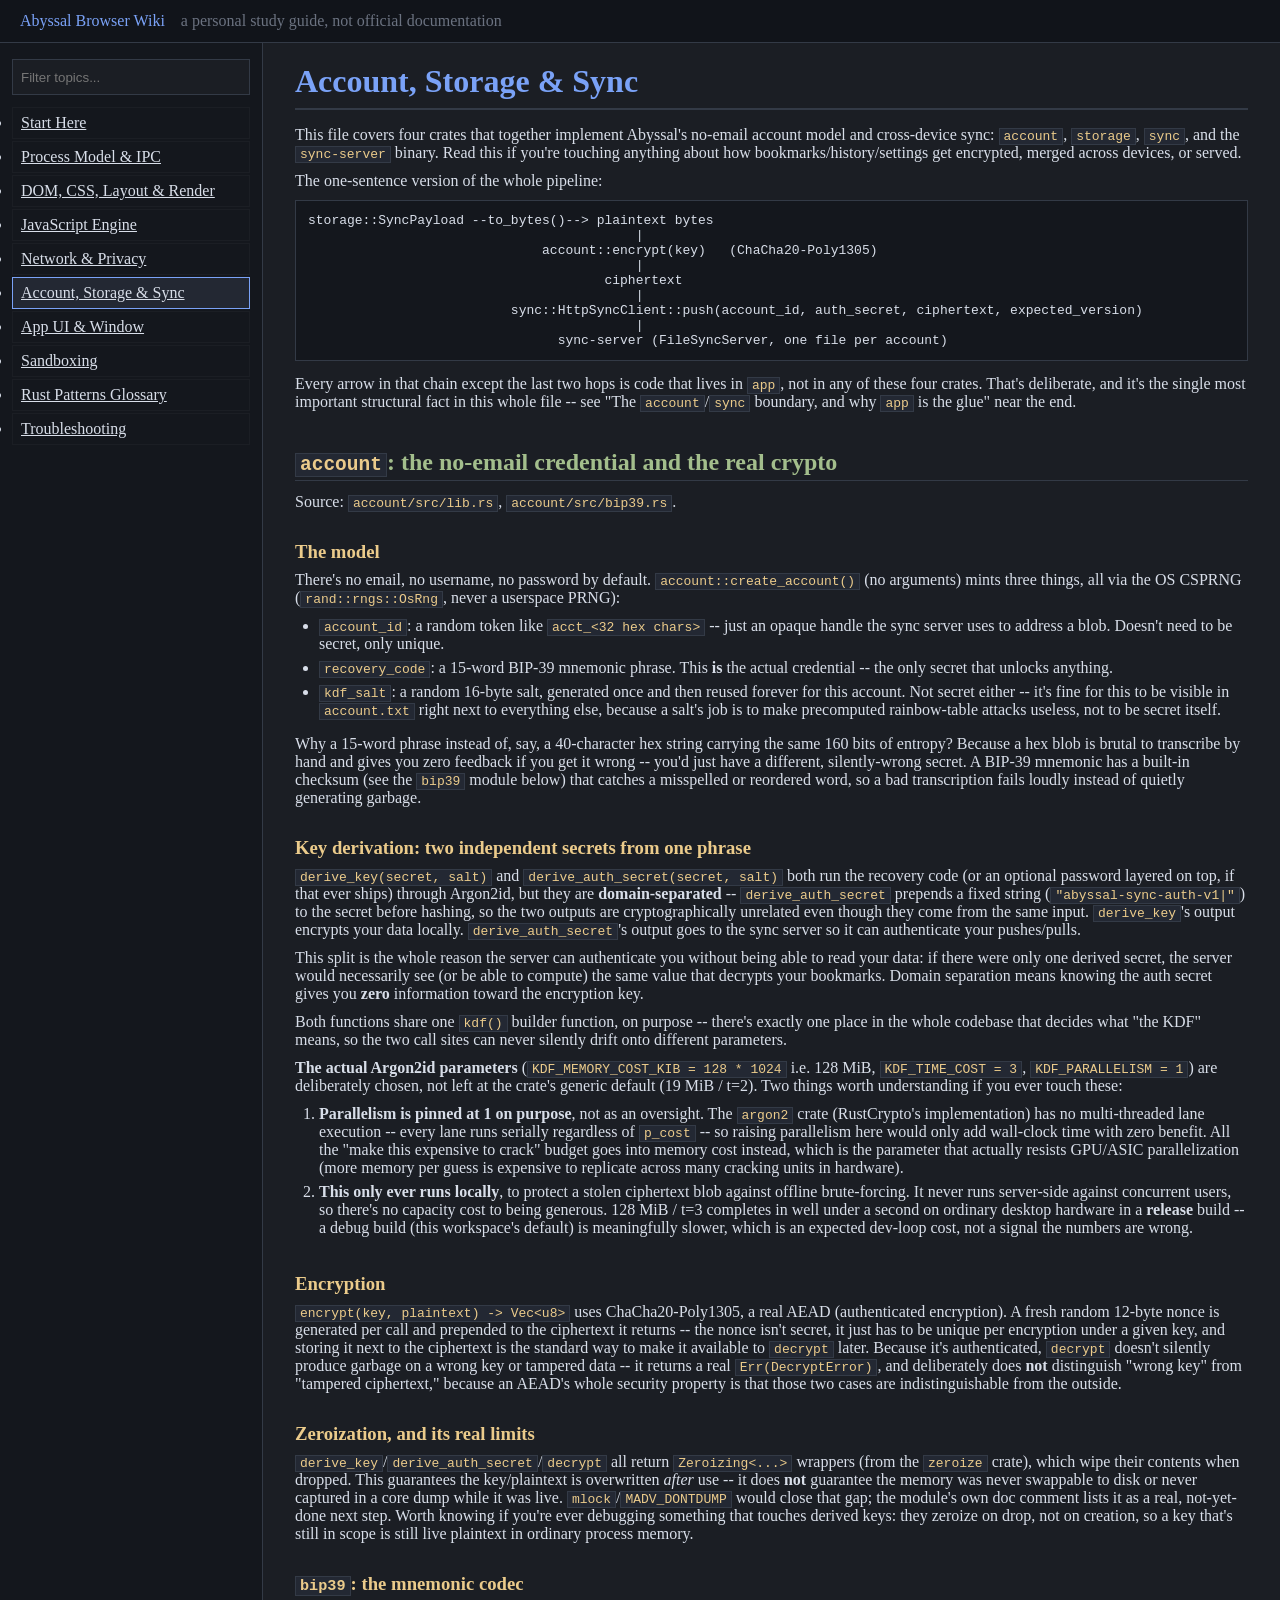
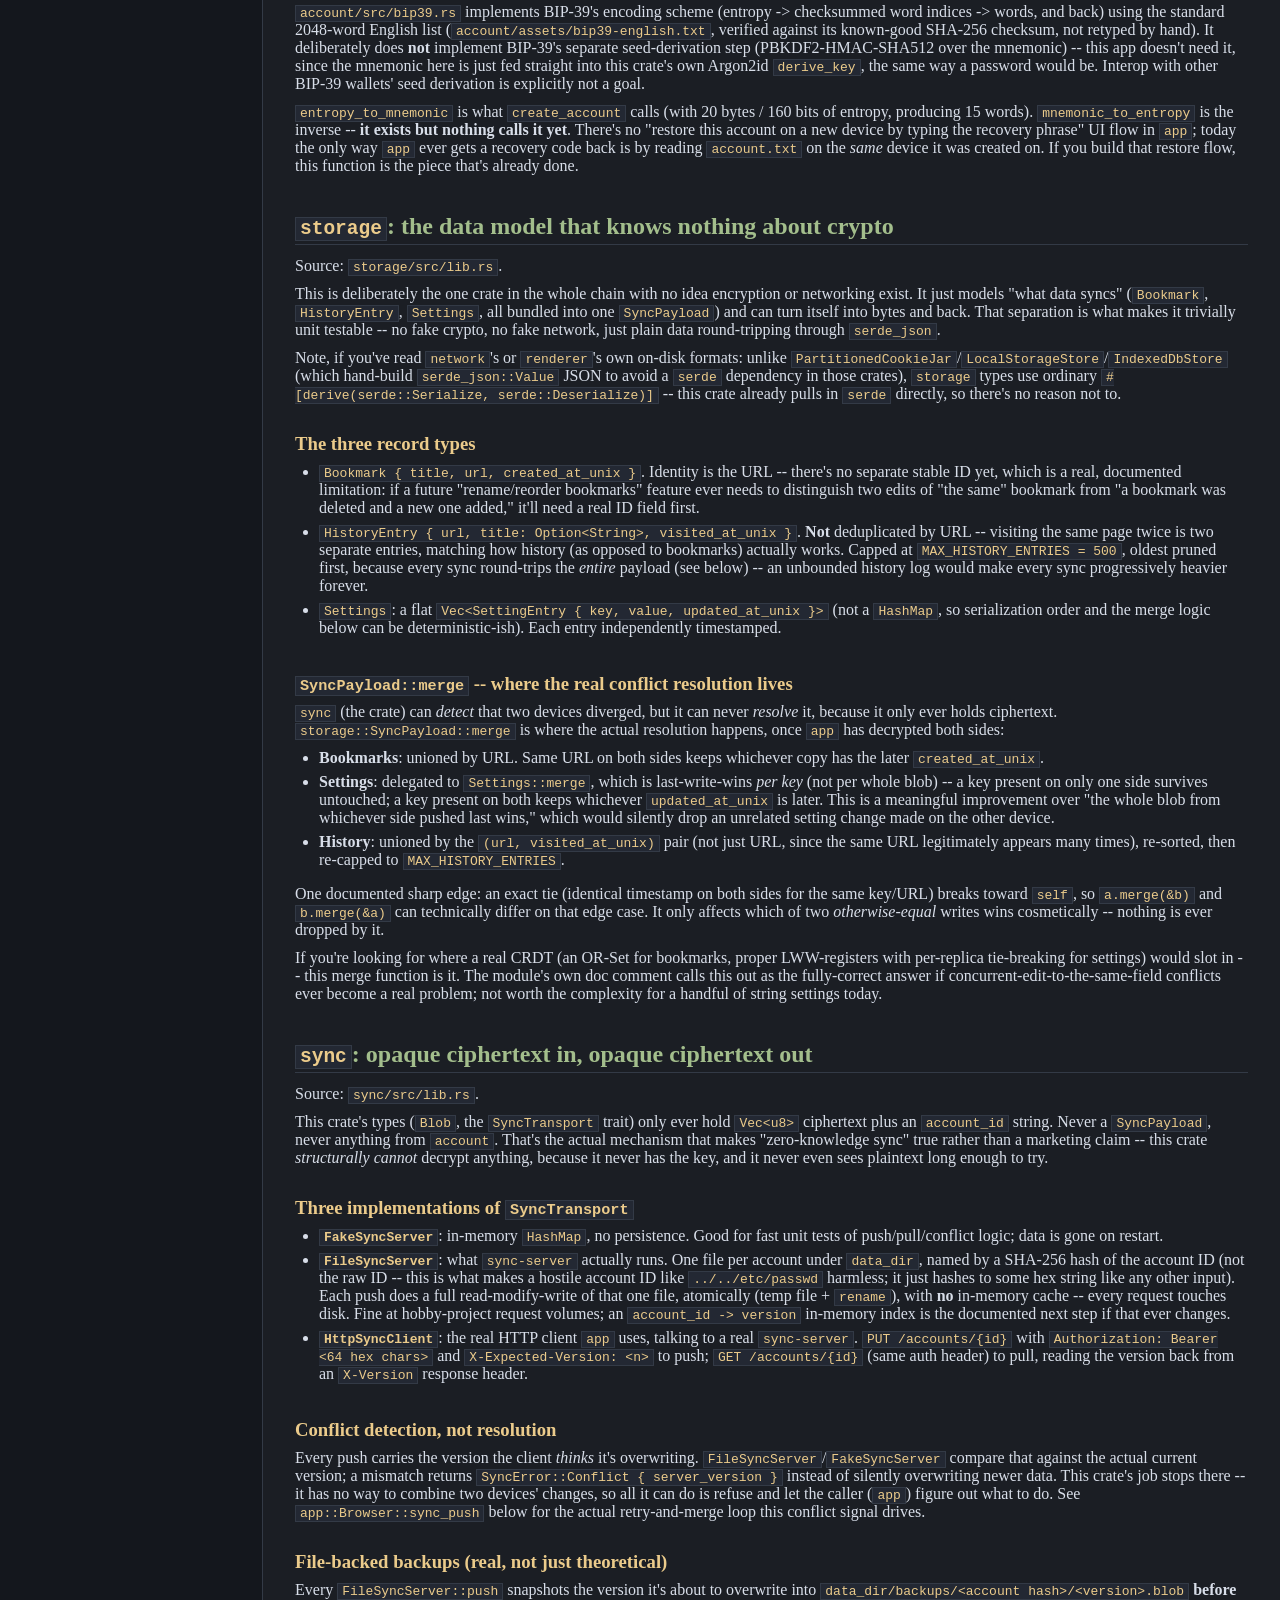
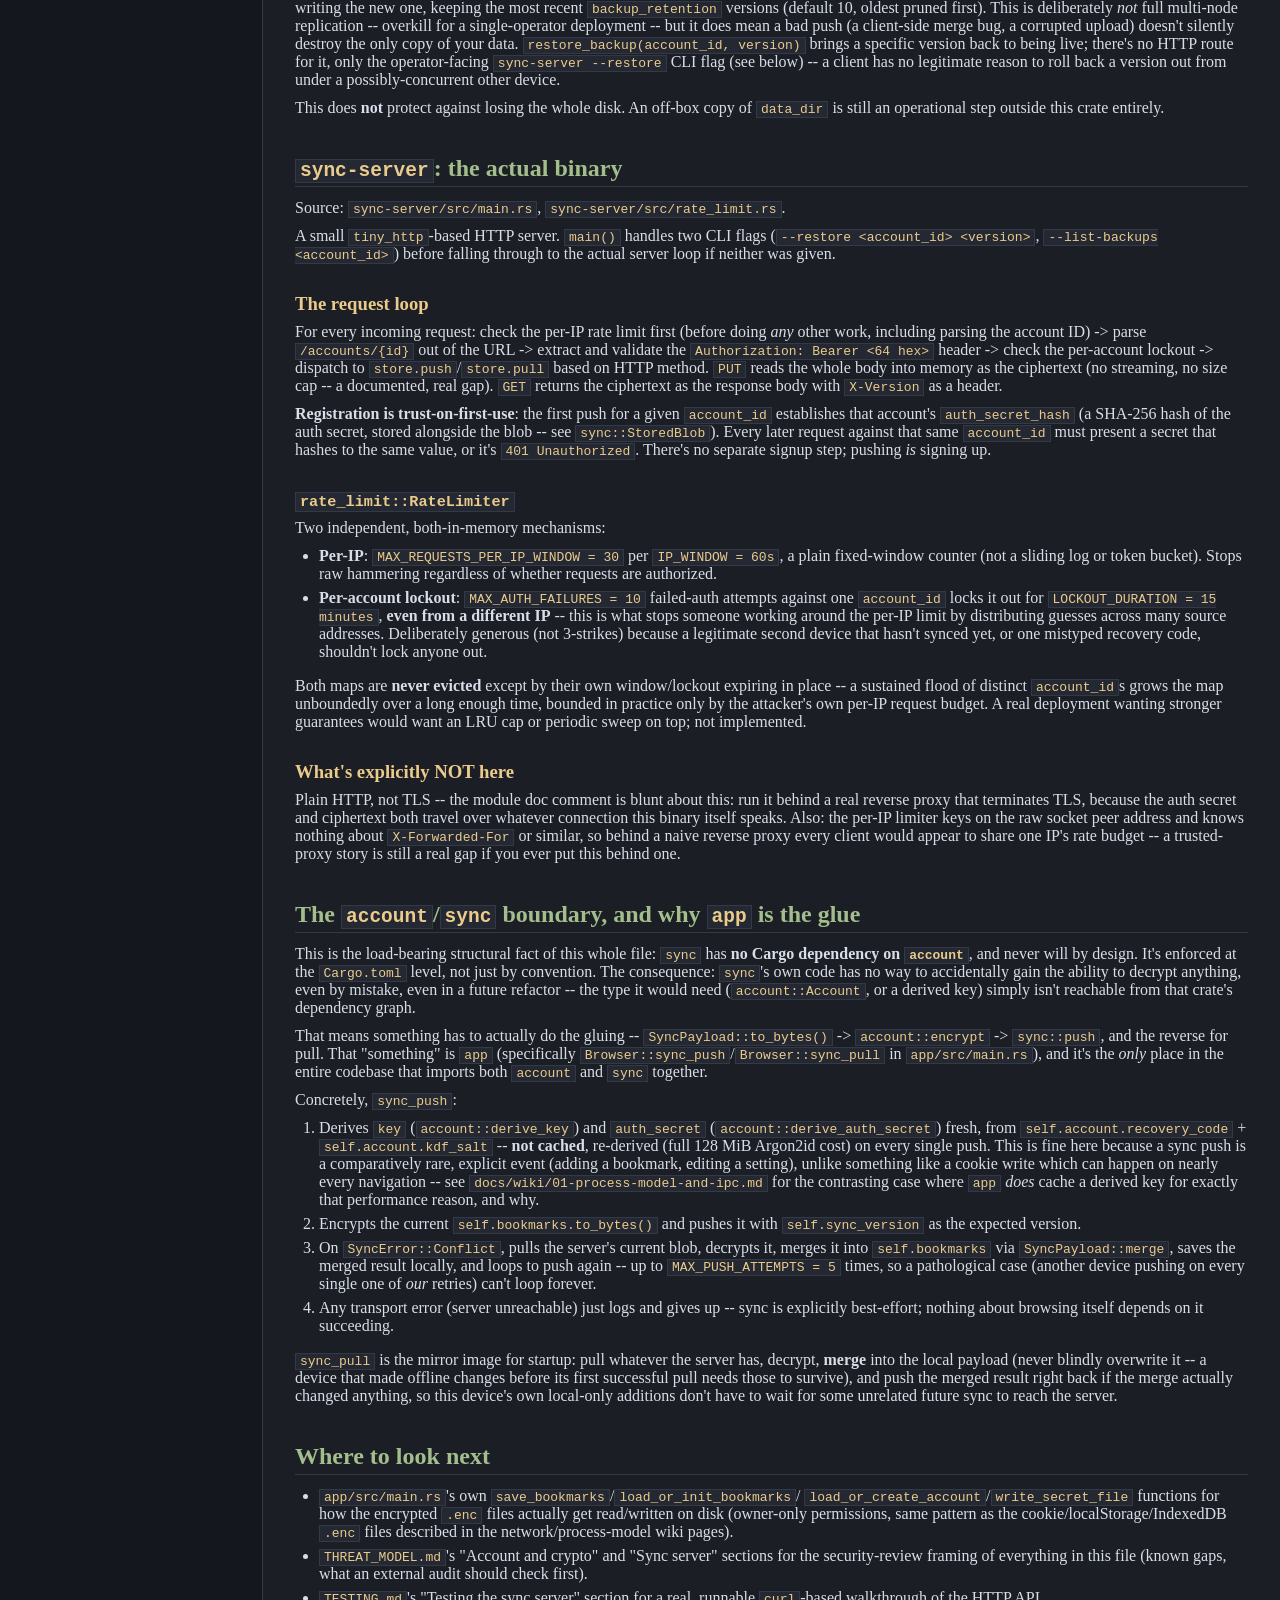
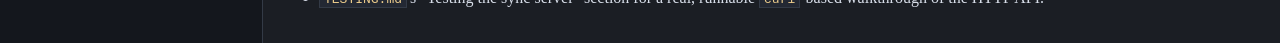
<file: docs/wiki-site/05-account-storage-sync.html>
<!DOCTYPE html>
<html>
<head>
<title>Account, Storage &amp; Sync - Abyssal Browser Wiki</title>
<link rel="stylesheet" href="style.css">
</head>
<body>
<div class="topbar">
  <span class="brand">Abyssal Browser Wiki</span>
  <span class="subtitle">a personal study guide, not official documentation</span>
</div>
<div class="layout">
  <div class="sidebar">
    <input type="text" id="filterBox" placeholder="Filter topics...">
    <ul id="topicList">
      <li><a href="index.html" data-title="start here">Start Here</a></li>
      <li><a href="01-process-model-and-ipc.html" data-title="process model & ipc">Process Model &amp; IPC</a></li>
      <li><a href="02-dom-html-css-layout-render.html" data-title="dom, css, layout & render">DOM, CSS, Layout &amp; Render</a></li>
      <li><a href="03-javascript-engine.html" data-title="javascript engine">JavaScript Engine</a></li>
      <li><a href="04-network-and-privacy.html" data-title="network & privacy">Network &amp; Privacy</a></li>
      <li class="active"><a href="05-account-storage-sync.html" data-title="account, storage & sync">Account, Storage &amp; Sync</a></li>
      <li><a href="06-app-ui-and-window.html" data-title="app ui & window">App UI &amp; Window</a></li>
      <li><a href="07-sandboxing.html" data-title="sandboxing">Sandboxing</a></li>
      <li><a href="08-rust-patterns-glossary.html" data-title="rust patterns glossary">Rust Patterns Glossary</a></li>
      <li><a href="09-troubleshooting.html" data-title="troubleshooting">Troubleshooting</a></li>
    </ul>
  </div>
  <div class="content">
    <h1>Account, Storage &amp; Sync</h1>
    <p>This file covers four crates that together implement Abyssal's no-email account model and cross-device sync: <code>account</code>, <code>storage</code>, <code>sync</code>, and the <code>sync-server</code> binary. Read this if you're touching anything about how bookmarks/history/settings get encrypted, merged across devices, or served.</p>
<p>The one-sentence version of the whole pipeline:</p>
<pre><code>storage::SyncPayload --to_bytes()--&gt; plaintext bytes
                                          |
                              account::encrypt(key)   (ChaCha20-Poly1305)
                                          |
                                      ciphertext
                                          |
                          sync::HttpSyncClient::push(account_id, auth_secret, ciphertext, expected_version)
                                          |
                                sync-server (FileSyncServer, one file per account)</code></pre>
<p>Every arrow in that chain except the last two hops is code that lives in <code>app</code>, not in any of these four crates. That's deliberate, and it's the single most important structural fact in this whole file -- see "The <code>account</code>/<code>sync</code> boundary, and why <code>app</code> is the glue" near the end.</p>
<h2 id="account-the-no-email-credential-and-the-real-crypto"><code>account</code>: the no-email credential and the real crypto</h2>
<p>Source: <code>account/src/lib.rs</code>, <code>account/src/bip39.rs</code>.</p>
<h3 id="the-model">The model</h3>
<p>There's no email, no username, no password by default. <code>account::create_account()</code> (no arguments) mints three things, all via the OS CSPRNG (<code>rand::rngs::OsRng</code>, never a userspace PRNG):</p>
<ul>
<li><code>account_id</code>: a random token like <code>acct_&lt;32 hex chars&gt;</code> -- just an opaque handle the sync server uses to address a blob. Doesn't need to be secret, only unique.</li>
<li><code>recovery_code</code>: a 15-word BIP-39 mnemonic phrase. This <strong>is</strong> the actual credential -- the only secret that unlocks anything.</li>
<li><code>kdf_salt</code>: a random 16-byte salt, generated once and then reused forever for this account. Not secret either -- it's fine for this to be visible in <code>account.txt</code> right next to everything else, because a salt's job is to make precomputed rainbow-table attacks useless, not to be secret itself.</li>
</ul>
<p>Why a 15-word phrase instead of, say, a 40-character hex string carrying the same 160 bits of entropy? Because a hex blob is brutal to transcribe by hand and gives you zero feedback if you get it wrong -- you'd just have a different, silently-wrong secret. A BIP-39 mnemonic has a built-in checksum (see the <code>bip39</code> module below) that catches a misspelled or reordered word, so a bad transcription fails loudly instead of quietly generating garbage.</p>
<h3 id="key-derivation-two-independent-secrets-from-one-phrase">Key derivation: two independent secrets from one phrase</h3>
<p><code>derive_key(secret, salt)</code> and <code>derive_auth_secret(secret, salt)</code> both run the recovery code (or an optional password layered on top, if that ever ships) through Argon2id, but they are <strong>domain-separated</strong> -- <code>derive_auth_secret</code> prepends a fixed string (<code>"abyssal-sync-auth-v1|"</code>) to the secret before hashing, so the two outputs are cryptographically unrelated even though they come from the same input. <code>derive_key</code>'s output encrypts your data locally. <code>derive_auth_secret</code>'s output goes to the sync server so it can authenticate your pushes/pulls.</p>
<p>This split is the whole reason the server can authenticate you without being able to read your data: if there were only one derived secret, the server would necessarily see (or be able to compute) the same value that decrypts your bookmarks. Domain separation means knowing the auth secret gives you <strong>zero</strong> information toward the encryption key.</p>
<p>Both functions share one <code>kdf()</code> builder function, on purpose -- there's exactly one place in the whole codebase that decides what "the KDF" means, so the two call sites can never silently drift onto different parameters.</p>
<p><strong>The actual Argon2id parameters</strong> (<code>KDF_MEMORY_COST_KIB = 128 * 1024</code> i.e. 128 MiB, <code>KDF_TIME_COST = 3</code>, <code>KDF_PARALLELISM = 1</code>) are deliberately chosen, not left at the crate's generic default (19 MiB / t=2). Two things worth understanding if you ever touch these:</p>
<ol>
<li><strong>Parallelism is pinned at 1 on purpose</strong>, not as an oversight. The <code>argon2</code> crate (RustCrypto's implementation) has no multi-threaded lane execution -- every lane runs serially regardless of <code>p_cost</code> -- so raising parallelism here would only add wall-clock time with zero benefit. All the "make this expensive to crack" budget goes into memory cost instead, which is the parameter that actually resists GPU/ASIC parallelization (more memory per guess is expensive to replicate across many cracking units in hardware).</li>
<li><strong>This only ever runs locally</strong>, to protect a stolen ciphertext blob against offline brute-forcing. It never runs server-side against concurrent users, so there's no capacity cost to being generous. 128 MiB / t=3 completes in well under a second on ordinary desktop hardware in a <strong>release</strong> build -- a debug build (this workspace's default) is meaningfully slower, which is an expected dev-loop cost, not a signal the numbers are wrong.</li>
</ol>
<h3 id="encryption">Encryption</h3>
<p><code>encrypt(key, plaintext) -&gt; Vec&lt;u8&gt;</code> uses ChaCha20-Poly1305, a real AEAD (authenticated encryption). A fresh random 12-byte nonce is generated per call and prepended to the ciphertext it returns -- the nonce isn't secret, it just has to be unique per encryption under a given key, and storing it next to the ciphertext is the standard way to make it available to <code>decrypt</code> later. Because it's authenticated, <code>decrypt</code> doesn't silently produce garbage on a wrong key or tampered data -- it returns a real <code>Err(DecryptError)</code>, and deliberately does <strong>not</strong> distinguish "wrong key" from "tampered ciphertext," because an AEAD's whole security property is that those two cases are indistinguishable from the outside.</p>
<h3 id="zeroization-and-its-real-limits">Zeroization, and its real limits</h3>
<p><code>derive_key</code>/<code>derive_auth_secret</code>/<code>decrypt</code> all return <code>Zeroizing&lt;...&gt;</code> wrappers (from the <code>zeroize</code> crate), which wipe their contents when dropped. This guarantees the key/plaintext is overwritten <em>after</em> use -- it does <strong>not</strong> guarantee the memory was never swappable to disk or never captured in a core dump while it was live. <code>mlock</code>/<code>MADV_DONTDUMP</code> would close that gap; the module's own doc comment lists it as a real, not-yet-done next step. Worth knowing if you're ever debugging something that touches derived keys: they zeroize on drop, not on creation, so a key that's still in scope is still live plaintext in ordinary process memory.</p>
<h3 id="bip39-the-mnemonic-codec"><code>bip39</code>: the mnemonic codec</h3>
<p><code>account/src/bip39.rs</code> implements BIP-39's encoding scheme (entropy -&gt; checksummed word indices -&gt; words, and back) using the standard 2048-word English list (<code>account/assets/bip39-english.txt</code>, verified against its known-good SHA-256 checksum, not retyped by hand). It deliberately does <strong>not</strong> implement BIP-39's separate seed-derivation step (PBKDF2-HMAC-SHA512 over the mnemonic) -- this app doesn't need it, since the mnemonic here is just fed straight into this crate's own Argon2id <code>derive_key</code>, the same way a password would be. Interop with other BIP-39 wallets' seed derivation is explicitly not a goal.</p>
<p><code>entropy_to_mnemonic</code> is what <code>create_account</code> calls (with 20 bytes / 160 bits of entropy, producing 15 words). <code>mnemonic_to_entropy</code> is the inverse -- <strong>it exists but nothing calls it yet</strong>. There's no "restore this account on a new device by typing the recovery phrase" UI flow in <code>app</code>; today the only way <code>app</code> ever gets a recovery code back is by reading <code>account.txt</code> on the <em>same</em> device it was created on. If you build that restore flow, this function is the piece that's already done.</p>
<h2 id="storage-the-data-model-that-knows-nothing-about-crypto"><code>storage</code>: the data model that knows nothing about crypto</h2>
<p>Source: <code>storage/src/lib.rs</code>.</p>
<p>This is deliberately the one crate in the whole chain with no idea encryption or networking exist. It just models "what data syncs" (<code>Bookmark</code>, <code>HistoryEntry</code>, <code>Settings</code>, all bundled into one <code>SyncPayload</code>) and can turn itself into bytes and back. That separation is what makes it trivially unit testable -- no fake crypto, no fake network, just plain data round-tripping through <code>serde_json</code>.</p>
<p>Note, if you've read <code>network</code>'s or <code>renderer</code>'s own on-disk formats: unlike <code>PartitionedCookieJar</code>/<code>LocalStorageStore</code>/<code>IndexedDbStore</code> (which hand-build <code>serde_json::Value</code> JSON to avoid a <code>serde</code> dependency in those crates), <code>storage</code> types use ordinary <code>#[derive(serde::Serialize, serde::Deserialize)]</code> -- this crate already pulls in <code>serde</code> directly, so there's no reason not to.</p>
<h3 id="the-three-record-types">The three record types</h3>
<ul>
<li><code>Bookmark { title, url, created_at_unix }</code>. Identity is the URL -- there's no separate stable ID yet, which is a real, documented limitation: if a future "rename/reorder bookmarks" feature ever needs to distinguish two edits of "the same" bookmark from "a bookmark was deleted and a new one added," it'll need a real ID field first.</li>
<li><code>HistoryEntry { url, title: Option&lt;String&gt;, visited_at_unix }</code>. <strong>Not</strong> deduplicated by URL -- visiting the same page twice is two separate entries, matching how history (as opposed to bookmarks) actually works. Capped at <code>MAX_HISTORY_ENTRIES = 500</code>, oldest pruned first, because every sync round-trips the <em>entire</em> payload (see below) -- an unbounded history log would make every sync progressively heavier forever.</li>
<li><code>Settings</code>: a flat <code>Vec&lt;SettingEntry { key, value, updated_at_unix }&gt;</code> (not a <code>HashMap</code>, so serialization order and the merge logic below can be deterministic-ish). Each entry independently timestamped.</li>
</ul>
<h3 id="syncpayload-merge-where-the-real-conflict-resolution-lives"><code>SyncPayload::merge</code> -- where the real conflict resolution lives</h3>
<p><code>sync</code> (the crate) can <em>detect</em> that two devices diverged, but it can never <em>resolve</em> it, because it only ever holds ciphertext. <code>storage::SyncPayload::merge</code> is where the actual resolution happens, once <code>app</code> has decrypted both sides:</p>
<ul>
<li><strong>Bookmarks</strong>: unioned by URL. Same URL on both sides keeps whichever copy has the later <code>created_at_unix</code>.</li>
<li><strong>Settings</strong>: delegated to <code>Settings::merge</code>, which is last-write-wins <em>per key</em> (not per whole blob) -- a key present on only one side survives untouched; a key present on both keeps whichever <code>updated_at_unix</code> is later. This is a meaningful improvement over "the whole blob from whichever side pushed last wins," which would silently drop an unrelated setting change made on the other device.</li>
<li><strong>History</strong>: unioned by the <code>(url, visited_at_unix)</code> pair (not just URL, since the same URL legitimately appears many times), re-sorted, then re-capped to <code>MAX_HISTORY_ENTRIES</code>.</li>
</ul>
<p>One documented sharp edge: an exact tie (identical timestamp on both sides for the same key/URL) breaks toward <code>self</code>, so <code>a.merge(&amp;b)</code> and <code>b.merge(&amp;a)</code> can technically differ on that edge case. It only affects which of two <em>otherwise-equal</em> writes wins cosmetically -- nothing is ever dropped by it.</p>
<p>If you're looking for where a real CRDT (an OR-Set for bookmarks, proper LWW-registers with per-replica tie-breaking for settings) would slot in -- this merge function is it. The module's own doc comment calls this out as the fully-correct answer if concurrent-edit-to-the-same-field conflicts ever become a real problem; not worth the complexity for a handful of string settings today.</p>
<h2 id="sync-opaque-ciphertext-in-opaque-ciphertext-out"><code>sync</code>: opaque ciphertext in, opaque ciphertext out</h2>
<p>Source: <code>sync/src/lib.rs</code>.</p>
<p>This crate's types (<code>Blob</code>, the <code>SyncTransport</code> trait) only ever hold <code>Vec&lt;u8&gt;</code> ciphertext plus an <code>account_id</code> string. Never a <code>SyncPayload</code>, never anything from <code>account</code>. That's the actual mechanism that makes "zero-knowledge sync" true rather than a marketing claim -- this crate <em>structurally cannot</em> decrypt anything, because it never has the key, and it never even sees plaintext long enough to try.</p>
<h3 id="three-implementations-of-synctransport">Three implementations of <code>SyncTransport</code></h3>
<ul>
<li><strong><code>FakeSyncServer</code></strong>: in-memory <code>HashMap</code>, no persistence. Good for fast unit tests of push/pull/conflict logic; data is gone on restart.</li>
<li><strong><code>FileSyncServer</code></strong>: what <code>sync-server</code> actually runs. One file per account under <code>data_dir</code>, named by a SHA-256 hash of the account ID (not the raw ID -- this is what makes a hostile account ID like <code>../../etc/passwd</code> harmless; it just hashes to some hex string like any other input). Each push does a full read-modify-write of that one file, atomically (temp file + <code>rename</code>), with <strong>no</strong> in-memory cache -- every request touches disk. Fine at hobby-project request volumes; an <code>account_id -&gt; version</code> in-memory index is the documented next step if that ever changes.</li>
<li><strong><code>HttpSyncClient</code></strong>: the real HTTP client <code>app</code> uses, talking to a real <code>sync-server</code>. <code>PUT /accounts/{id}</code> with <code>Authorization: Bearer &lt;64 hex chars&gt;</code> and <code>X-Expected-Version: &lt;n&gt;</code> to push; <code>GET /accounts/{id}</code> (same auth header) to pull, reading the version back from an <code>X-Version</code> response header.</li>
</ul>
<h3 id="conflict-detection-not-resolution">Conflict detection, not resolution</h3>
<p>Every push carries the version the client <em>thinks</em> it's overwriting. <code>FileSyncServer</code>/<code>FakeSyncServer</code> compare that against the actual current version; a mismatch returns <code>SyncError::Conflict { server_version }</code> instead of silently overwriting newer data. This crate's job stops there -- it has no way to combine two devices' changes, so all it can do is refuse and let the caller (<code>app</code>) figure out what to do. See <code>app::Browser::sync_push</code> below for the actual retry-and-merge loop this conflict signal drives.</p>
<h3 id="file-backed-backups-real-not-just-theoretical">File-backed backups (real, not just theoretical)</h3>
<p>Every <code>FileSyncServer::push</code> snapshots the version it's about to overwrite into <code>data_dir/backups/&lt;account hash&gt;/&lt;version&gt;.blob</code> <strong>before</strong> writing the new one, keeping the most recent <code>backup_retention</code> versions (default 10, oldest pruned first). This is deliberately <em>not</em> full multi-node replication -- overkill for a single-operator deployment -- but it does mean a bad push (a client-side merge bug, a corrupted upload) doesn't silently destroy the only copy of your data. <code>restore_backup(account_id, version)</code> brings a specific version back to being live; there's no HTTP route for it, only the operator-facing <code>sync-server --restore</code> CLI flag (see below) -- a client has no legitimate reason to roll back a version out from under a possibly-concurrent other device.</p>
<p>This does <strong>not</strong> protect against losing the whole disk. An off-box copy of <code>data_dir</code> is still an operational step outside this crate entirely.</p>
<h2 id="sync-server-the-actual-binary"><code>sync-server</code>: the actual binary</h2>
<p>Source: <code>sync-server/src/main.rs</code>, <code>sync-server/src/rate_limit.rs</code>.</p>
<p>A small <code>tiny_http</code>-based HTTP server. <code>main()</code> handles two CLI flags (<code>--restore &lt;account_id&gt; &lt;version&gt;</code>, <code>--list-backups &lt;account_id&gt;</code>) before falling through to the actual server loop if neither was given.</p>
<h3 id="the-request-loop">The request loop</h3>
<p>For every incoming request: check the per-IP rate limit first (before doing <em>any</em> other work, including parsing the account ID) -&gt; parse <code>/accounts/{id}</code> out of the URL -&gt; extract and validate the <code>Authorization: Bearer &lt;64 hex&gt;</code> header -&gt; check the per-account lockout -&gt; dispatch to <code>store.push</code>/<code>store.pull</code> based on HTTP method. <code>PUT</code> reads the whole body into memory as the ciphertext (no streaming, no size cap -- a documented, real gap). <code>GET</code> returns the ciphertext as the response body with <code>X-Version</code> as a header.</p>
<p><strong>Registration is trust-on-first-use</strong>: the first push for a given <code>account_id</code> establishes that account's <code>auth_secret_hash</code> (a SHA-256 hash of the auth secret, stored alongside the blob -- see <code>sync::StoredBlob</code>). Every later request against that same <code>account_id</code> must present a secret that hashes to the same value, or it's <code>401 Unauthorized</code>. There's no separate signup step; pushing <em>is</em> signing up.</p>
<h3 id="rate-limit-ratelimiter"><code>rate_limit::RateLimiter</code></h3>
<p>Two independent, both-in-memory mechanisms:</p>
<ul>
<li><strong>Per-IP</strong>: <code>MAX_REQUESTS_PER_IP_WINDOW = 30</code> per <code>IP_WINDOW = 60s</code>, a plain fixed-window counter (not a sliding log or token bucket). Stops raw hammering regardless of whether requests are authorized.</li>
<li><strong>Per-account lockout</strong>: <code>MAX_AUTH_FAILURES = 10</code> failed-auth attempts against one <code>account_id</code> locks it out for <code>LOCKOUT_DURATION = 15 minutes</code>, <strong>even from a different IP</strong> -- this is what stops someone working around the per-IP limit by distributing guesses across many source addresses. Deliberately generous (not 3-strikes) because a legitimate second device that hasn't synced yet, or one mistyped recovery code, shouldn't lock anyone out.</li>
</ul>
<p>Both maps are <strong>never evicted</strong> except by their own window/lockout expiring in place -- a sustained flood of distinct <code>account_id</code>s grows the map unboundedly over a long enough time, bounded in practice only by the attacker's own per-IP request budget. A real deployment wanting stronger guarantees would want an LRU cap or periodic sweep on top; not implemented.</p>
<h3 id="what-s-explicitly-not-here">What's explicitly NOT here</h3>
<p>Plain HTTP, not TLS -- the module doc comment is blunt about this: run it behind a real reverse proxy that terminates TLS, because the auth secret and ciphertext both travel over whatever connection this binary itself speaks. Also: the per-IP limiter keys on the raw socket peer address and knows nothing about <code>X-Forwarded-For</code> or similar, so behind a naive reverse proxy every client would appear to share one IP's rate budget -- a trusted-proxy story is still a real gap if you ever put this behind one.</p>
<h2 id="the-account-sync-boundary-and-why-app-is-the-glue">The <code>account</code>/<code>sync</code> boundary, and why <code>app</code> is the glue</h2>
<p>This is the load-bearing structural fact of this whole file: <code>sync</code> has <strong>no Cargo dependency on <code>account</code></strong>, and never will by design. It's enforced at the <code>Cargo.toml</code> level, not just by convention. The consequence: <code>sync</code>'s own code has no way to accidentally gain the ability to decrypt anything, even by mistake, even in a future refactor -- the type it would need (<code>account::Account</code>, or a derived key) simply isn't reachable from that crate's dependency graph.</p>
<p>That means something has to actually do the gluing -- <code>SyncPayload::to_bytes()</code> -&gt; <code>account::encrypt</code> -&gt; <code>sync::push</code>, and the reverse for pull. That "something" is <code>app</code> (specifically <code>Browser::sync_push</code>/<code>Browser::sync_pull</code> in <code>app/src/main.rs</code>), and it's the <em>only</em> place in the entire codebase that imports both <code>account</code> and <code>sync</code> together.</p>
<p>Concretely, <code>sync_push</code>:</p>
<ol>
<li>Derives <code>key</code> (<code>account::derive_key</code>) and <code>auth_secret</code> (<code>account::derive_auth_secret</code>) fresh, from <code>self.account.recovery_code</code> + <code>self.account.kdf_salt</code> -- <strong>not cached</strong>, re-derived (full 128 MiB Argon2id cost) on every single push. This is fine here because a sync push is a comparatively rare, explicit event (adding a bookmark, editing a setting), unlike something like a cookie write which can happen on nearly every navigation -- see <code>docs/wiki/01-process-model-and-ipc.md</code> for the contrasting case where <code>app</code> <em>does</em> cache a derived key for exactly that performance reason, and why.</li>
<li>Encrypts the current <code>self.bookmarks.to_bytes()</code> and pushes it with <code>self.sync_version</code> as the expected version.</li>
<li>On <code>SyncError::Conflict</code>, pulls the server's current blob, decrypts it, merges it into <code>self.bookmarks</code> via <code>SyncPayload::merge</code>, saves the merged result locally, and loops to push again -- up to <code>MAX_PUSH_ATTEMPTS = 5</code> times, so a pathological case (another device pushing on every single one of <em>our</em> retries) can't loop forever.</li>
<li>Any transport error (server unreachable) just logs and gives up -- sync is explicitly best-effort; nothing about browsing itself depends on it succeeding.</li>
</ol>
<p><code>sync_pull</code> is the mirror image for startup: pull whatever the server has, decrypt, <strong>merge</strong> into the local payload (never blindly overwrite it -- a device that made offline changes before its first successful pull needs those to survive), and push the merged result right back if the merge actually changed anything, so this device's own local-only additions don't have to wait for some unrelated future sync to reach the server.</p>
<h2 id="where-to-look-next">Where to look next</h2>
<ul>
<li><code>app/src/main.rs</code>'s own <code>save_bookmarks</code>/<code>load_or_init_bookmarks</code>/ <code>load_or_create_account</code>/<code>write_secret_file</code> functions for how the encrypted <code>.enc</code> files actually get read/written on disk (owner-only permissions, same pattern as the cookie/localStorage/IndexedDB <code>.enc</code> files described in the network/process-model wiki pages).</li>
<li><code>THREAT_MODEL.md</code>'s "Account and crypto" and "Sync server" sections for the security-review framing of everything in this file (known gaps, what an external audit should check first).</li>
<li><code>TESTING.md</code>'s "Testing the sync server" section for a real, runnable <code>curl</code>-based walkthrough of the HTTP API.</li>
</ul>
  </div>
</div>
<script>
var box = document.getElementById('filterBox');
box.addEventListener('input', function () {
  var q = box.value.toLowerCase();
  var items = document.getElementById('topicList');
  var links = items.querySelectorAll('a');
  for (var i = 0; i < links.length; i++) {
    var link = links[i];
    var title = link.getAttribute('data-title');
    if (q === '' || title.indexOf(q) !== -1) {
      link.classList.remove('hidden');
    } else {
      link.classList.add('hidden');
    }
  }
});
</script>
</body>
</html>
</file>
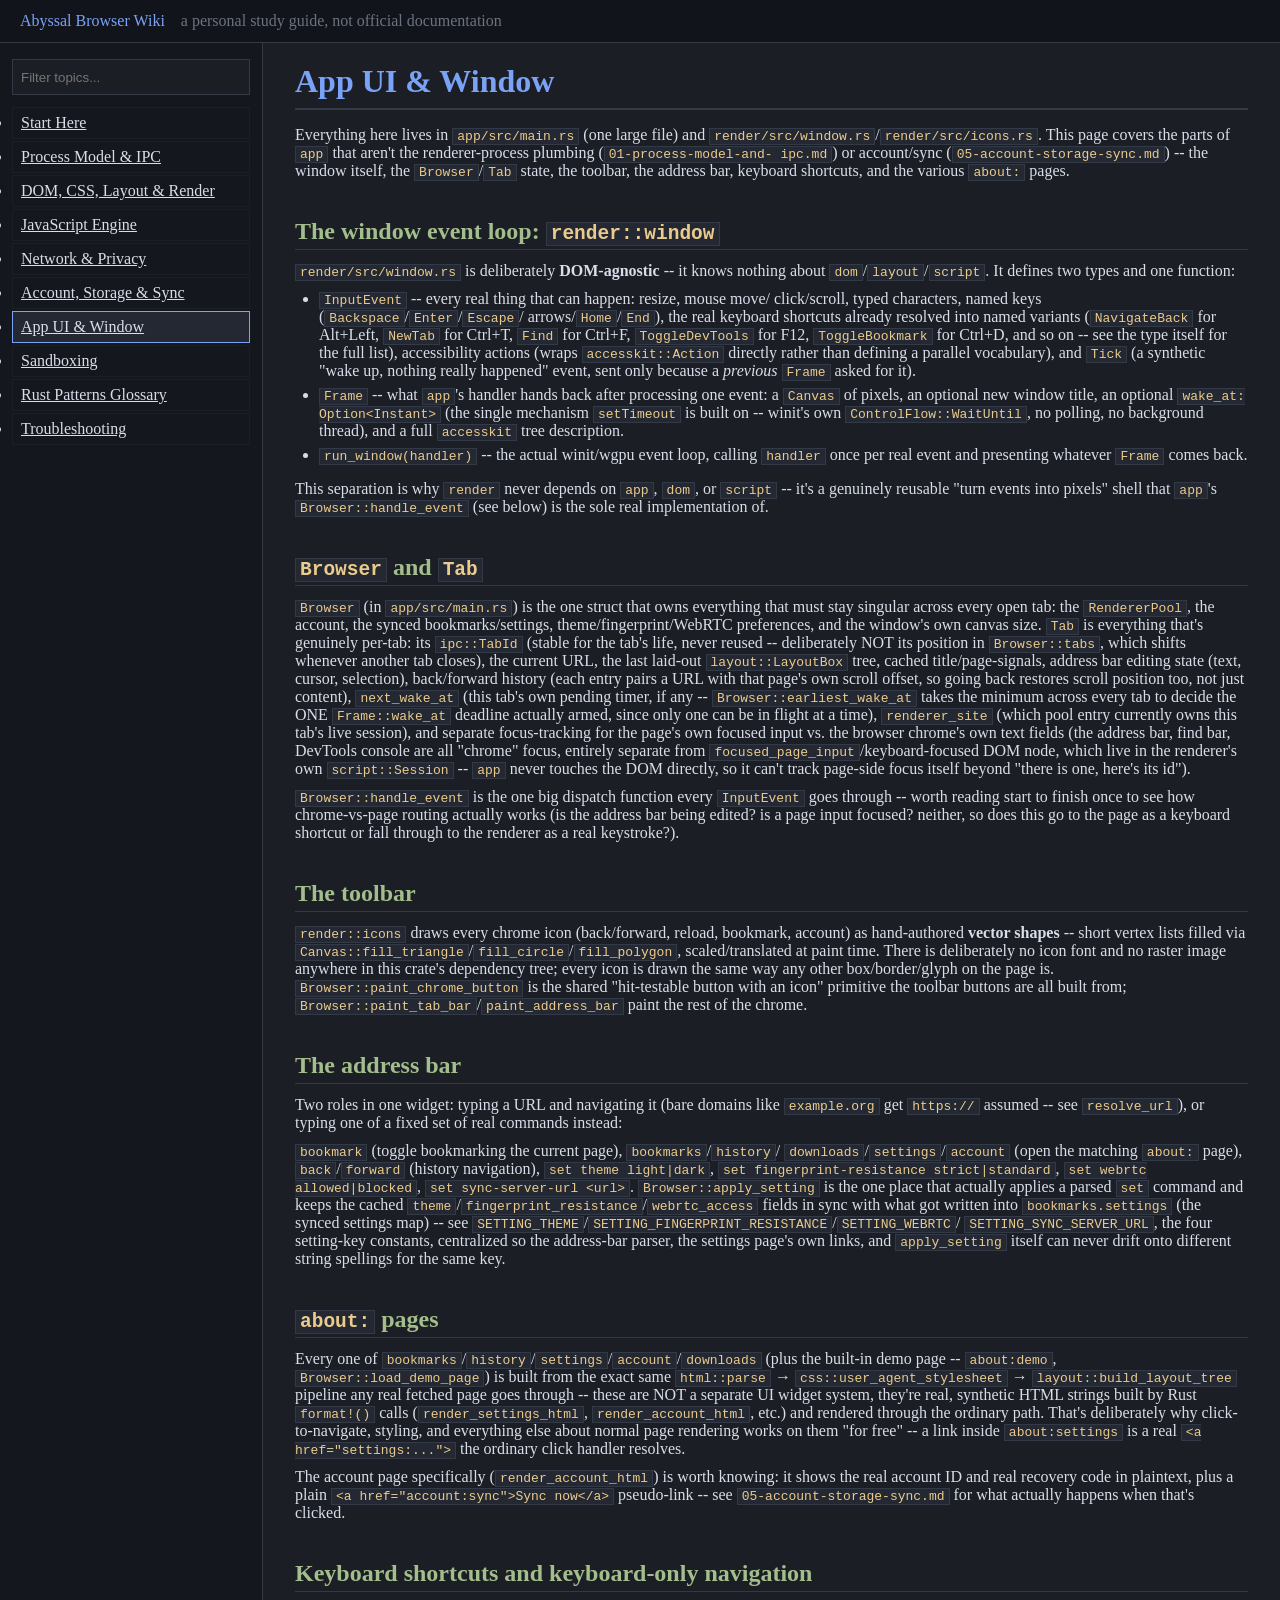
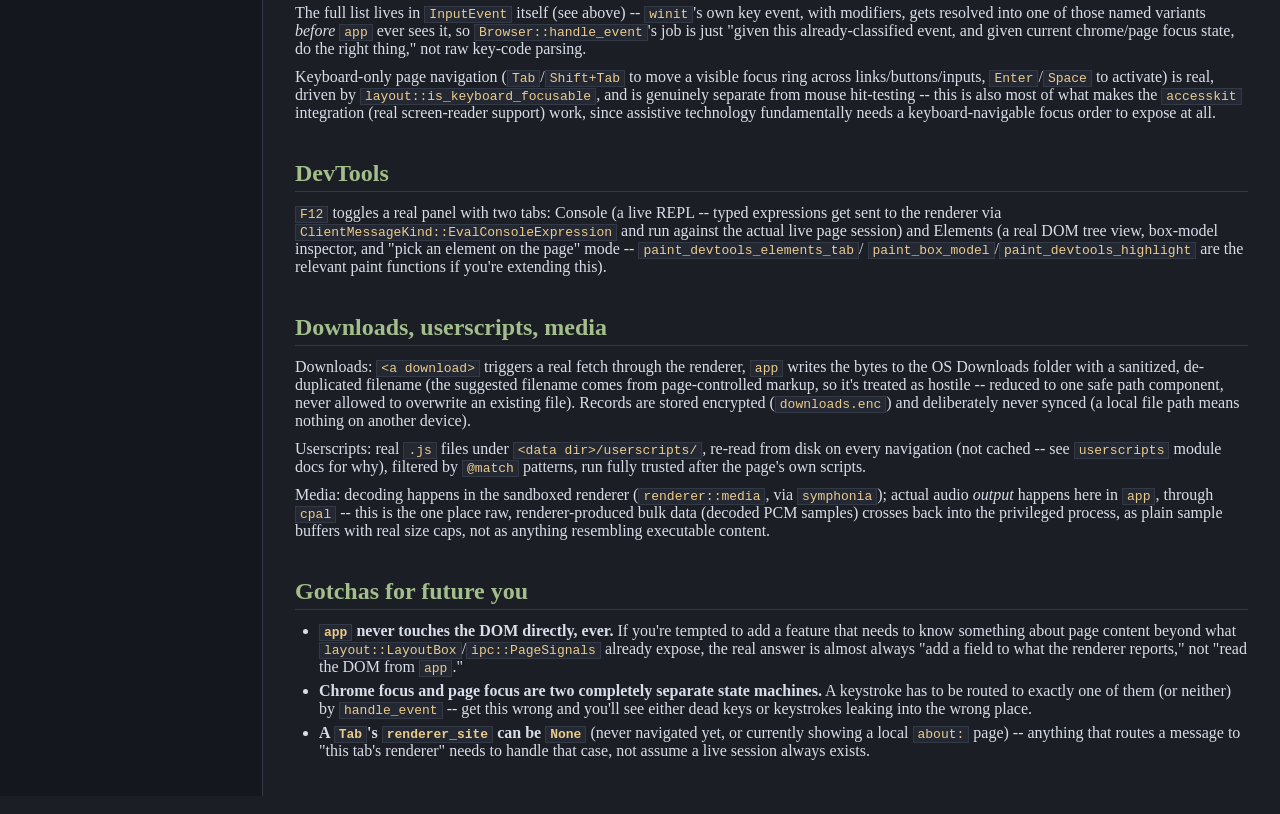
<file: docs/wiki-site/06-app-ui-and-window.html>
<!DOCTYPE html>
<html>
<head>
<title>App UI &amp; Window - Abyssal Browser Wiki</title>
<link rel="stylesheet" href="style.css">
</head>
<body>
<div class="topbar">
  <span class="brand">Abyssal Browser Wiki</span>
  <span class="subtitle">a personal study guide, not official documentation</span>
</div>
<div class="layout">
  <div class="sidebar">
    <input type="text" id="filterBox" placeholder="Filter topics...">
    <ul id="topicList">
      <li><a href="index.html" data-title="start here">Start Here</a></li>
      <li><a href="01-process-model-and-ipc.html" data-title="process model & ipc">Process Model &amp; IPC</a></li>
      <li><a href="02-dom-html-css-layout-render.html" data-title="dom, css, layout & render">DOM, CSS, Layout &amp; Render</a></li>
      <li><a href="03-javascript-engine.html" data-title="javascript engine">JavaScript Engine</a></li>
      <li><a href="04-network-and-privacy.html" data-title="network & privacy">Network &amp; Privacy</a></li>
      <li><a href="05-account-storage-sync.html" data-title="account, storage & sync">Account, Storage &amp; Sync</a></li>
      <li class="active"><a href="06-app-ui-and-window.html" data-title="app ui & window">App UI &amp; Window</a></li>
      <li><a href="07-sandboxing.html" data-title="sandboxing">Sandboxing</a></li>
      <li><a href="08-rust-patterns-glossary.html" data-title="rust patterns glossary">Rust Patterns Glossary</a></li>
      <li><a href="09-troubleshooting.html" data-title="troubleshooting">Troubleshooting</a></li>
    </ul>
  </div>
  <div class="content">
    <h1>App UI &amp; Window</h1>
    <p>Everything here lives in <code>app/src/main.rs</code> (one large file) and <code>render/src/window.rs</code>/<code>render/src/icons.rs</code>. This page covers the parts of <code>app</code> that aren't the renderer-process plumbing (<code>01-process-model-and- ipc.md</code>) or account/sync (<code>05-account-storage-sync.md</code>) -- the window itself, the <code>Browser</code>/<code>Tab</code> state, the toolbar, the address bar, keyboard shortcuts, and the various <code>about:</code> pages.</p>
<h2 id="the-window-event-loop-render-window">The window event loop: <code>render::window</code></h2>
<p><code>render/src/window.rs</code> is deliberately <strong>DOM-agnostic</strong> -- it knows nothing about <code>dom</code>/<code>layout</code>/<code>script</code>. It defines two types and one function:</p>
<ul>
<li><code>InputEvent</code> -- every real thing that can happen: resize, mouse move/ click/scroll, typed characters, named keys (<code>Backspace</code>/<code>Enter</code>/<code>Escape</code>/ arrows/<code>Home</code>/<code>End</code>), the real keyboard shortcuts already resolved into named variants (<code>NavigateBack</code> for Alt+Left, <code>NewTab</code> for Ctrl+T, <code>Find</code> for Ctrl+F, <code>ToggleDevTools</code> for F12, <code>ToggleBookmark</code> for Ctrl+D, and so on -- see the type itself for the full list), accessibility actions (wraps <code>accesskit::Action</code> directly rather than defining a parallel vocabulary), and <code>Tick</code> (a synthetic "wake up, nothing really happened" event, sent only because a <em>previous</em> <code>Frame</code> asked for it).</li>
<li><code>Frame</code> -- what <code>app</code>'s handler hands back after processing one event: a <code>Canvas</code> of pixels, an optional new window title, an optional <code>wake_at: Option&lt;Instant&gt;</code> (the single mechanism <code>setTimeout</code> is built on -- winit's own <code>ControlFlow::WaitUntil</code>, no polling, no background thread), and a full <code>accesskit</code> tree description.</li>
<li><code>run_window(handler)</code> -- the actual winit/wgpu event loop, calling <code>handler</code> once per real event and presenting whatever <code>Frame</code> comes back.</li>
</ul>
<p>This separation is why <code>render</code> never depends on <code>app</code>, <code>dom</code>, or <code>script</code> -- it's a genuinely reusable "turn events into pixels" shell that <code>app</code>'s <code>Browser::handle_event</code> (see below) is the sole real implementation of.</p>
<h2 id="browser-and-tab"><code>Browser</code> and <code>Tab</code></h2>
<p><code>Browser</code> (in <code>app/src/main.rs</code>) is the one struct that owns everything that must stay singular across every open tab: the <code>RendererPool</code>, the account, the synced bookmarks/settings, theme/fingerprint/WebRTC preferences, and the window's own canvas size. <code>Tab</code> is everything that's genuinely per-tab: its <code>ipc::TabId</code> (stable for the tab's life, never reused -- deliberately NOT its position in <code>Browser::tabs</code>, which shifts whenever another tab closes), the current URL, the last laid-out <code>layout::LayoutBox</code> tree, cached title/page-signals, address bar editing state (text, cursor, selection), back/forward history (each entry pairs a URL with that page's own scroll offset, so going back restores scroll position too, not just content), <code>next_wake_at</code> (this tab's own pending timer, if any -- <code>Browser::earliest_wake_at</code> takes the minimum across every tab to decide the ONE <code>Frame::wake_at</code> deadline actually armed, since only one can be in flight at a time), <code>renderer_site</code> (which pool entry currently owns this tab's live session), and separate focus-tracking for the page's own focused input vs. the browser chrome's own text fields (the address bar, find bar, DevTools console are all "chrome" focus, entirely separate from <code>focused_page_input</code>/keyboard-focused DOM node, which live in the renderer's own <code>script::Session</code> -- <code>app</code> never touches the DOM directly, so it can't track page-side focus itself beyond "there is one, here's its id").</p>
<p><code>Browser::handle_event</code> is the one big dispatch function every <code>InputEvent</code> goes through -- worth reading start to finish once to see how chrome-vs-page routing actually works (is the address bar being edited? is a page input focused? neither, so does this go to the page as a keyboard shortcut or fall through to the renderer as a real keystroke?).</p>
<h2 id="the-toolbar">The toolbar</h2>
<p><code>render::icons</code> draws every chrome icon (back/forward, reload, bookmark, account) as hand-authored <strong>vector shapes</strong> -- short vertex lists filled via <code>Canvas::fill_triangle</code>/<code>fill_circle</code>/<code>fill_polygon</code>, scaled/translated at paint time. There is deliberately no icon font and no raster image anywhere in this crate's dependency tree; every icon is drawn the same way any other box/border/glyph on the page is. <code>Browser::paint_chrome_button</code> is the shared "hit-testable button with an icon" primitive the toolbar buttons are all built from; <code>Browser::paint_tab_bar</code>/<code>paint_address_bar</code> paint the rest of the chrome.</p>
<h2 id="the-address-bar">The address bar</h2>
<p>Two roles in one widget: typing a URL and navigating it (bare domains like <code>example.org</code> get <code>https://</code> assumed -- see <code>resolve_url</code>), or typing one of a fixed set of real commands instead:</p>
<p><code>bookmark</code> (toggle bookmarking the current page), <code>bookmarks</code>/<code>history</code>/ <code>downloads</code>/<code>settings</code>/<code>account</code> (open the matching <code>about:</code> page), <code>back</code>/<code>forward</code> (history navigation), <code>set theme light|dark</code>, <code>set fingerprint-resistance strict|standard</code>, <code>set webrtc allowed|blocked</code>, <code>set sync-server-url &lt;url&gt;</code>. <code>Browser::apply_setting</code> is the one place that actually applies a parsed <code>set</code> command and keeps the cached <code>theme</code>/<code>fingerprint_resistance</code>/<code>webrtc_access</code> fields in sync with what got written into <code>bookmarks.settings</code> (the synced settings map) -- see <code>SETTING_THEME</code>/<code>SETTING_FINGERPRINT_RESISTANCE</code>/<code>SETTING_WEBRTC</code>/ <code>SETTING_SYNC_SERVER_URL</code>, the four setting-key constants, centralized so the address-bar parser, the settings page's own links, and <code>apply_setting</code> itself can never drift onto different string spellings for the same key.</p>
<h2 id="about-pages"><code>about:</code> pages</h2>
<p>Every one of <code>bookmarks</code>/<code>history</code>/<code>settings</code>/<code>account</code>/<code>downloads</code> (plus the built-in demo page -- <code>about:demo</code>, <code>Browser::load_demo_page</code>) is built from the exact same <code>html::parse</code> → <code>css::user_agent_stylesheet</code> → <code>layout::build_layout_tree</code> pipeline any real fetched page goes through -- these are NOT a separate UI widget system, they're real, synthetic HTML strings built by Rust <code>format!()</code> calls (<code>render_settings_html</code>, <code>render_account_html</code>, etc.) and rendered through the ordinary path. That's deliberately why click-to-navigate, styling, and everything else about normal page rendering works on them "for free" -- a link inside <code>about:settings</code> is a real <code>&lt;a href="settings:..."&gt;</code> the ordinary click handler resolves.</p>
<p>The account page specifically (<code>render_account_html</code>) is worth knowing: it shows the real account ID and real recovery code in plaintext, plus a plain <code>&lt;a href="account:sync"&gt;Sync now&lt;/a&gt;</code> pseudo-link -- see <code>05-account-storage-sync.md</code> for what actually happens when that's clicked.</p>
<h2 id="keyboard-shortcuts-and-keyboard-only-navigation">Keyboard shortcuts and keyboard-only navigation</h2>
<p>The full list lives in <code>InputEvent</code> itself (see above) -- <code>winit</code>'s own key event, with modifiers, gets resolved into one of those named variants <em>before</em> <code>app</code> ever sees it, so <code>Browser::handle_event</code>'s job is just "given this already-classified event, and given current chrome/page focus state, do the right thing," not raw key-code parsing.</p>
<p>Keyboard-only page navigation (<code>Tab</code>/<code>Shift+Tab</code> to move a visible focus ring across links/buttons/inputs, <code>Enter</code>/<code>Space</code> to activate) is real, driven by <code>layout::is_keyboard_focusable</code>, and is genuinely separate from mouse hit-testing -- this is also most of what makes the <code>accesskit</code> integration (real screen-reader support) work, since assistive technology fundamentally needs a keyboard-navigable focus order to expose at all.</p>
<h2 id="devtools">DevTools</h2>
<p><code>F12</code> toggles a real panel with two tabs: Console (a live REPL -- typed expressions get sent to the renderer via <code>ClientMessageKind::EvalConsoleExpression</code> and run against the actual live page session) and Elements (a real DOM tree view, box-model inspector, and "pick an element on the page" mode -- <code>paint_devtools_elements_tab</code>/ <code>paint_box_model</code>/<code>paint_devtools_highlight</code> are the relevant paint functions if you're extending this).</p>
<h2 id="downloads-userscripts-media">Downloads, userscripts, media</h2>
<p>Downloads: <code>&lt;a download&gt;</code> triggers a real fetch through the renderer, <code>app</code> writes the bytes to the OS Downloads folder with a sanitized, de-duplicated filename (the suggested filename comes from page-controlled markup, so it's treated as hostile -- reduced to one safe path component, never allowed to overwrite an existing file). Records are stored encrypted (<code>downloads.enc</code>) and deliberately never synced (a local file path means nothing on another device).</p>
<p>Userscripts: real <code>.js</code> files under <code>&lt;data dir&gt;/userscripts/</code>, re-read from disk on every navigation (not cached -- see <code>userscripts</code> module docs for why), filtered by <code>@match</code> patterns, run fully trusted after the page's own scripts.</p>
<p>Media: decoding happens in the sandboxed renderer (<code>renderer::media</code>, via <code>symphonia</code>); actual audio <em>output</em> happens here in <code>app</code>, through <code>cpal</code> -- this is the one place raw, renderer-produced bulk data (decoded PCM samples) crosses back into the privileged process, as plain sample buffers with real size caps, not as anything resembling executable content.</p>
<h2 id="gotchas-for-future-you">Gotchas for future you</h2>
<ul>
<li><strong><code>app</code> never touches the DOM directly, ever.</strong> If you're tempted to add a feature that needs to know something about page content beyond what <code>layout::LayoutBox</code>/<code>ipc::PageSignals</code> already expose, the real answer is almost always "add a field to what the renderer reports," not "read the DOM from <code>app</code>."</li>
<li><strong>Chrome focus and page focus are two completely separate state machines.</strong> A keystroke has to be routed to exactly one of them (or neither) by <code>handle_event</code> -- get this wrong and you'll see either dead keys or keystrokes leaking into the wrong place.</li>
<li><strong>A <code>Tab</code>'s <code>renderer_site</code> can be <code>None</code></strong> (never navigated yet, or currently showing a local <code>about:</code> page) -- anything that routes a message to "this tab's renderer" needs to handle that case, not assume a live session always exists.</li>
</ul>
  </div>
</div>
<script>
var box = document.getElementById('filterBox');
box.addEventListener('input', function () {
  var q = box.value.toLowerCase();
  var items = document.getElementById('topicList');
  var links = items.querySelectorAll('a');
  for (var i = 0; i < links.length; i++) {
    var link = links[i];
    var title = link.getAttribute('data-title');
    if (q === '' || title.indexOf(q) !== -1) {
      link.classList.remove('hidden');
    } else {
      link.classList.add('hidden');
    }
  }
});
</script>
</body>
</html>
</file>
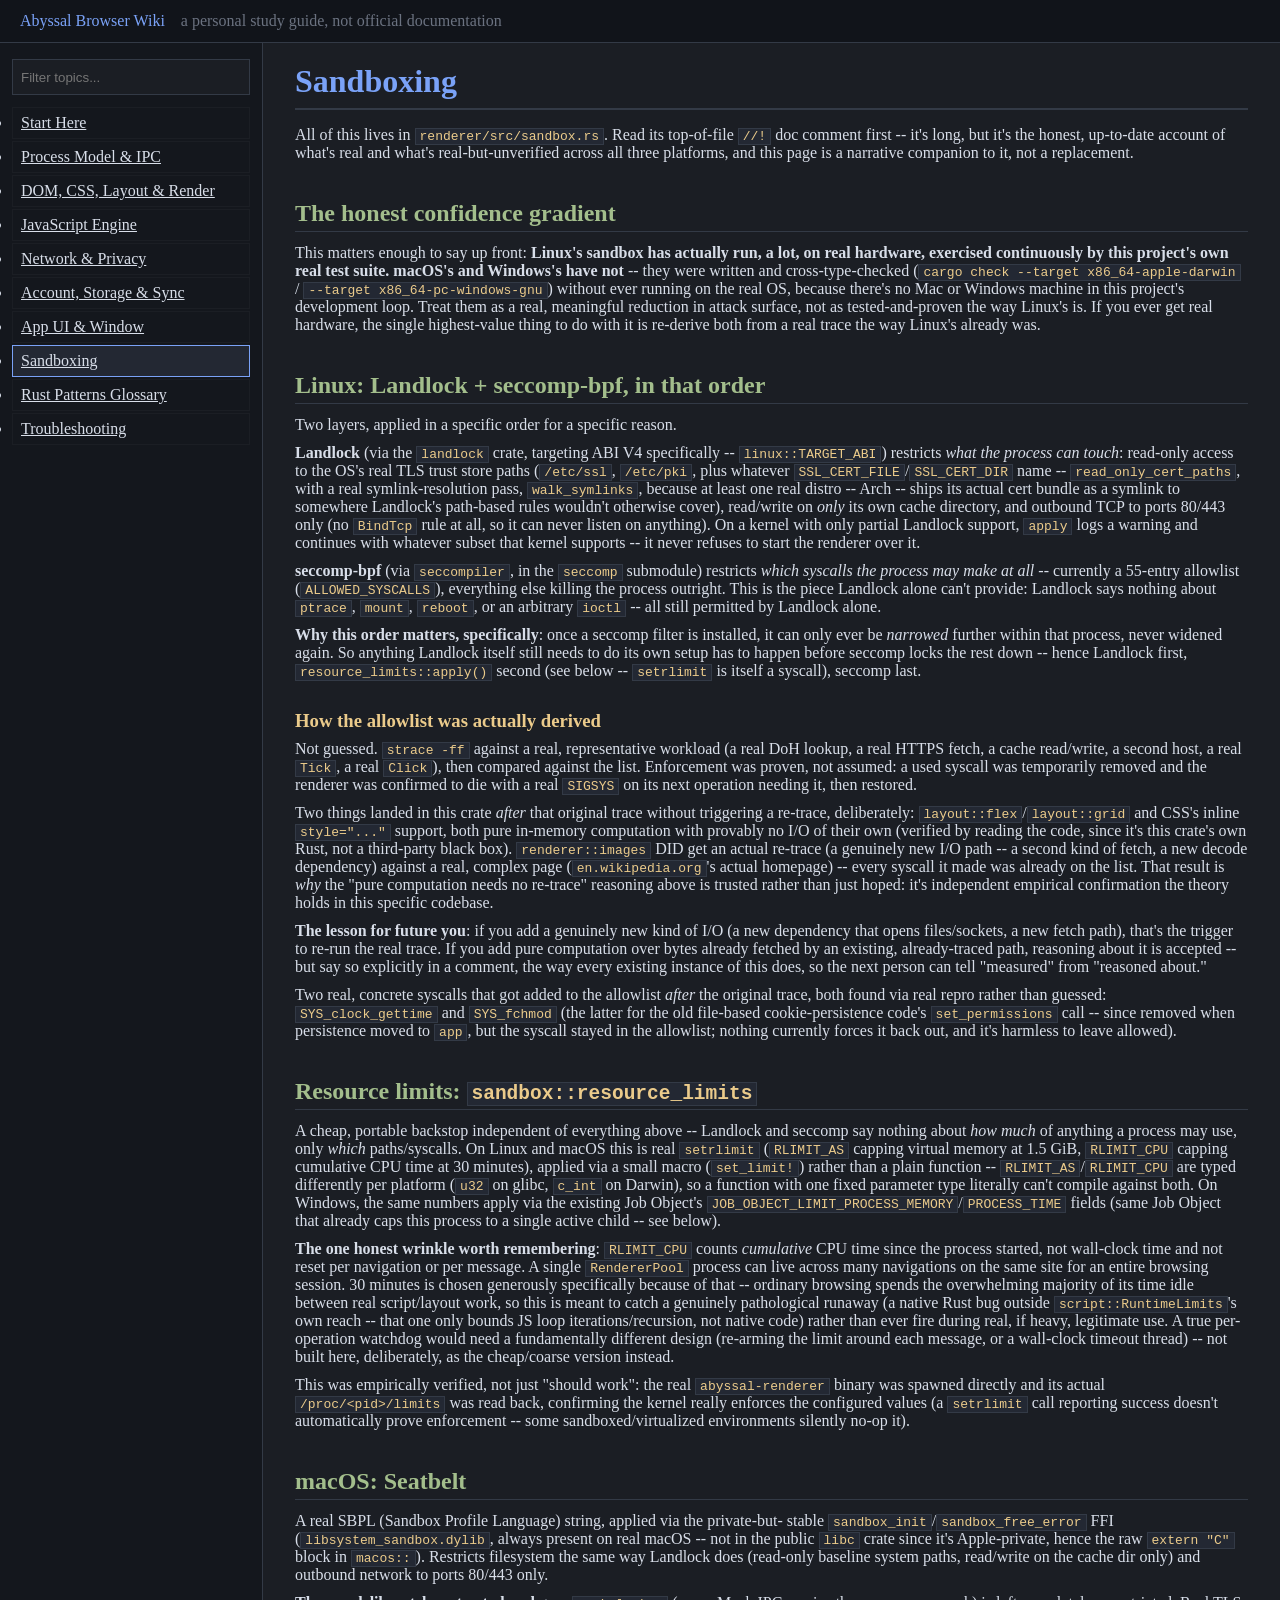
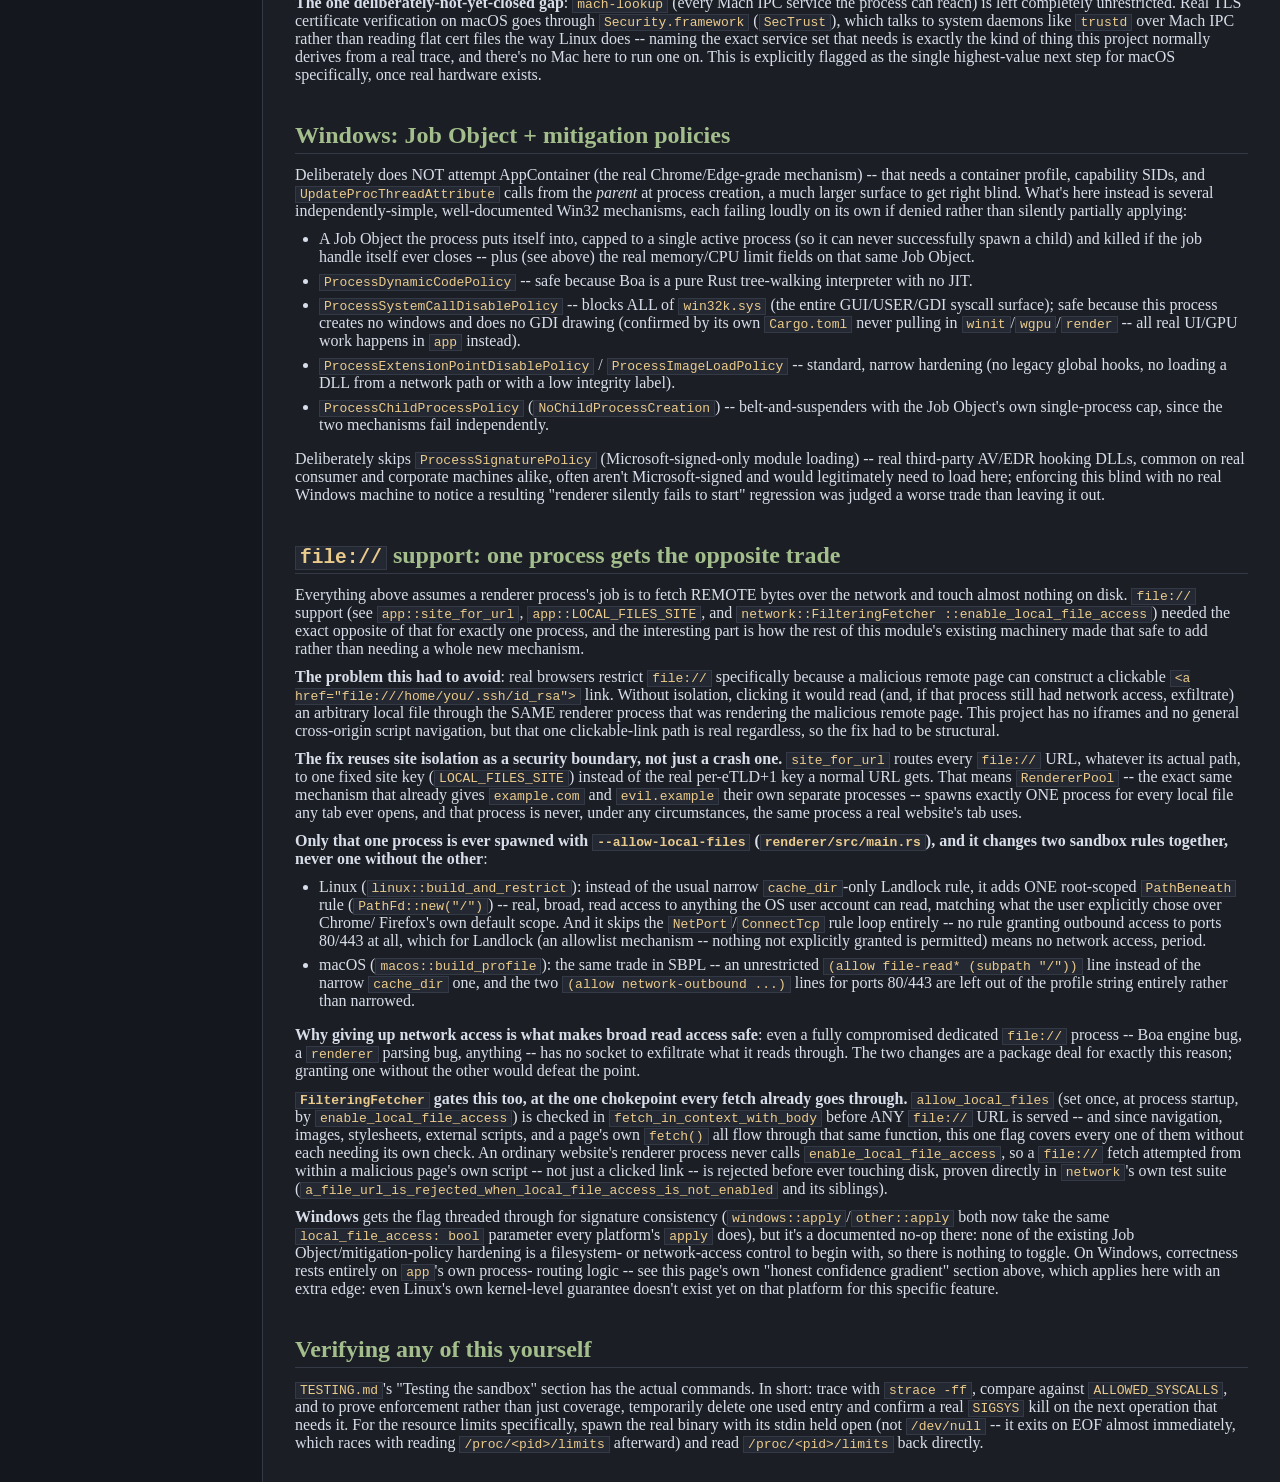
<file: docs/wiki-site/07-sandboxing.html>
<!DOCTYPE html>
<html>
<head>
<title>Sandboxing - Abyssal Browser Wiki</title>
<link rel="stylesheet" href="style.css">
</head>
<body>
<div class="topbar">
  <span class="brand">Abyssal Browser Wiki</span>
  <span class="subtitle">a personal study guide, not official documentation</span>
</div>
<div class="layout">
  <div class="sidebar">
    <input type="text" id="filterBox" placeholder="Filter topics...">
    <ul id="topicList">
      <li><a href="index.html" data-title="start here">Start Here</a></li>
      <li><a href="01-process-model-and-ipc.html" data-title="process model & ipc">Process Model &amp; IPC</a></li>
      <li><a href="02-dom-html-css-layout-render.html" data-title="dom, css, layout & render">DOM, CSS, Layout &amp; Render</a></li>
      <li><a href="03-javascript-engine.html" data-title="javascript engine">JavaScript Engine</a></li>
      <li><a href="04-network-and-privacy.html" data-title="network & privacy">Network &amp; Privacy</a></li>
      <li><a href="05-account-storage-sync.html" data-title="account, storage & sync">Account, Storage &amp; Sync</a></li>
      <li><a href="06-app-ui-and-window.html" data-title="app ui & window">App UI &amp; Window</a></li>
      <li class="active"><a href="07-sandboxing.html" data-title="sandboxing">Sandboxing</a></li>
      <li><a href="08-rust-patterns-glossary.html" data-title="rust patterns glossary">Rust Patterns Glossary</a></li>
      <li><a href="09-troubleshooting.html" data-title="troubleshooting">Troubleshooting</a></li>
    </ul>
  </div>
  <div class="content">
    <h1>Sandboxing</h1>
    <p>All of this lives in <code>renderer/src/sandbox.rs</code>. Read its top-of-file <code>//!</code> doc comment first -- it's long, but it's the honest, up-to-date account of what's real and what's real-but-unverified across all three platforms, and this page is a narrative companion to it, not a replacement.</p>
<h2 id="the-honest-confidence-gradient">The honest confidence gradient</h2>
<p>This matters enough to say up front: <strong>Linux's sandbox has actually run, a lot, on real hardware, exercised continuously by this project's own real test suite. macOS's and Windows's have not</strong> -- they were written and cross-type-checked (<code>cargo check --target x86_64-apple-darwin</code> / <code>--target x86_64-pc-windows-gnu</code>) without ever running on the real OS, because there's no Mac or Windows machine in this project's development loop. Treat them as a real, meaningful reduction in attack surface, not as tested-and-proven the way Linux's is. If you ever get real hardware, the single highest-value thing to do with it is re-derive both from a real trace the way Linux's already was.</p>
<h2 id="linux-landlock-seccomp-bpf-in-that-order">Linux: Landlock + seccomp-bpf, in that order</h2>
<p>Two layers, applied in a specific order for a specific reason.</p>
<p><strong>Landlock</strong> (via the <code>landlock</code> crate, targeting ABI V4 specifically -- <code>linux::TARGET_ABI</code>) restricts <em>what the process can touch</em>: read-only access to the OS's real TLS trust store paths (<code>/etc/ssl</code>, <code>/etc/pki</code>, plus whatever <code>SSL_CERT_FILE</code>/<code>SSL_CERT_DIR</code> name -- <code>read_only_cert_paths</code>, with a real symlink-resolution pass, <code>walk_symlinks</code>, because at least one real distro -- Arch -- ships its actual cert bundle as a symlink to somewhere Landlock's path-based rules wouldn't otherwise cover), read/write on <em>only</em> its own cache directory, and outbound TCP to ports 80/443 only (no <code>BindTcp</code> rule at all, so it can never listen on anything). On a kernel with only partial Landlock support, <code>apply</code> logs a warning and continues with whatever subset that kernel supports -- it never refuses to start the renderer over it.</p>
<p><strong>seccomp-bpf</strong> (via <code>seccompiler</code>, in the <code>seccomp</code> submodule) restricts <em>which syscalls the process may make at all</em> -- currently a 55-entry allowlist (<code>ALLOWED_SYSCALLS</code>), everything else killing the process outright. This is the piece Landlock alone can't provide: Landlock says nothing about <code>ptrace</code>, <code>mount</code>, <code>reboot</code>, or an arbitrary <code>ioctl</code> -- all still permitted by Landlock alone.</p>
<p><strong>Why this order matters, specifically</strong>: once a seccomp filter is installed, it can only ever be <em>narrowed</em> further within that process, never widened again. So anything Landlock itself still needs to do its own setup has to happen before seccomp locks the rest down -- hence Landlock first, <code>resource_limits::apply()</code> second (see below -- <code>setrlimit</code> is itself a syscall), seccomp last.</p>
<h3 id="how-the-allowlist-was-actually-derived">How the allowlist was actually derived</h3>
<p>Not guessed. <code>strace -ff</code> against a real, representative workload (a real DoH lookup, a real HTTPS fetch, a cache read/write, a second host, a real <code>Tick</code>, a real <code>Click</code>), then compared against the list. Enforcement was proven, not assumed: a used syscall was temporarily removed and the renderer was confirmed to die with a real <code>SIGSYS</code> on its next operation needing it, then restored.</p>
<p>Two things landed in this crate <em>after</em> that original trace without triggering a re-trace, deliberately: <code>layout::flex</code>/<code>layout::grid</code> and CSS's inline <code>style="..."</code> support, both pure in-memory computation with provably no I/O of their own (verified by reading the code, since it's this crate's own Rust, not a third-party black box). <code>renderer::images</code> DID get an actual re-trace (a genuinely new I/O path -- a second kind of fetch, a new decode dependency) against a real, complex page (<code>en.wikipedia.org</code>'s actual homepage) -- every syscall it made was already on the list. That result is <em>why</em> the "pure computation needs no re-trace" reasoning above is trusted rather than just hoped: it's independent empirical confirmation the theory holds in this specific codebase.</p>
<p><strong>The lesson for future you</strong>: if you add a genuinely new kind of I/O (a new dependency that opens files/sockets, a new fetch path), that's the trigger to re-run the real trace. If you add pure computation over bytes already fetched by an existing, already-traced path, reasoning about it is accepted -- but say so explicitly in a comment, the way every existing instance of this does, so the next person can tell "measured" from "reasoned about."</p>
<p>Two real, concrete syscalls that got added to the allowlist <em>after</em> the original trace, both found via real repro rather than guessed: <code>SYS_clock_gettime</code> and <code>SYS_fchmod</code> (the latter for the old file-based cookie-persistence code's <code>set_permissions</code> call -- since removed when persistence moved to <code>app</code>, but the syscall stayed in the allowlist; nothing currently forces it back out, and it's harmless to leave allowed).</p>
<h2 id="resource-limits-sandbox-resource-limits">Resource limits: <code>sandbox::resource_limits</code></h2>
<p>A cheap, portable backstop independent of everything above -- Landlock and seccomp say nothing about <em>how much</em> of anything a process may use, only <em>which</em> paths/syscalls. On Linux and macOS this is real <code>setrlimit</code> (<code>RLIMIT_AS</code> capping virtual memory at 1.5 GiB, <code>RLIMIT_CPU</code> capping cumulative CPU time at 30 minutes), applied via a small macro (<code>set_limit!</code>) rather than a plain function -- <code>RLIMIT_AS</code>/<code>RLIMIT_CPU</code> are typed differently per platform (<code>u32</code> on glibc, <code>c_int</code> on Darwin), so a function with one fixed parameter type literally can't compile against both. On Windows, the same numbers apply via the existing Job Object's <code>JOB_OBJECT_LIMIT_PROCESS_MEMORY</code>/<code>PROCESS_TIME</code> fields (same Job Object that already caps this process to a single active child -- see below).</p>
<p><strong>The one honest wrinkle worth remembering</strong>: <code>RLIMIT_CPU</code> counts <em>cumulative</em> CPU time since the process started, not wall-clock time and not reset per navigation or per message. A single <code>RendererPool</code> process can live across many navigations on the same site for an entire browsing session. 30 minutes is chosen generously specifically because of that -- ordinary browsing spends the overwhelming majority of its time idle between real script/layout work, so this is meant to catch a genuinely pathological runaway (a native Rust bug outside <code>script::RuntimeLimits</code>'s own reach -- that one only bounds JS loop iterations/recursion, not native code) rather than ever fire during real, if heavy, legitimate use. A true per-operation watchdog would need a fundamentally different design (re-arming the limit around each message, or a wall-clock timeout thread) -- not built here, deliberately, as the cheap/coarse version instead.</p>
<p>This was empirically verified, not just "should work": the real <code>abyssal-renderer</code> binary was spawned directly and its actual <code>/proc/&lt;pid&gt;/limits</code> was read back, confirming the kernel really enforces the configured values (a <code>setrlimit</code> call reporting success doesn't automatically prove enforcement -- some sandboxed/virtualized environments silently no-op it).</p>
<h2 id="macos-seatbelt">macOS: Seatbelt</h2>
<p>A real SBPL (Sandbox Profile Language) string, applied via the private-but- stable <code>sandbox_init</code>/<code>sandbox_free_error</code> FFI (<code>libsystem_sandbox.dylib</code>, always present on real macOS -- not in the public <code>libc</code> crate since it's Apple-private, hence the raw <code>extern "C"</code> block in <code>macos::</code>). Restricts filesystem the same way Landlock does (read-only baseline system paths, read/write on the cache dir only) and outbound network to ports 80/443 only.</p>
<p><strong>The one deliberately-not-yet-closed gap</strong>: <code>mach-lookup</code> (every Mach IPC service the process can reach) is left completely unrestricted. Real TLS certificate verification on macOS goes through <code>Security.framework</code> (<code>SecTrust</code>), which talks to system daemons like <code>trustd</code> over Mach IPC rather than reading flat cert files the way Linux does -- naming the exact service set that needs is exactly the kind of thing this project normally derives from a real trace, and there's no Mac here to run one on. This is explicitly flagged as the single highest-value next step for macOS specifically, once real hardware exists.</p>
<h2 id="windows-job-object-mitigation-policies">Windows: Job Object + mitigation policies</h2>
<p>Deliberately does NOT attempt AppContainer (the real Chrome/Edge-grade mechanism) -- that needs a container profile, capability SIDs, and <code>UpdateProcThreadAttribute</code> calls from the <em>parent</em> at process creation, a much larger surface to get right blind. What's here instead is several independently-simple, well-documented Win32 mechanisms, each failing loudly on its own if denied rather than silently partially applying:</p>
<ul>
<li>A Job Object the process puts itself into, capped to a single active process (so it can never successfully spawn a child) and killed if the job handle itself ever closes -- plus (see above) the real memory/CPU limit fields on that same Job Object.</li>
<li><code>ProcessDynamicCodePolicy</code> -- safe because Boa is a pure Rust tree-walking interpreter with no JIT.</li>
<li><code>ProcessSystemCallDisablePolicy</code> -- blocks ALL of <code>win32k.sys</code> (the entire GUI/USER/GDI syscall surface); safe because this process creates no windows and does no GDI drawing (confirmed by its own <code>Cargo.toml</code> never pulling in <code>winit</code>/<code>wgpu</code>/<code>render</code> -- all real UI/GPU work happens in <code>app</code> instead).</li>
<li><code>ProcessExtensionPointDisablePolicy</code> / <code>ProcessImageLoadPolicy</code> -- standard, narrow hardening (no legacy global hooks, no loading a DLL from a network path or with a low integrity label).</li>
<li><code>ProcessChildProcessPolicy</code> (<code>NoChildProcessCreation</code>) -- belt-and-suspenders with the Job Object's own single-process cap, since the two mechanisms fail independently.</li>
</ul>
<p>Deliberately skips <code>ProcessSignaturePolicy</code> (Microsoft-signed-only module loading) -- real third-party AV/EDR hooking DLLs, common on real consumer and corporate machines alike, often aren't Microsoft-signed and would legitimately need to load here; enforcing this blind with no real Windows machine to notice a resulting "renderer silently fails to start" regression was judged a worse trade than leaving it out.</p>
<h2 id="file-support-one-process-gets-the-opposite-trade"><code>file://</code> support: one process gets the opposite trade</h2>
<p>Everything above assumes a renderer process's job is to fetch REMOTE bytes over the network and touch almost nothing on disk. <code>file://</code> support (see <code>app::site_for_url</code>, <code>app::LOCAL_FILES_SITE</code>, and <code>network::FilteringFetcher ::enable_local_file_access</code>) needed the exact opposite of that for exactly one process, and the interesting part is how the rest of this module's existing machinery made that safe to add rather than needing a whole new mechanism.</p>
<p><strong>The problem this had to avoid</strong>: real browsers restrict <code>file://</code> specifically because a malicious remote page can construct a clickable <code>&lt;a href="file:///home/you/.ssh/id_rsa"&gt;</code> link. Without isolation, clicking it would read (and, if that process still had network access, exfiltrate) an arbitrary local file through the SAME renderer process that was rendering the malicious remote page. This project has no iframes and no general cross-origin script navigation, but that one clickable-link path is real regardless, so the fix had to be structural.</p>
<p><strong>The fix reuses site isolation as a security boundary, not just a crash one.</strong> <code>site_for_url</code> routes every <code>file://</code> URL, whatever its actual path, to one fixed site key (<code>LOCAL_FILES_SITE</code>) instead of the real per-eTLD+1 key a normal URL gets. That means <code>RendererPool</code> -- the exact same mechanism that already gives <code>example.com</code> and <code>evil.example</code> their own separate processes -- spawns exactly ONE process for every local file any tab ever opens, and that process is never, under any circumstances, the same process a real website's tab uses.</p>
<p><strong>Only that one process is ever spawned with <code>--allow-local-files</code> (<code>renderer/src/main.rs</code>), and it changes two sandbox rules together, never one without the other</strong>:</p>
<ul>
<li>Linux (<code>linux::build_and_restrict</code>): instead of the usual narrow <code>cache_dir</code>-only Landlock rule, it adds ONE root-scoped <code>PathBeneath</code> rule (<code>PathFd::new("/")</code>) -- real, broad, read access to anything the OS user account can read, matching what the user explicitly chose over Chrome/ Firefox's own default scope. And it skips the <code>NetPort</code>/<code>ConnectTcp</code> rule loop entirely -- no rule granting outbound access to ports 80/443 at all, which for Landlock (an allowlist mechanism -- nothing not explicitly granted is permitted) means no network access, period.</li>
<li>macOS (<code>macos::build_profile</code>): the same trade in SBPL -- an unrestricted <code>(allow file-read* (subpath "/"))</code> line instead of the narrow <code>cache_dir</code> one, and the two <code>(allow network-outbound ...)</code> lines for ports 80/443 are left out of the profile string entirely rather than narrowed.</li>
</ul>
<p><strong>Why giving up network access is what makes broad read access safe</strong>: even a fully compromised dedicated <code>file://</code> process -- Boa engine bug, a <code>renderer</code> parsing bug, anything -- has no socket to exfiltrate what it reads through. The two changes are a package deal for exactly this reason; granting one without the other would defeat the point.</p>
<p><strong><code>FilteringFetcher</code> gates this too, at the one chokepoint every fetch already goes through.</strong> <code>allow_local_files</code> (set once, at process startup, by <code>enable_local_file_access</code>) is checked in <code>fetch_in_context_with_body</code> before ANY <code>file://</code> URL is served -- and since navigation, images, stylesheets, external scripts, and a page's own <code>fetch()</code> all flow through that same function, this one flag covers every one of them without each needing its own check. An ordinary website's renderer process never calls <code>enable_local_file_access</code>, so a <code>file://</code> fetch attempted from within a malicious page's own script -- not just a clicked link -- is rejected before ever touching disk, proven directly in <code>network</code>'s own test suite (<code>a_file_url_is_rejected_when_local_file_access_is_not_enabled</code> and its siblings).</p>
<p><strong>Windows</strong> gets the flag threaded through for signature consistency (<code>windows::apply</code>/<code>other::apply</code> both now take the same <code>local_file_access: bool</code> parameter every platform's <code>apply</code> does), but it's a documented no-op there: none of the existing Job Object/mitigation-policy hardening is a filesystem- or network-access control to begin with, so there is nothing to toggle. On Windows, correctness rests entirely on <code>app</code>'s own process- routing logic -- see this page's own "honest confidence gradient" section above, which applies here with an extra edge: even Linux's own kernel-level guarantee doesn't exist yet on that platform for this specific feature.</p>
<h2 id="verifying-any-of-this-yourself">Verifying any of this yourself</h2>
<p><code>TESTING.md</code>'s "Testing the sandbox" section has the actual commands. In short: trace with <code>strace -ff</code>, compare against <code>ALLOWED_SYSCALLS</code>, and to prove enforcement rather than just coverage, temporarily delete one used entry and confirm a real <code>SIGSYS</code> kill on the next operation that needs it. For the resource limits specifically, spawn the real binary with its stdin held open (not <code>/dev/null</code> -- it exits on EOF almost immediately, which races with reading <code>/proc/&lt;pid&gt;/limits</code> afterward) and read <code>/proc/&lt;pid&gt;/limits</code> back directly.</p>
  </div>
</div>
<script>
var box = document.getElementById('filterBox');
box.addEventListener('input', function () {
  var q = box.value.toLowerCase();
  var items = document.getElementById('topicList');
  var links = items.querySelectorAll('a');
  for (var i = 0; i < links.length; i++) {
    var link = links[i];
    var title = link.getAttribute('data-title');
    if (q === '' || title.indexOf(q) !== -1) {
      link.classList.remove('hidden');
    } else {
      link.classList.add('hidden');
    }
  }
});
</script>
</body>
</html>
</file>
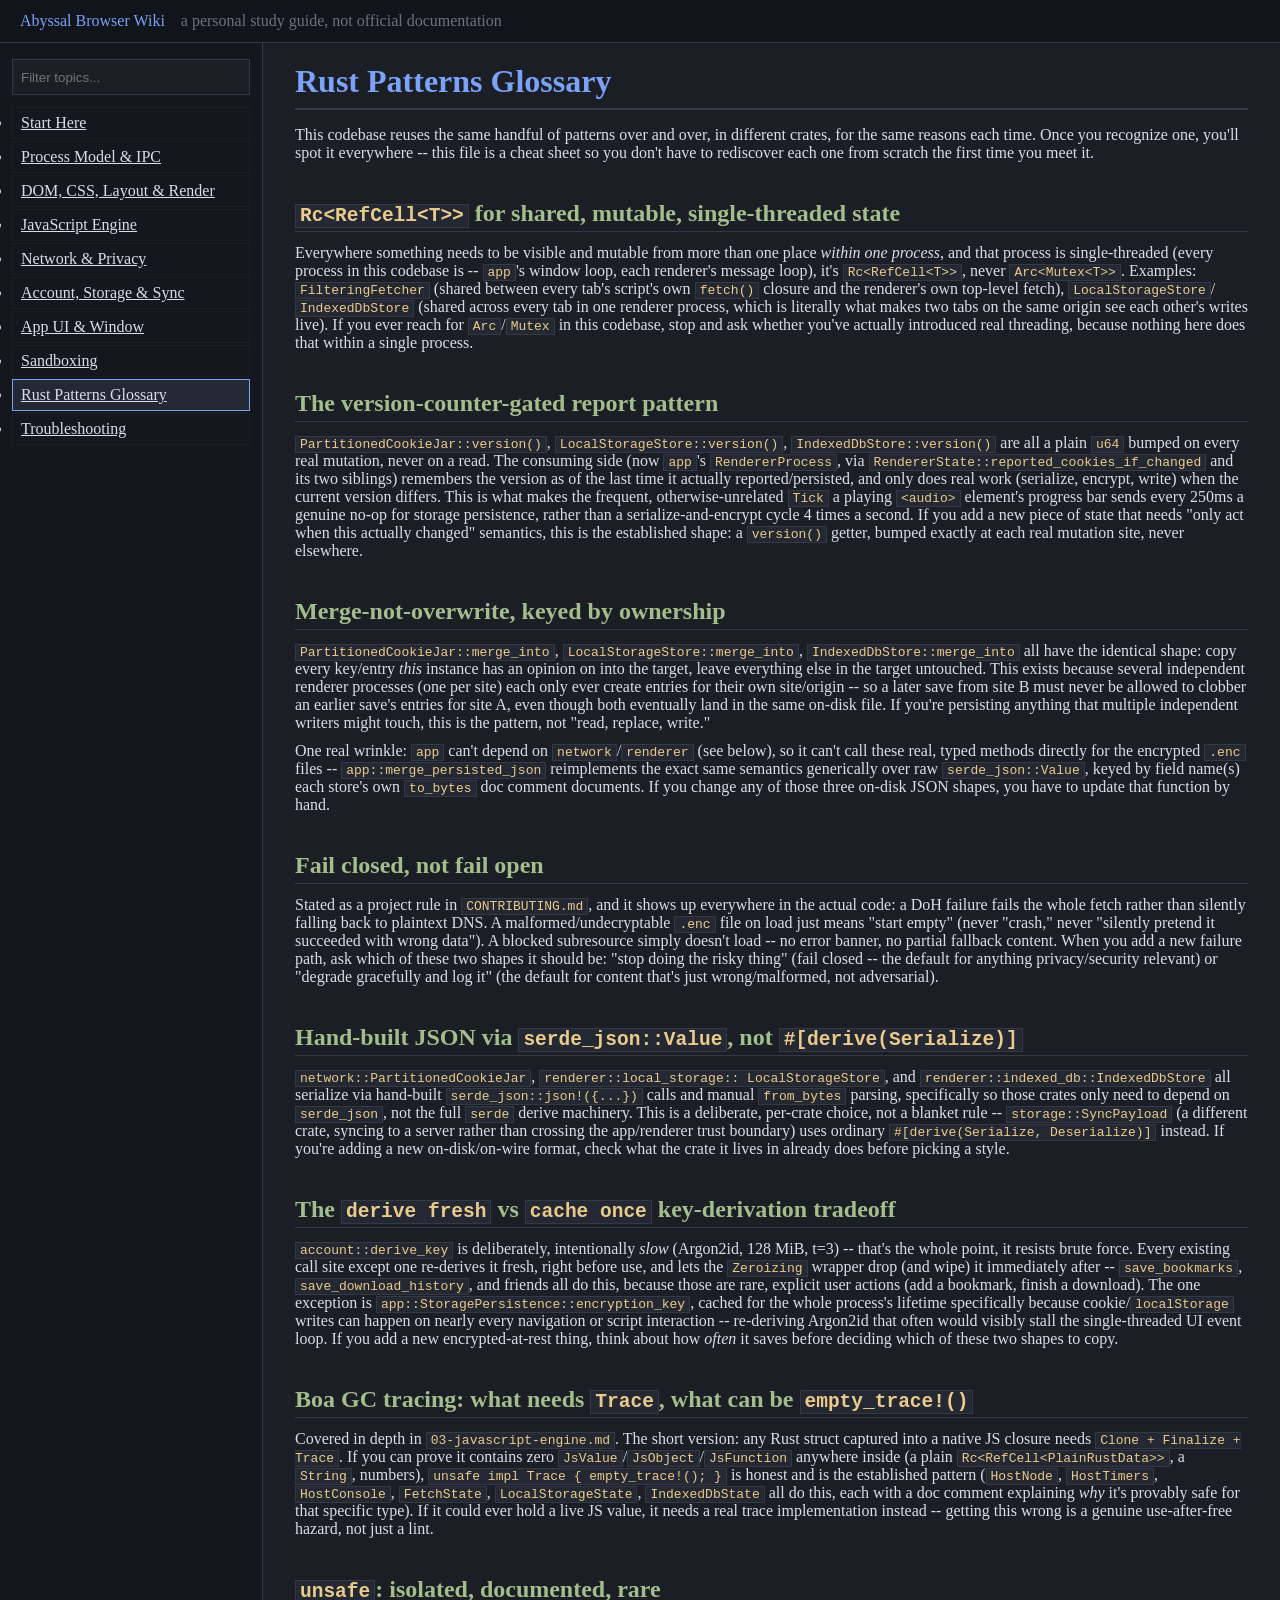
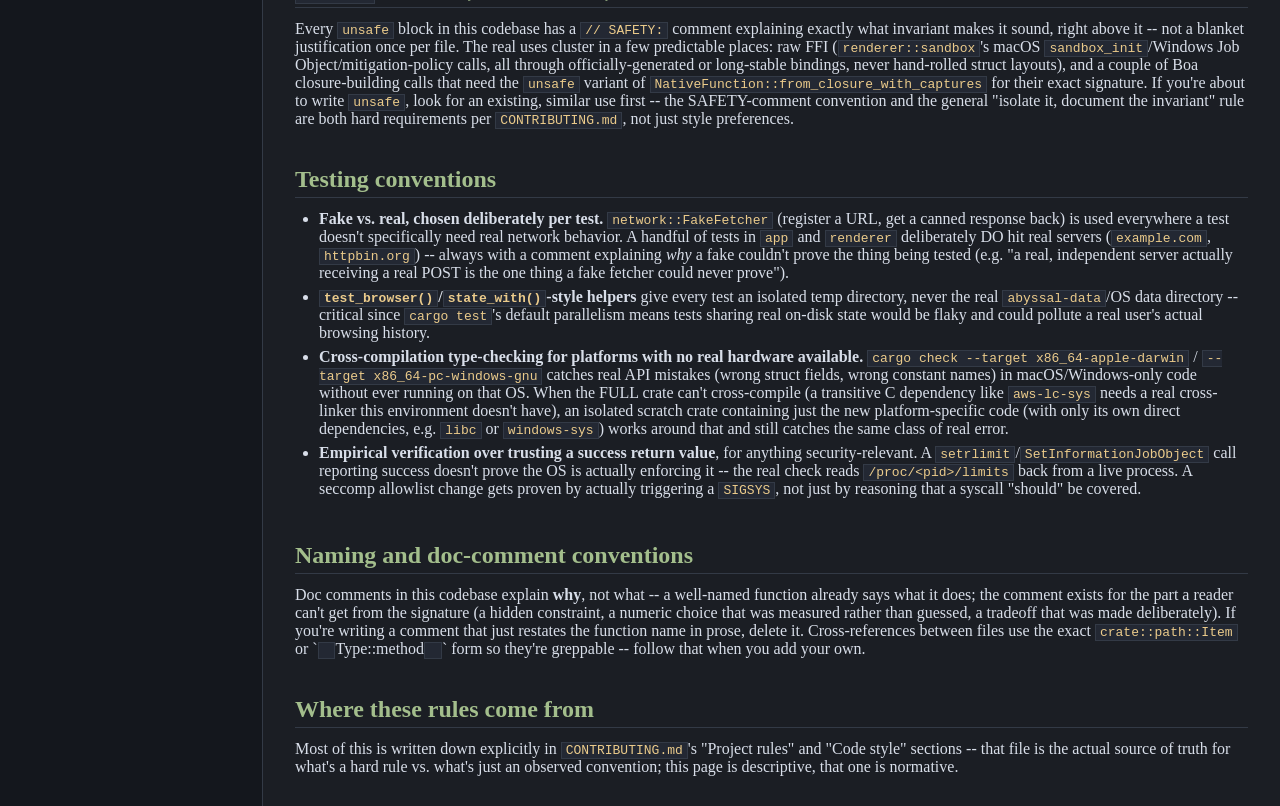
<file: docs/wiki-site/08-rust-patterns-glossary.html>
<!DOCTYPE html>
<html>
<head>
<title>Rust Patterns Glossary - Abyssal Browser Wiki</title>
<link rel="stylesheet" href="style.css">
</head>
<body>
<div class="topbar">
  <span class="brand">Abyssal Browser Wiki</span>
  <span class="subtitle">a personal study guide, not official documentation</span>
</div>
<div class="layout">
  <div class="sidebar">
    <input type="text" id="filterBox" placeholder="Filter topics...">
    <ul id="topicList">
      <li><a href="index.html" data-title="start here">Start Here</a></li>
      <li><a href="01-process-model-and-ipc.html" data-title="process model & ipc">Process Model &amp; IPC</a></li>
      <li><a href="02-dom-html-css-layout-render.html" data-title="dom, css, layout & render">DOM, CSS, Layout &amp; Render</a></li>
      <li><a href="03-javascript-engine.html" data-title="javascript engine">JavaScript Engine</a></li>
      <li><a href="04-network-and-privacy.html" data-title="network & privacy">Network &amp; Privacy</a></li>
      <li><a href="05-account-storage-sync.html" data-title="account, storage & sync">Account, Storage &amp; Sync</a></li>
      <li><a href="06-app-ui-and-window.html" data-title="app ui & window">App UI &amp; Window</a></li>
      <li><a href="07-sandboxing.html" data-title="sandboxing">Sandboxing</a></li>
      <li class="active"><a href="08-rust-patterns-glossary.html" data-title="rust patterns glossary">Rust Patterns Glossary</a></li>
      <li><a href="09-troubleshooting.html" data-title="troubleshooting">Troubleshooting</a></li>
    </ul>
  </div>
  <div class="content">
    <h1>Rust Patterns Glossary</h1>
    <p>This codebase reuses the same handful of patterns over and over, in different crates, for the same reasons each time. Once you recognize one, you'll spot it everywhere -- this file is a cheat sheet so you don't have to rediscover each one from scratch the first time you meet it.</p>
<h2 id="rc-refcell-t-for-shared-mutable-single-threaded-state"><code>Rc&lt;RefCell&lt;T&gt;&gt;</code> for shared, mutable, single-threaded state</h2>
<p>Everywhere something needs to be visible and mutable from more than one place <em>within one process</em>, and that process is single-threaded (every process in this codebase is -- <code>app</code>'s window loop, each renderer's message loop), it's <code>Rc&lt;RefCell&lt;T&gt;&gt;</code>, never <code>Arc&lt;Mutex&lt;T&gt;&gt;</code>. Examples: <code>FilteringFetcher</code> (shared between every tab's script's own <code>fetch()</code> closure and the renderer's own top-level fetch), <code>LocalStorageStore</code>/ <code>IndexedDbStore</code> (shared across every tab in one renderer process, which is literally what makes two tabs on the same origin see each other's writes live). If you ever reach for <code>Arc</code>/<code>Mutex</code> in this codebase, stop and ask whether you've actually introduced real threading, because nothing here does that within a single process.</p>
<h2 id="the-version-counter-gated-report-pattern">The version-counter-gated report pattern</h2>
<p><code>PartitionedCookieJar::version()</code>, <code>LocalStorageStore::version()</code>, <code>IndexedDbStore::version()</code> are all a plain <code>u64</code> bumped on every real mutation, never on a read. The consuming side (now <code>app</code>'s <code>RendererProcess</code>, via <code>RendererState::reported_cookies_if_changed</code> and its two siblings) remembers the version as of the last time it actually reported/persisted, and only does real work (serialize, encrypt, write) when the current version differs. This is what makes the frequent, otherwise-unrelated <code>Tick</code> a playing <code>&lt;audio&gt;</code> element's progress bar sends every 250ms a genuine no-op for storage persistence, rather than a serialize-and-encrypt cycle 4 times a second. If you add a new piece of state that needs "only act when this actually changed" semantics, this is the established shape: a <code>version()</code> getter, bumped exactly at each real mutation site, never elsewhere.</p>
<h2 id="merge-not-overwrite-keyed-by-ownership">Merge-not-overwrite, keyed by ownership</h2>
<p><code>PartitionedCookieJar::merge_into</code>, <code>LocalStorageStore::merge_into</code>, <code>IndexedDbStore::merge_into</code> all have the identical shape: copy every key/entry <em>this</em> instance has an opinion on into the target, leave everything else in the target untouched. This exists because several independent renderer processes (one per site) each only ever create entries for their own site/origin -- so a later save from site B must never be allowed to clobber an earlier save's entries for site A, even though both eventually land in the same on-disk file. If you're persisting anything that multiple independent writers might touch, this is the pattern, not "read, replace, write."</p>
<p>One real wrinkle: <code>app</code> can't depend on <code>network</code>/<code>renderer</code> (see below), so it can't call these real, typed methods directly for the encrypted <code>.enc</code> files -- <code>app::merge_persisted_json</code> reimplements the exact same semantics generically over raw <code>serde_json::Value</code>, keyed by field name(s) each store's own <code>to_bytes</code> doc comment documents. If you change any of those three on-disk JSON shapes, you have to update that function by hand.</p>
<h2 id="fail-closed-not-fail-open">Fail closed, not fail open</h2>
<p>Stated as a project rule in <code>CONTRIBUTING.md</code>, and it shows up everywhere in the actual code: a DoH failure fails the whole fetch rather than silently falling back to plaintext DNS. A malformed/undecryptable <code>.enc</code> file on load just means "start empty" (never "crash," never "silently pretend it succeeded with wrong data"). A blocked subresource simply doesn't load -- no error banner, no partial fallback content. When you add a new failure path, ask which of these two shapes it should be: "stop doing the risky thing" (fail closed -- the default for anything privacy/security relevant) or "degrade gracefully and log it" (the default for content that's just wrong/malformed, not adversarial).</p>
<h2 id="hand-built-json-via-serde-json-value-not-derive-serialize">Hand-built JSON via <code>serde_json::Value</code>, not <code>#[derive(Serialize)]</code></h2>
<p><code>network::PartitionedCookieJar</code>, <code>renderer::local_storage:: LocalStorageStore</code>, and <code>renderer::indexed_db::IndexedDbStore</code> all serialize via hand-built <code>serde_json::json!({...})</code> calls and manual <code>from_bytes</code> parsing, specifically so those crates only need to depend on <code>serde_json</code>, not the full <code>serde</code> derive machinery. This is a deliberate, per-crate choice, not a blanket rule -- <code>storage::SyncPayload</code> (a different crate, syncing to a server rather than crossing the app/renderer trust boundary) uses ordinary <code>#[derive(Serialize, Deserialize)]</code> instead. If you're adding a new on-disk/on-wire format, check what the crate it lives in already does before picking a style.</p>
<h2 id="the-derive-fresh-vs-cache-once-key-derivation-tradeoff">The <code>derive fresh</code> vs <code>cache once</code> key-derivation tradeoff</h2>
<p><code>account::derive_key</code> is deliberately, intentionally <em>slow</em> (Argon2id, 128 MiB, t=3) -- that's the whole point, it resists brute force. Every existing call site except one re-derives it fresh, right before use, and lets the <code>Zeroizing</code> wrapper drop (and wipe) it immediately after -- <code>save_bookmarks</code>, <code>save_download_history</code>, and friends all do this, because those are rare, explicit user actions (add a bookmark, finish a download). The one exception is <code>app::StoragePersistence::encryption_key</code>, cached for the whole process's lifetime specifically because cookie/<code>localStorage</code> writes can happen on nearly every navigation or script interaction --  re-deriving Argon2id that often would visibly stall the single-threaded UI event loop. If you add a new encrypted-at-rest thing, think about how <em>often</em> it saves before deciding which of these two shapes to copy.</p>
<h2 id="boa-gc-tracing-what-needs-trace-what-can-be-empty-trace">Boa GC tracing: what needs <code>Trace</code>, what can be <code>empty_trace!()</code></h2>
<p>Covered in depth in <code>03-javascript-engine.md</code>. The short version: any Rust struct captured into a native JS closure needs <code>Clone + Finalize + Trace</code>. If you can prove it contains zero <code>JsValue</code>/<code>JsObject</code>/<code>JsFunction</code> anywhere inside (a plain <code>Rc&lt;RefCell&lt;PlainRustData&gt;&gt;</code>, a <code>String</code>, numbers), <code>unsafe impl Trace { empty_trace!(); }</code> is honest and is the established pattern (<code>HostNode</code>, <code>HostTimers</code>, <code>HostConsole</code>, <code>FetchState</code>, <code>LocalStorageState</code>, <code>IndexedDbState</code> all do this, each with a doc comment explaining <em>why</em> it's provably safe for that specific type). If it could ever hold a live JS value, it needs a real trace implementation instead -- getting this wrong is a genuine use-after-free hazard, not just a lint.</p>
<h2 id="unsafe-isolated-documented-rare"><code>unsafe</code>: isolated, documented, rare</h2>
<p>Every <code>unsafe</code> block in this codebase has a <code>// SAFETY:</code> comment explaining exactly what invariant makes it sound, right above it -- not a blanket justification once per file. The real uses cluster in a few predictable places: raw FFI (<code>renderer::sandbox</code>'s macOS <code>sandbox_init</code>/Windows Job Object/mitigation-policy calls, all through officially-generated or long-stable bindings, never hand-rolled struct layouts), and a couple of Boa closure-building calls that need the <code>unsafe</code> variant of <code>NativeFunction::from_closure_with_captures</code> for their exact signature. If you're about to write <code>unsafe</code>, look for an existing, similar use first -- the SAFETY-comment convention and the general "isolate it, document the invariant" rule are both hard requirements per <code>CONTRIBUTING.md</code>, not just style preferences.</p>
<h2 id="testing-conventions">Testing conventions</h2>
<ul>
<li><strong>Fake vs. real, chosen deliberately per test.</strong> <code>network::FakeFetcher</code> (register a URL, get a canned response back) is used everywhere a test doesn't specifically need real network behavior. A handful of tests in <code>app</code> and <code>renderer</code> deliberately DO hit real servers (<code>example.com</code>, <code>httpbin.org</code>) -- always with a comment explaining <em>why</em> a fake couldn't prove the thing being tested (e.g. "a real, independent server actually receiving a real POST is the one thing a fake fetcher could never prove").</li>
<li><strong><code>test_browser()</code>/<code>state_with()</code>-style helpers</strong> give every test an isolated temp directory, never the real <code>abyssal-data</code>/OS data directory -- critical since <code>cargo test</code>'s default parallelism means tests sharing real on-disk state would be flaky and could pollute a real user's actual browsing history.</li>
<li><strong>Cross-compilation type-checking for platforms with no real hardware available.</strong> <code>cargo check --target x86_64-apple-darwin</code> / <code>--target x86_64-pc-windows-gnu</code> catches real API mistakes (wrong struct fields, wrong constant names) in macOS/Windows-only code without ever running on that OS. When the FULL crate can't cross-compile (a transitive C dependency like <code>aws-lc-sys</code> needs a real cross-linker this environment doesn't have), an isolated scratch crate containing just the new platform-specific code (with only its own direct dependencies, e.g. <code>libc</code> or <code>windows-sys</code>) works around that and still catches the same class of real error.</li>
<li><strong>Empirical verification over trusting a success return value</strong>, for anything security-relevant. A <code>setrlimit</code>/<code>SetInformationJobObject</code> call reporting success doesn't prove the OS is actually enforcing it -- the real check reads <code>/proc/&lt;pid&gt;/limits</code> back from a live process. A seccomp allowlist change gets proven by actually triggering a <code>SIGSYS</code>, not just by reasoning that a syscall "should" be covered.</li>
</ul>
<h2 id="naming-and-doc-comment-conventions">Naming and doc-comment conventions</h2>
<p>Doc comments in this codebase explain <strong>why</strong>, not what -- a well-named function already says what it does; the comment exists for the part a reader can't get from the signature (a hidden constraint, a numeric choice that was measured rather than guessed, a tradeoff that was made deliberately). If you're writing a comment that just restates the function name in prose, delete it. Cross-references between files use the exact <code>crate::path::Item</code> or `<code> </code>Type::method<code> </code>` form so they're greppable -- follow that when you add your own.</p>
<h2 id="where-these-rules-come-from">Where these rules come from</h2>
<p>Most of this is written down explicitly in <code>CONTRIBUTING.md</code>'s "Project rules" and "Code style" sections -- that file is the actual source of truth for what's a hard rule vs. what's just an observed convention; this page is descriptive, that one is normative.</p>
  </div>
</div>
<script>
var box = document.getElementById('filterBox');
box.addEventListener('input', function () {
  var q = box.value.toLowerCase();
  var items = document.getElementById('topicList');
  var links = items.querySelectorAll('a');
  for (var i = 0; i < links.length; i++) {
    var link = links[i];
    var title = link.getAttribute('data-title');
    if (q === '' || title.indexOf(q) !== -1) {
      link.classList.remove('hidden');
    } else {
      link.classList.add('hidden');
    }
  }
});
</script>
</body>
</html>
</file>
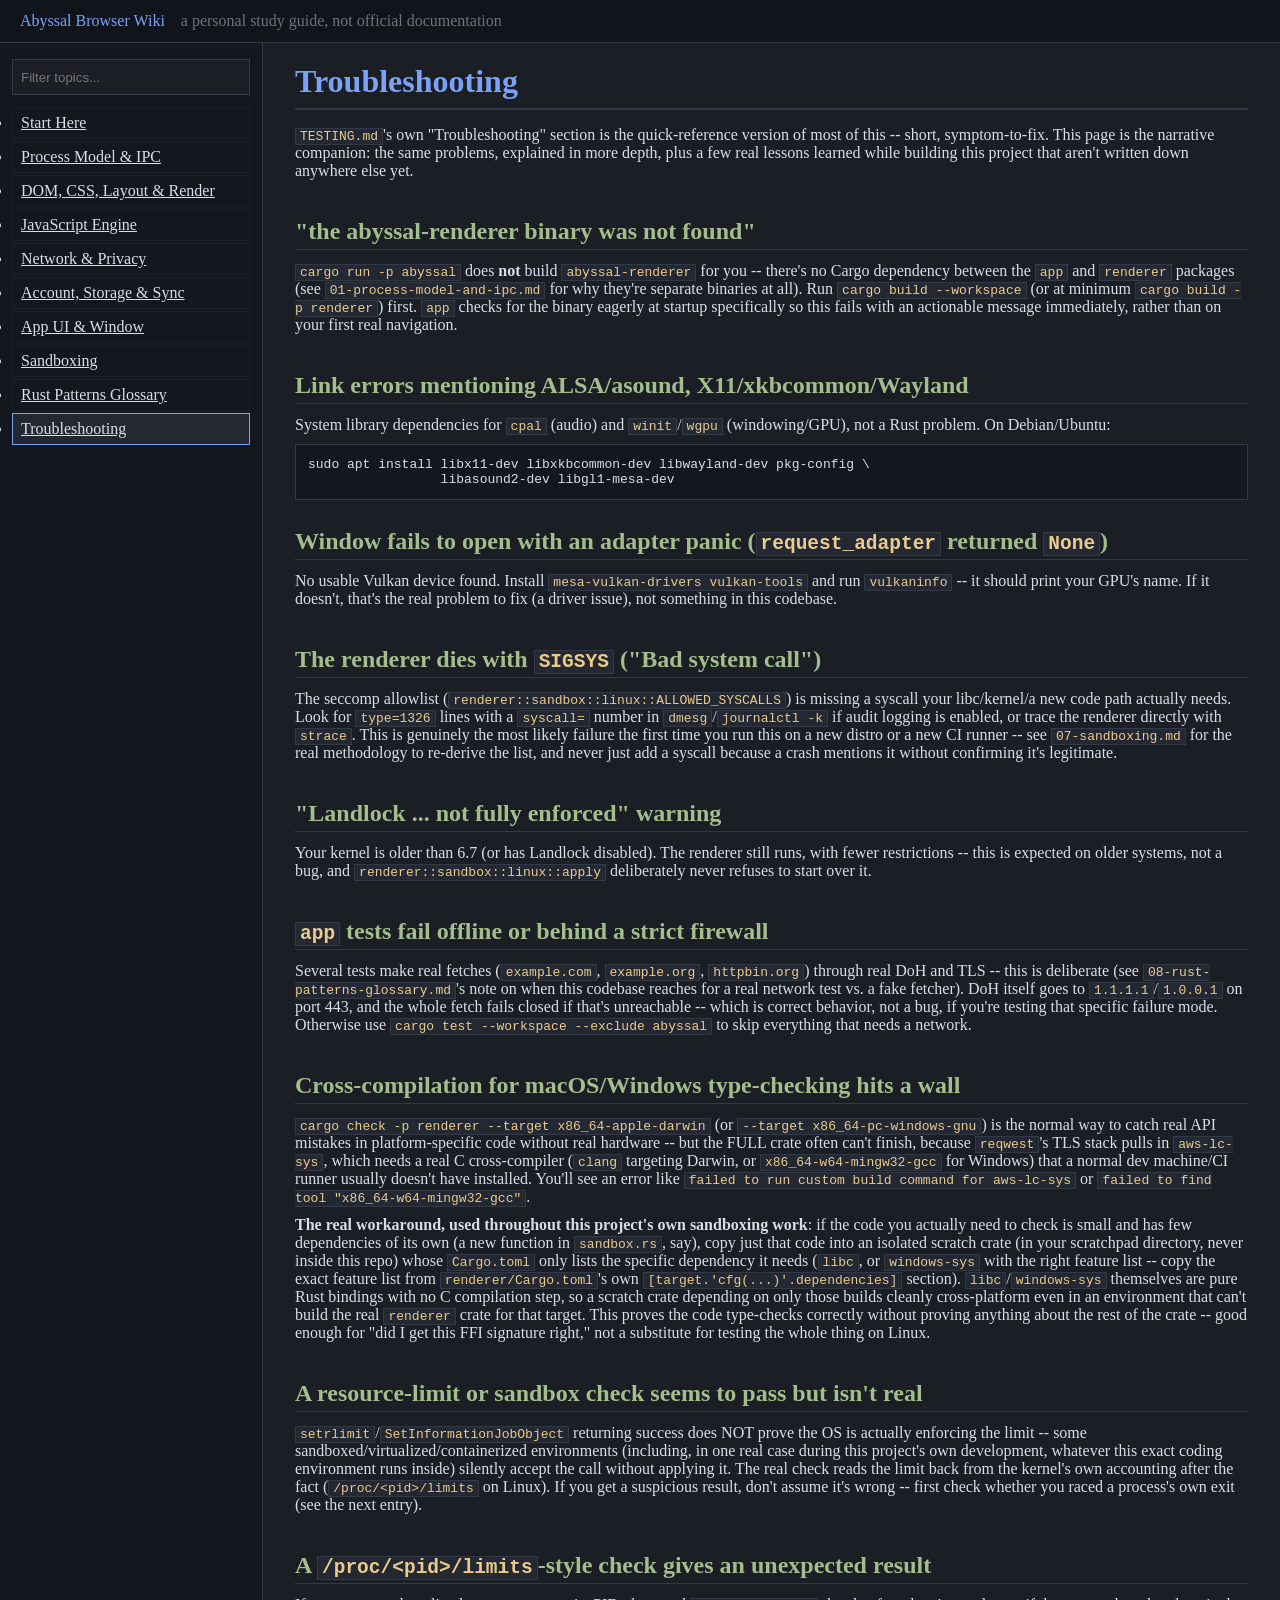
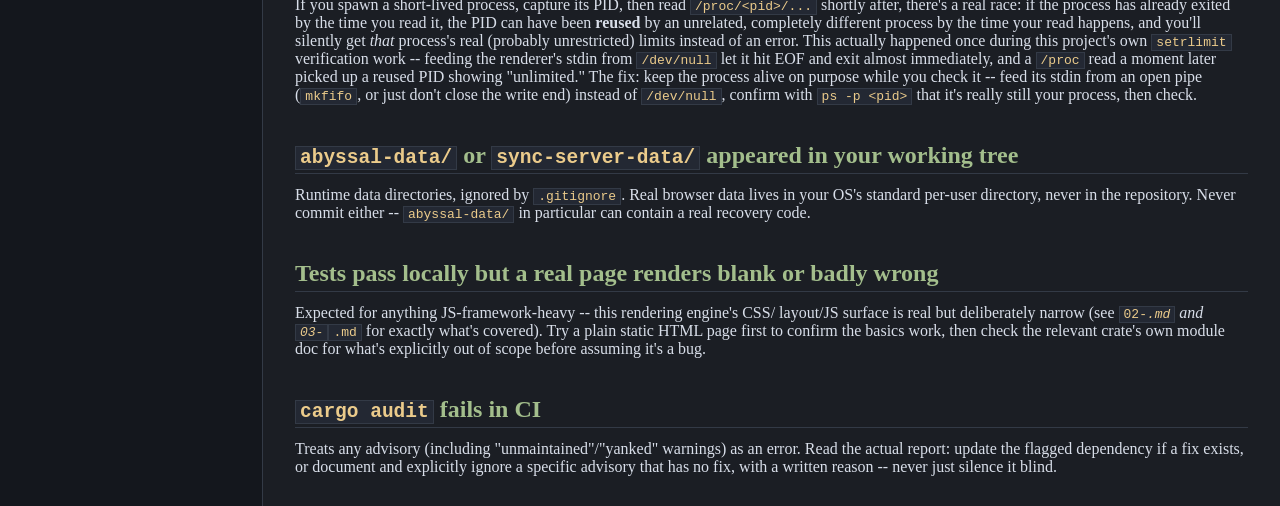
<file: docs/wiki-site/09-troubleshooting.html>
<!DOCTYPE html>
<html>
<head>
<title>Troubleshooting - Abyssal Browser Wiki</title>
<link rel="stylesheet" href="style.css">
</head>
<body>
<div class="topbar">
  <span class="brand">Abyssal Browser Wiki</span>
  <span class="subtitle">a personal study guide, not official documentation</span>
</div>
<div class="layout">
  <div class="sidebar">
    <input type="text" id="filterBox" placeholder="Filter topics...">
    <ul id="topicList">
      <li><a href="index.html" data-title="start here">Start Here</a></li>
      <li><a href="01-process-model-and-ipc.html" data-title="process model & ipc">Process Model &amp; IPC</a></li>
      <li><a href="02-dom-html-css-layout-render.html" data-title="dom, css, layout & render">DOM, CSS, Layout &amp; Render</a></li>
      <li><a href="03-javascript-engine.html" data-title="javascript engine">JavaScript Engine</a></li>
      <li><a href="04-network-and-privacy.html" data-title="network & privacy">Network &amp; Privacy</a></li>
      <li><a href="05-account-storage-sync.html" data-title="account, storage & sync">Account, Storage &amp; Sync</a></li>
      <li><a href="06-app-ui-and-window.html" data-title="app ui & window">App UI &amp; Window</a></li>
      <li><a href="07-sandboxing.html" data-title="sandboxing">Sandboxing</a></li>
      <li><a href="08-rust-patterns-glossary.html" data-title="rust patterns glossary">Rust Patterns Glossary</a></li>
      <li class="active"><a href="09-troubleshooting.html" data-title="troubleshooting">Troubleshooting</a></li>
    </ul>
  </div>
  <div class="content">
    <h1>Troubleshooting</h1>
    <p><code>TESTING.md</code>'s own "Troubleshooting" section is the quick-reference version of most of this -- short, symptom-to-fix. This page is the narrative companion: the same problems, explained in more depth, plus a few real lessons learned while building this project that aren't written down anywhere else yet.</p>
<h2 id="the-abyssal-renderer-binary-was-not-found">"the abyssal-renderer binary was not found"</h2>
<p><code>cargo run -p abyssal</code> does <strong>not</strong> build <code>abyssal-renderer</code> for you -- there's no Cargo dependency between the <code>app</code> and <code>renderer</code> packages (see <code>01-process-model-and-ipc.md</code> for why they're separate binaries at all). Run <code>cargo build --workspace</code> (or at minimum <code>cargo build -p renderer</code>) first. <code>app</code> checks for the binary eagerly at startup specifically so this fails with an actionable message immediately, rather than on your first real navigation.</p>
<h2 id="link-errors-mentioning-alsa-asound-x11-xkbcommon-wayland">Link errors mentioning ALSA/asound, X11/xkbcommon/Wayland</h2>
<p>System library dependencies for <code>cpal</code> (audio) and <code>winit</code>/<code>wgpu</code> (windowing/GPU), not a Rust problem. On Debian/Ubuntu:</p>
<pre class="lang-bash"><code>sudo apt install libx11-dev libxkbcommon-dev libwayland-dev pkg-config \
                 libasound2-dev libgl1-mesa-dev</code></pre>
<h2 id="window-fails-to-open-with-an-adapter-panic-request-adapter-returned-none">Window fails to open with an adapter panic (<code>request_adapter</code> returned <code>None</code>)</h2>
<p>No usable Vulkan device found. Install <code>mesa-vulkan-drivers vulkan-tools</code> and run <code>vulkaninfo</code> -- it should print your GPU's name. If it doesn't, that's the real problem to fix (a driver issue), not something in this codebase.</p>
<h2 id="the-renderer-dies-with-sigsys-bad-system-call">The renderer dies with <code>SIGSYS</code> ("Bad system call")</h2>
<p>The seccomp allowlist (<code>renderer::sandbox::linux::ALLOWED_SYSCALLS</code>) is missing a syscall your libc/kernel/a new code path actually needs. Look for <code>type=1326</code> lines with a <code>syscall=</code> number in <code>dmesg</code>/<code>journalctl -k</code> if audit logging is enabled, or trace the renderer directly with <code>strace</code>. This is genuinely the most likely failure the first time you run this on a new distro or a new CI runner -- see <code>07-sandboxing.md</code> for the real methodology to re-derive the list, and never just add a syscall because a crash mentions it without confirming it's legitimate.</p>
<h2 id="landlock-not-fully-enforced-warning">"Landlock ... not fully enforced" warning</h2>
<p>Your kernel is older than 6.7 (or has Landlock disabled). The renderer still runs, with fewer restrictions -- this is expected on older systems, not a bug, and <code>renderer::sandbox::linux::apply</code> deliberately never refuses to start over it.</p>
<h2 id="app-tests-fail-offline-or-behind-a-strict-firewall"><code>app</code> tests fail offline or behind a strict firewall</h2>
<p>Several tests make real fetches (<code>example.com</code>, <code>example.org</code>, <code>httpbin.org</code>) through real DoH and TLS -- this is deliberate (see <code>08-rust-patterns-glossary.md</code>'s note on when this codebase reaches for a real network test vs. a fake fetcher). DoH itself goes to <code>1.1.1.1</code>/<code>1.0.0.1</code> on port 443, and the whole fetch fails closed if that's unreachable -- which is correct behavior, not a bug, if you're testing that specific failure mode. Otherwise use <code>cargo test --workspace --exclude abyssal</code> to skip everything that needs a network.</p>
<h2 id="cross-compilation-for-macos-windows-type-checking-hits-a-wall">Cross-compilation for macOS/Windows type-checking hits a wall</h2>
<p><code>cargo check -p renderer --target x86_64-apple-darwin</code> (or <code>--target x86_64-pc-windows-gnu</code>) is the normal way to catch real API mistakes in platform-specific code without real hardware -- but the FULL crate often can't finish, because <code>reqwest</code>'s TLS stack pulls in <code>aws-lc-sys</code>, which needs a real C cross-compiler (<code>clang</code> targeting Darwin, or <code>x86_64-w64-mingw32-gcc</code> for Windows) that a normal dev machine/CI runner usually doesn't have installed. You'll see an error like <code>failed to run custom build command for aws-lc-sys</code> or <code>failed to find tool "x86_64-w64-mingw32-gcc"</code>.</p>
<p><strong>The real workaround, used throughout this project's own sandboxing work</strong>: if the code you actually need to check is small and has few dependencies of its own (a new function in <code>sandbox.rs</code>, say), copy just that code into an isolated scratch crate (in your scratchpad directory, never inside this repo) whose <code>Cargo.toml</code> only lists the specific dependency it needs (<code>libc</code>, or <code>windows-sys</code> with the right feature list -- copy the exact feature list from <code>renderer/Cargo.toml</code>'s own <code>[target.'cfg(...)'.dependencies]</code> section). <code>libc</code>/<code>windows-sys</code> themselves are pure Rust bindings with no C compilation step, so a scratch crate depending on only those builds cleanly cross-platform even in an environment that can't build the real <code>renderer</code> crate for that target. This proves the code type-checks correctly without proving anything about the rest of the crate -- good enough for "did I get this FFI signature right," not a substitute for testing the whole thing on Linux.</p>
<h2 id="a-resource-limit-or-sandbox-check-seems-to-pass-but-isn-t-real">A resource-limit or sandbox check seems to pass but isn't real</h2>
<p><code>setrlimit</code>/<code>SetInformationJobObject</code> returning success does NOT prove the OS is actually enforcing the limit -- some sandboxed/virtualized/containerized environments (including, in one real case during this project's own development, whatever this exact coding environment runs inside) silently accept the call without applying it. The real check reads the limit back from the kernel's own accounting after the fact (<code>/proc/&lt;pid&gt;/limits</code> on Linux). If you get a suspicious result, don't assume it's wrong -- first check whether you raced a process's own exit (see the next entry).</p>
<h2 id="a-proc-pid-limits-style-check-gives-an-unexpected-result">A <code>/proc/&lt;pid&gt;/limits</code>-style check gives an unexpected result</h2>
<p>If you spawn a short-lived process, capture its PID, then read <code>/proc/&lt;pid&gt;/...</code> shortly after, there's a real race: if the process has already exited by the time you read it, the PID can have been <strong>reused</strong> by an unrelated, completely different process by the time your read happens, and you'll silently get <em>that</em> process's real (probably unrestricted) limits instead of an error. This actually happened once during this project's own <code>setrlimit</code> verification work -- feeding the renderer's stdin from <code>/dev/null</code> let it hit EOF and exit almost immediately, and a <code>/proc</code> read a moment later picked up a reused PID showing "unlimited." The fix: keep the process alive on purpose while you check it -- feed its stdin from an open pipe (<code>mkfifo</code>, or just don't close the write end) instead of <code>/dev/null</code>, confirm with <code>ps -p &lt;pid&gt;</code> that it's really still your process, then check.</p>
<h2 id="abyssal-data-or-sync-server-data-appeared-in-your-working-tree"><code>abyssal-data/</code> or <code>sync-server-data/</code> appeared in your working tree</h2>
<p>Runtime data directories, ignored by <code>.gitignore</code>. Real browser data lives in your OS's standard per-user directory, never in the repository. Never commit either -- <code>abyssal-data/</code> in particular can contain a real recovery code.</p>
<h2 id="tests-pass-locally-but-a-real-page-renders-blank-or-badly-wrong">Tests pass locally but a real page renders blank or badly wrong</h2>
<p>Expected for anything JS-framework-heavy -- this rendering engine's CSS/ layout/JS surface is real but deliberately narrow (see <code>02-<em>.md</code> and <code>03-</em>.md</code> for exactly what's covered). Try a plain static HTML page first to confirm the basics work, then check the relevant crate's own module doc for what's explicitly out of scope before assuming it's a bug.</p>
<h2 id="cargo-audit-fails-in-ci"><code>cargo audit</code> fails in CI</h2>
<p>Treats any advisory (including "unmaintained"/"yanked" warnings) as an error. Read the actual report: update the flagged dependency if a fix exists, or document and explicitly ignore a specific advisory that has no fix, with a written reason -- never just silence it blind.</p>
  </div>
</div>
<script>
var box = document.getElementById('filterBox');
box.addEventListener('input', function () {
  var q = box.value.toLowerCase();
  var items = document.getElementById('topicList');
  var links = items.querySelectorAll('a');
  for (var i = 0; i < links.length; i++) {
    var link = links[i];
    var title = link.getAttribute('data-title');
    if (q === '' || title.indexOf(q) !== -1) {
      link.classList.remove('hidden');
    } else {
      link.classList.add('hidden');
    }
  }
});
</script>
</body>
</html>
</file>
<file: docs/wiki-site/style.css>
/* Abyssal Browser Wiki stylesheet.
 *
 * Deliberately kept within the CSS subset Abyssal Browser's own renderer
 * supports (see docs/wiki/02-dom-html-css-layout-render.md): id/class/type
 * selectors, real cascade, flexbox, box model (width/height/border/
 * padding/margin), position. No font-family (this browser has no
 * font-family support at all -- one bundled monospace font, always), no
 * font-weight/font-style reliance for meaning (this browser parses those
 * properties but has no second font face and no synthetic bold/italic, so
 * they'd be a silent no-op) -- emphasis is conveyed with color/spacing
 * instead, which real browsers render on top of anyway.
 *
 * This file intentionally works in BOTH Abyssal Browser itself and any
 * real browser -- it's the lowest common denominator, not a compromise.
 */

html {
  background-color: #1b1e24;
  color: #d8dee9;
}

body {
  background-color: #1b1e24;
  margin: 0;
  padding: 0;
}

.topbar {
  background-color: #11141a;
  border-bottom: 1px solid #333a46;
  padding: 12px 20px;
}

.brand {
  color: #7aa2f7;
}

.subtitle {
  color: #6b7280;
  padding: 0 0 0 12px;
}

.layout {
  display: flex;
  flex-direction: row;
}

.sidebar {
  width: 260px;
  background-color: #14171d;
  border-right: 1px solid #333a46;
  padding: 16px 12px;
}

#filterBox {
  width: 220px;
  height: 26px;
  border: 1px solid #333a46;
  background-color: #1b1e24;
  color: #d8dee9;
  padding: 4px 8px;
  margin: 0 0 12px 0;
}

#topicList {
  padding: 0;
  margin: 0;
}

#topicList li {
  padding: 6px 8px;
  margin: 0 0 2px 0;
  border: 1px solid #1b1e24;
}

#topicList li.active {
  background-color: #232833;
  border: 1px solid #7aa2f7;
}

#topicList a {
  color: #d8dee9;
}

#topicList a.hidden {
  display: none;
}

.content {
  padding: 20px 32px;
  border: 0;
}

.content h1 {
  color: #7aa2f7;
  border-bottom: 2px solid #333a46;
  padding: 0 0 8px 0;
  margin: 0 0 16px 0;
}

.content h2 {
  color: #a3be8c;
  border-bottom: 1px solid #333a46;
  padding: 0 0 4px 0;
  margin: 28px 0 12px 0;
}

.content h3 {
  color: #ebcb8b;
  margin: 20px 0 8px 0;
}

.content p {
  padding: 0 0 10px 0;
  margin: 0;
}

.content code {
  background-color: #232833;
  color: #ebcb8b;
  border: 1px solid #333a46;
  padding: 0 4px;
}

.content pre {
  background-color: #14171d;
  border: 1px solid #333a46;
  padding: 12px;
  margin: 0 0 14px 0;
}

.content pre code {
  background-color: #14171d;
  border: 0;
  padding: 0;
  color: #d8dee9;
}

.content a {
  color: #7aa2f7;
}

.content ul {
  padding: 0 0 10px 24px;
  margin: 0;
}

.content ol {
  padding: 0 0 10px 24px;
  margin: 0;
}

.content li {
  padding: 0 0 6px 0;
}

.table-wrap {
  border: 1px solid #333a46;
  margin: 0 0 14px 0;
}

table {
  width: 100%;
}

th {
  background-color: #232833;
  color: #ebcb8b;
  border: 1px solid #333a46;
  padding: 6px 8px;
}

td {
  border: 1px solid #333a46;
  padding: 6px 8px;
}
</file>
